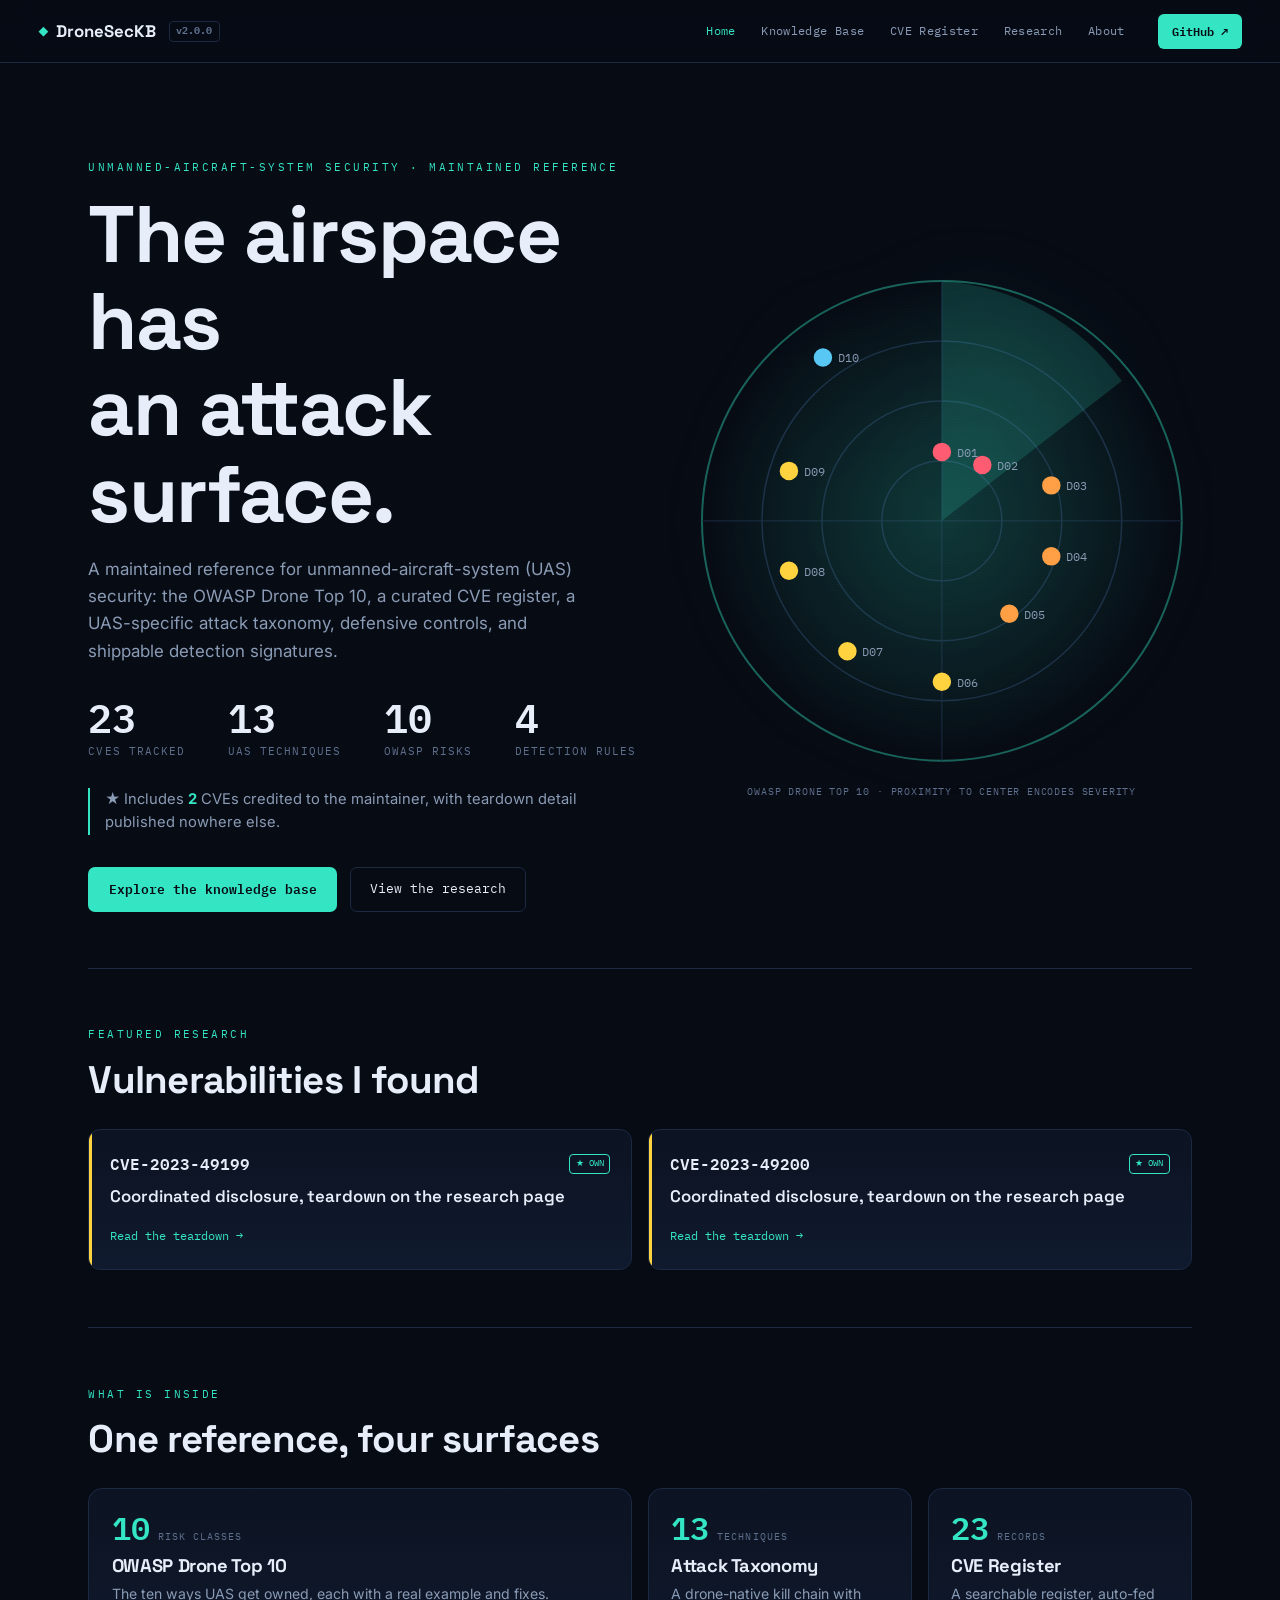
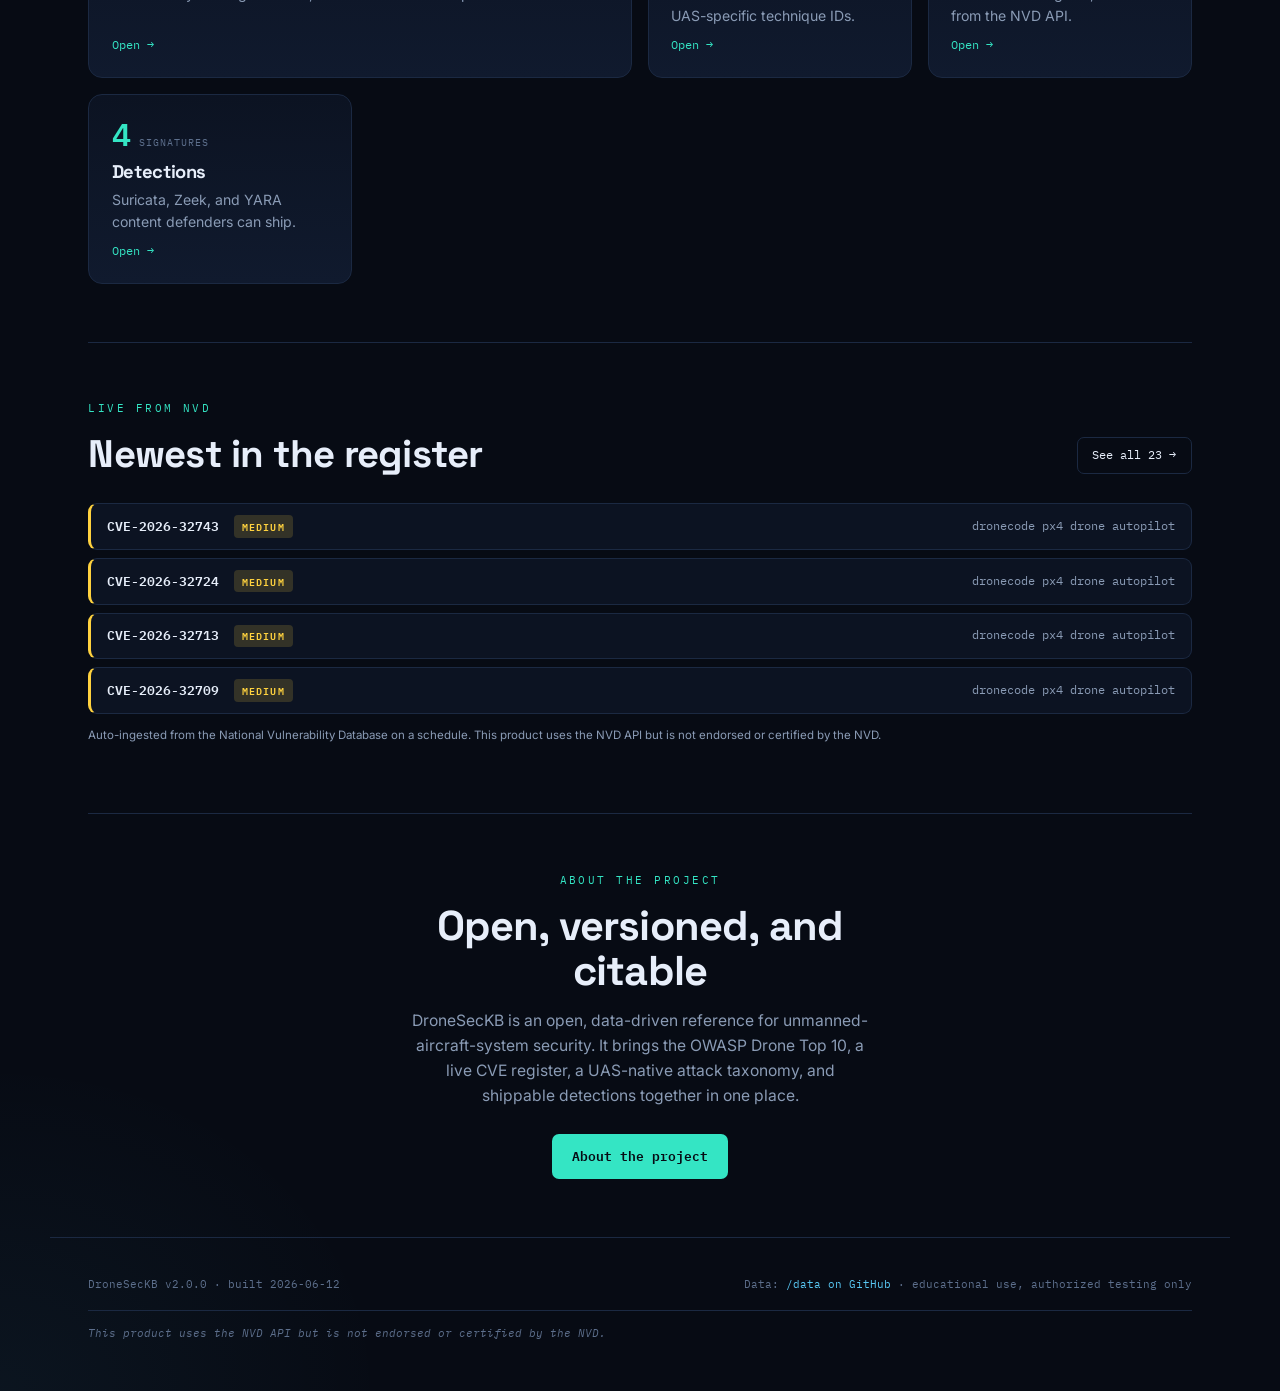
<file: index.html>
<!DOCTYPE html>
<html lang="en">
<head>
<meta charset="UTF-8">
<meta name="viewport" content="width=device-width, initial-scale=1">
<title>DroneSecKB · An open UAV cybersecurity reference</title>
<meta name="description" content="A maintained reference for unmanned-aircraft-system (UAS) security: the OWASP Drone Top 10, a curated CVE register, a UAS-specific attack taxonomy, defensive controls, and shippable detection signatures.">
<meta property="og:title" content="DroneSecKB · An open UAV cybersecurity reference">
<meta property="og:description" content="A maintained reference for unmanned-aircraft-system (UAS) security: the OWASP Drone Top 10, a curated CVE register, a UAS-specific attack taxonomy, defensive controls, and shippable detection signatures.">
<meta property="og:type" content="website">
<link rel="preconnect" href="https://fonts.googleapis.com">
<link rel="preconnect" href="https://fonts.gstatic.com" crossorigin>
<link href="https://fonts.googleapis.com/css2?family=Space+Grotesk:wght@400;500;600;700&family=Inter:wght@400;500;600&family=IBM+Plex+Mono:wght@400;500;600&display=swap" rel="stylesheet">
<style>:root{
  --void:#070B14; --panel:#0C1322; --panel-2:#101a2e; --panel-3:#0a1018; --grid:#1B2942; --grid-2:#243657;
  --ink:#E7EEFA; --muted:#8A9BB5; --faint:#5d6f8c;
  --scope:#34E5C4; --scope-2:#58C7F3;
  --critical:#FF5C72; --high:#FF9F45; --medium:#FFD23F; --low:#58C7F3; --na:#5d6f8c;
  --disp:'Space Grotesk',system-ui,sans-serif; --body:'Inter',system-ui,sans-serif; --mono:'IBM Plex Mono',ui-monospace,monospace;
  --maxw:1180px;
}
*{box-sizing:border-box}
html{scroll-behavior:smooth}
body{margin:0;background:var(--void);color:var(--ink);font-family:var(--body);line-height:1.6;-webkit-font-smoothing:antialiased;
  background-image:radial-gradient(900px 500px at 80% -10%,rgba(52,229,196,.07),transparent 60%),radial-gradient(700px 600px at 0% 100%,rgba(88,199,243,.05),transparent 55%);}
a{color:inherit;text-decoration:none}
h1,h2,h3,h4{font-family:var(--disp);font-weight:700;letter-spacing:-.02em;line-height:1.08;margin:0}
.eyebrow{font-family:var(--mono);font-size:.7rem;letter-spacing:.22em;color:var(--scope);text-transform:uppercase;margin:0 0 .9rem}
.muted{color:var(--muted)} .tiny{font-size:.72rem} .sm{font-size:.95rem}
.scanline{position:fixed;inset:0;pointer-events:none;z-index:200;mix-blend-mode:overlay;opacity:.5;background:repeating-linear-gradient(0deg,rgba(255,255,255,.018) 0 1px,transparent 1px 3px)}

/* topbar */
.topbar{position:sticky;top:0;z-index:100;display:flex;align-items:center;gap:1.4rem;padding:.85rem clamp(1rem,4vw,2.4rem);background:rgba(7,11,20,.8);backdrop-filter:blur(14px);border-bottom:1px solid var(--grid)}
.brand{font-family:var(--disp);font-weight:700;font-size:1.05rem;display:flex;align-items:center;gap:.5rem}
.brand .logo{color:var(--scope);font-size:.8rem}
.brand .ver{font-family:var(--mono);font-size:.62rem;color:var(--faint);padding:.1rem .4rem;border:1px solid var(--grid);border-radius:4px;margin-left:.3rem}
.nav{display:flex;gap:.2rem;margin-left:auto;flex-wrap:wrap}
.nav a{font-family:var(--mono);font-size:.74rem;letter-spacing:.03em;color:var(--muted);padding:.45rem .7rem;border-radius:6px;transition:.18s}
.nav a:hover{color:var(--ink);background:var(--panel)} .nav a.active{color:var(--scope)}
.ghbtn{font-family:var(--mono);font-size:.74rem;color:var(--void);background:var(--scope);padding:.5rem .85rem;border-radius:6px;font-weight:600;transition:.18s}
.ghbtn:hover{filter:brightness(1.1);transform:translateY(-1px)}
.menu-btn{display:none;background:transparent;border:1px solid var(--grid);color:var(--ink);font-size:1.1rem;border-radius:6px;padding:.3rem .6rem;cursor:pointer;margin-left:auto}

main{max-width:var(--maxw);margin:0 auto;padding:0 clamp(1rem,4vw,2.4rem)}

/* buttons */
.btn{font-family:var(--mono);font-size:.8rem;padding:.7rem 1.2rem;border-radius:7px;transition:.18s;border:1px solid transparent;display:inline-block}
.btn.sm{padding:.5rem .9rem;font-size:.74rem}
.btn.primary{background:var(--scope);color:var(--void);font-weight:600}
.btn.primary:hover{filter:brightness(1.1);transform:translateY(-1px)}
.btn.ghost{border-color:var(--grid);color:var(--ink)} .btn.ghost:hover{border-color:var(--scope);color:var(--scope)}

/* hero */
.hero{padding:clamp(3rem,8vw,6rem) 0 clamp(2rem,5vw,3.5rem)}
.hero-grid{display:grid;grid-template-columns:1.05fr .95fr;gap:clamp(1.5rem,4vw,3.5rem);align-items:center}
.hero h1{font-size:clamp(2.6rem,6.5vw,5rem);margin:.2rem 0 1.2rem}
.lede{font-size:1.06rem;color:var(--muted);max-width:46ch;margin:0 0 2rem} .lede.sm{font-size:.98rem}
.hero-stats{display:grid;grid-template-columns:repeat(4,auto);gap:clamp(1rem,3vw,2.4rem);margin-bottom:1.6rem}
.stat b{font-family:var(--mono);font-size:clamp(1.7rem,4vw,2.5rem);font-weight:600;display:block;line-height:1}
.stat span{font-family:var(--mono);font-size:.66rem;letter-spacing:.1em;text-transform:uppercase;color:var(--faint)}
.own-line{font-size:.92rem;color:var(--muted);border-left:2px solid var(--scope);padding-left:.9rem;margin:0 0 2rem}
.own-line b{color:var(--scope)}
.hero-cta{display:flex;gap:.8rem;flex-wrap:wrap}

/* radar */
.scope{margin:0;position:relative}
.scope svg{width:100%;height:auto;display:block;filter:drop-shadow(0 0 40px rgba(52,229,196,.18))}
.ring{fill:none;stroke:var(--grid);stroke-width:.3}.ring.outer{stroke:var(--scope);stroke-opacity:.4;stroke-width:.4}
.cross{stroke:var(--grid);stroke-width:.2}
.sweep{transform-origin:50px 50px;animation:sweep 4.4s linear infinite}.sweep path{fill:var(--scope);opacity:.16}
.blip circle{fill:var(--na)}
.blip .ping{fill:none;stroke:currentColor;stroke-width:.5;transform-origin:center;animation:ping 2.6s ease-out infinite;animation-delay:var(--d)}
.blip.sev-critical{color:var(--critical)}.blip.sev-critical circle:first-child{fill:var(--critical)}
.blip.sev-high{color:var(--high)}.blip.sev-high circle:first-child{fill:var(--high)}
.blip.sev-medium{color:var(--medium)}.blip.sev-medium circle:first-child{fill:var(--medium)}
.blip.sev-low{color:var(--low)}.blip.sev-low circle:first-child{fill:var(--low)}
.blip-label{font-family:var(--mono);font-size:2.4px;fill:var(--muted)}
.scope figcaption{font-family:var(--mono);font-size:.64rem;letter-spacing:.08em;color:var(--faint);text-align:center;margin-top:.8rem;text-transform:uppercase}
@keyframes sweep{to{transform:rotate(360deg)}}
@keyframes ping{0%{transform:scale(1);opacity:.9}80%,100%{transform:scale(4.5);opacity:0}}

/* page header */
.phead{padding:clamp(2.4rem,6vw,4rem) 0 1rem;max-width:64ch}
.phead h1{font-size:clamp(2.2rem,5vw,3.6rem);margin:.3rem 0 .8rem}
.phead-sub{color:var(--muted);font-size:1.02rem;margin:0}
.subnav{display:flex;gap:.4rem;flex-wrap:wrap;padding:1rem 0 0;border-bottom:1px solid var(--grid)}
.subnav a{font-family:var(--mono);font-size:.74rem;color:var(--muted);padding:.5rem .8rem;border-radius:7px 7px 0 0;transition:.16s}
.subnav a:hover{color:var(--scope);background:var(--panel)}

/* bands + blocks */
.band{padding:clamp(2.4rem,5vw,3.6rem) 0;border-top:1px solid var(--grid)}
.band-head{margin-bottom:1.8rem} .band-head.split{display:flex;justify-content:space-between;align-items:flex-end;gap:1rem;flex-wrap:wrap}
.band-head h2,.block-head h2{font-size:clamp(1.7rem,3.6vw,2.4rem);margin-top:.3rem}
.block{padding:clamp(2.4rem,6vw,4rem) 0;border-top:1px solid var(--grid)} .block.pt0{border-top:none;padding-top:1.4rem}
.block-head{margin-bottom:1.8rem;max-width:64ch}
.sub{color:var(--muted);font-size:.98rem;margin:0}

/* filters */
.filters{display:flex;gap:.4rem;flex-wrap:wrap;margin-top:1.1rem}
.chip{font-family:var(--mono);font-size:.72rem;color:var(--muted);background:transparent;border:1px solid var(--grid);padding:.4rem .8rem;border-radius:20px;cursor:pointer;transition:.16s}
.chip:hover{border-color:var(--scope);color:var(--ink)}
.chip.active{background:var(--scope);color:var(--void);border-color:var(--scope);font-weight:600}

/* generic cards */
.grid{display:grid;gap:1rem}
.owasp-grid{grid-template-columns:repeat(auto-fill,minmax(290px,1fr))}
.cve-grid{grid-template-columns:repeat(auto-fill,minmax(320px,1fr))}
.det-grid{grid-template-columns:repeat(auto-fill,minmax(360px,1fr))}
.card{background:linear-gradient(180deg,var(--panel),var(--panel-2));border:1px solid var(--grid);border-radius:12px;padding:1.25rem;position:relative;overflow:hidden;transition:.2s}
.card::before{content:"";position:absolute;left:0;top:0;bottom:0;width:3px;background:var(--na)}
.card.sev-critical::before{background:var(--critical)}.card.sev-high::before{background:var(--high)}.card.sev-medium::before{background:var(--medium)}.card.sev-low::before{background:var(--low)}
.card:hover{transform:translateY(-3px);border-color:var(--grid-2);box-shadow:0 18px 40px -22px rgba(0,0,0,.8)}
.card h3{font-size:1.12rem;margin-bottom:.3rem}.card .desc{color:var(--muted);font-size:.9rem;margin:.5rem 0}
.sev-pill{font-family:var(--mono);font-size:.6rem;letter-spacing:.12em;padding:.22rem .5rem;border-radius:4px;font-weight:600;white-space:nowrap}
.sev-pill.sev-critical{background:rgba(255,92,114,.16);color:var(--critical)}.sev-pill.sev-high{background:rgba(255,159,69,.16);color:var(--high)}
.sev-pill.sev-medium{background:rgba(255,210,63,.16);color:var(--medium)}.sev-pill.sev-low{background:rgba(88,199,243,.16);color:var(--low)}.sev-pill.sev-na{background:rgba(93,111,140,.16);color:var(--na)}

.card-top{display:flex;justify-content:space-between;align-items:center;margin-bottom:.7rem}
.rank{font-family:var(--mono);font-size:.95rem;font-weight:600;color:var(--scope)}
.proto{font-family:var(--mono);font-size:.7rem;color:var(--faint);text-transform:uppercase;letter-spacing:.06em;margin:.2rem 0 .5rem}
.example{font-size:.82rem;color:var(--muted);background:rgba(255,255,255,.02);border:1px solid var(--grid);border-radius:7px;padding:.6rem .7rem;margin:.6rem 0}
.example .lbl{font-family:var(--mono);font-size:.58rem;letter-spacing:.14em;color:var(--scope);display:block;margin-bottom:.2rem}
details summary{font-family:var(--mono);font-size:.72rem;color:var(--scope);cursor:pointer;padding:.3rem 0}
.mits{margin:.4rem 0;padding-left:1.1rem;font-size:.82rem;color:var(--muted)}.mits li{margin:.15rem 0}
.tags{display:flex;gap:.35rem;flex-wrap:wrap;margin-top:.5rem}
.tag,.mini{font-family:var(--mono);font-size:.62rem;color:var(--low);border:1px solid var(--grid);padding:.18rem .45rem;border-radius:5px}
.cvss-bar{display:flex;align-items:center;gap:.5rem;margin-top:.9rem}
.cvss-bar>span{height:5px;background:linear-gradient(90deg,var(--scope),var(--high));border-radius:3px;flex:0 0 auto;max-width:calc(100% - 3rem)}
.cvss-bar b{font-family:var(--mono);font-size:.78rem;margin-left:auto;flex:0 0 auto}

/* cve cards */
.cve-head{display:flex;justify-content:space-between;align-items:center}
.cve .own,.rcve .own,.feat-cve .own{font-family:var(--mono);font-size:.58rem;color:var(--scope);border:1px solid var(--scope);padding:.1rem .35rem;border-radius:4px;vertical-align:middle;margin-left:.3rem}
.nvdtag{font-family:var(--mono);font-size:.56rem;color:var(--low);border:1px solid var(--low);padding:.08rem .3rem;border-radius:4px;vertical-align:middle;margin-left:.3rem;letter-spacing:.06em}
.cve[data-fill="1"]{box-shadow:inset 0 0 0 1px rgba(52,229,196,.35)}
.cve-title{font-size:.9rem;margin:.35rem 0 .7rem}
.cve-meta{display:grid;grid-template-columns:1fr 1fr;gap:.4rem .9rem;margin:0 0 .7rem}.cve-meta.wide{grid-template-columns:repeat(4,1fr)}
.cve-meta div{border-bottom:1px solid var(--grid);padding-bottom:.25rem}
.cve-meta dt{font-family:var(--mono);font-size:.56rem;letter-spacing:.1em;color:var(--faint)}
.cve-meta dd{margin:0;font-size:.82rem;font-family:var(--mono)}
.cve-desc{font-size:.84rem;color:var(--muted);margin:.2rem 0 .8rem}
.cve-foot{display:flex;justify-content:space-between;align-items:center;font-family:var(--mono);font-size:.68rem}
.cve-foot .by{color:var(--faint)}.cve-foot .refs a{color:var(--low);margin-left:.5rem}.cve-foot .refs a:hover{color:var(--scope)}
.cve-controls{display:flex;flex-wrap:wrap;gap:.8rem;align-items:center;margin:0 0 1.4rem}
#cve-search{font-family:var(--mono);font-size:.8rem;background:var(--panel);border:1px solid var(--grid);color:var(--ink);padding:.6rem .9rem;border-radius:8px;min-width:240px;flex:1}
#cve-search:focus{outline:none;border-color:var(--scope)}
.empty{font-family:var(--mono);color:var(--faint);text-align:center;padding:2rem}

/* matrix */
.matrix{display:flex;gap:.8rem;overflow-x:auto;padding-bottom:1rem}
.col{flex:1 0 200px;min-width:200px}
.col-head{display:flex;align-items:center;gap:.5rem;font-family:var(--disp);font-weight:600;font-size:.9rem;padding:.6rem .7rem;background:var(--panel);border:1px solid var(--grid);border-radius:8px;margin-bottom:.6rem}
.col-head .ph{font-family:var(--mono);font-size:.7rem;color:var(--scope)}
.cell{background:linear-gradient(180deg,var(--panel),var(--panel-2));border:1px solid var(--grid);border-left:3px solid var(--na);border-radius:8px;padding:.7rem;margin-bottom:.55rem;display:flex;flex-direction:column;gap:.25rem;transition:.16s}
.cell.sev-critical{border-left-color:var(--critical)}.cell.sev-high{border-left-color:var(--high)}.cell.sev-medium{border-left-color:var(--medium)}.cell.sev-low{border-left-color:var(--low)}
.cell:hover{transform:translateX(2px);border-color:var(--grid-2)}
.cell .tid{font-family:var(--mono);font-size:.64rem;color:var(--scope);letter-spacing:.04em}
.cell .tname{font-weight:600;font-size:.9rem}.cell .tsum{font-size:.78rem;color:var(--muted)}
.cell .tcves{display:flex;gap:.3rem;flex-wrap:wrap;margin-top:.2rem}

/* detections */
.det pre{background:#060a12;border:1px solid var(--grid);border-radius:8px;padding:.8rem;overflow-x:auto;margin:.6rem 0}
.det code{font-family:var(--mono);font-size:.72rem;color:#bfe9dd;white-space:pre}
.det-head{display:flex;justify-content:space-between;align-items:center;margin-bottom:.4rem}
.engine{font-family:var(--mono);font-size:.66rem;font-weight:600;color:var(--void);background:var(--scope);padding:.2rem .5rem;border-radius:4px}
.det-tactic{font-family:var(--mono);font-size:.66rem;color:var(--faint);letter-spacing:.06em;text-transform:uppercase}

/* home: featured cve */
.feat-grid{display:grid;grid-template-columns:1fr 1fr;gap:1rem}
.feat-cve{background:linear-gradient(180deg,var(--panel),var(--panel-2));border:1px solid var(--grid);border-radius:12px;padding:1.3rem;position:relative;overflow:hidden;transition:.2s;display:block}
.feat-cve::before{content:"";position:absolute;left:0;top:0;bottom:0;width:3px;background:var(--na)}
.feat-cve.sev-critical::before{background:var(--critical)}.feat-cve.sev-high::before{background:var(--high)}.feat-cve.sev-medium::before{background:var(--medium)}.feat-cve.sev-low::before{background:var(--low)}
.feat-cve:hover{transform:translateY(-3px);border-color:var(--scope)}
.feat-top{display:flex;justify-content:space-between;align-items:center;margin-bottom:.6rem}
.feat-top .cid{font-family:var(--mono);font-weight:600}
.feat-t{font-size:1.05rem;font-family:var(--disp);font-weight:600;margin:.2rem 0 1rem;line-height:1.2}
.feat-link{font-family:var(--mono);font-size:.74rem;color:var(--scope)}

/* home: bento */
.bento-grid{display:grid;grid-template-columns:repeat(4,1fr);gap:1rem}
.bento{background:linear-gradient(180deg,var(--panel),var(--panel-2));border:1px solid var(--grid);border-radius:14px;padding:1.4rem;transition:.2s;display:flex;flex-direction:column;gap:.4rem;min-height:190px}
.bento.span2{grid-column:span 2}
.bento:hover{transform:translateY(-3px);border-color:var(--scope);box-shadow:0 18px 40px -22px rgba(0,0,0,.8)}
.bento-n{display:flex;align-items:baseline;gap:.5rem}
.bento-n b{font-family:var(--mono);font-size:2rem;font-weight:600;color:var(--scope);line-height:1}
.bento-n span{font-family:var(--mono);font-size:.64rem;text-transform:uppercase;letter-spacing:.1em;color:var(--faint)}
.bento h3{font-size:1.15rem;margin-top:.3rem}.bento p{color:var(--muted);font-size:.88rem;margin:0;flex:1}
.bento-go{font-family:var(--mono);font-size:.72rem;color:var(--scope)}

/* home: nvd list */
.nvd-list{display:flex;flex-direction:column;gap:.5rem}
.nvd-row{display:grid;grid-template-columns:auto auto 1fr;align-items:center;gap:.9rem;padding:.7rem 1rem;background:var(--panel);border:1px solid var(--grid);border-left:3px solid var(--na);border-radius:9px;transition:.16s}
.nvd-row.sev-critical{border-left-color:var(--critical)}.nvd-row.sev-high{border-left-color:var(--high)}.nvd-row.sev-medium{border-left-color:var(--medium)}.nvd-row.sev-low{border-left-color:var(--low)}
.nvd-row:hover{border-color:var(--grid-2);transform:translateX(2px)}
.nr-id{font-family:var(--mono);font-size:.82rem;font-weight:600}
.nr-prod{font-family:var(--mono);font-size:.74rem;color:var(--muted);text-align:right}

/* home: about teaser */
.about-teaser{text-align:center}
.about-teaser h2{font-size:clamp(1.7rem,4vw,2.6rem);max-width:18ch;margin:.4rem auto .9rem}
.about-teaser .lede{margin:0 auto 1.6rem}

/* research page */
.rcve-grid{display:grid;gap:1.2rem}
.rcve{background:linear-gradient(180deg,var(--panel),var(--panel-2));border:1px solid var(--grid);border-radius:14px;padding:1.5rem;position:relative;overflow:hidden}
.rcve::before{content:"";position:absolute;left:0;top:0;bottom:0;width:4px;background:var(--na)}
.rcve.sev-critical::before{background:var(--critical)}.rcve.sev-high::before{background:var(--high)}.rcve.sev-medium::before{background:var(--medium)}.rcve.sev-low::before{background:var(--low)}
.rcve-head{display:flex;justify-content:space-between;align-items:center;margin-bottom:.5rem}
.rcve-head .cid{font-family:var(--mono);font-weight:600;font-size:1.05rem}
.rcve h3{font-size:1.4rem;margin:.2rem 0 1rem}
.rcve-desc{color:var(--muted);margin:0 0 1rem}
.teardown{background:#060a12;border:1px solid var(--grid);border-radius:9px;padding:1rem;margin-bottom:1rem}
.teardown.pending{opacity:.7}
.teardown .lbl{font-family:var(--mono);font-size:.6rem;letter-spacing:.14em;color:var(--scope);display:block;margin-bottom:.4rem}
.teardown p{margin:0;font-family:var(--mono);font-size:.82rem;color:#cfe0f2}
.rcve-refs{display:flex;gap:.6rem;flex-wrap:wrap}
.rcve-refs a{font-family:var(--mono);font-size:.72rem;color:var(--low)}.rcve-refs a:hover{color:var(--scope)}

/* methodology */
.methodology{display:grid;grid-template-columns:repeat(4,1fr);gap:1rem}
.mstep{display:flex;gap:.8rem;background:var(--panel);border:1px solid var(--grid);border-radius:12px;padding:1.2rem}
.ms-n{font-family:var(--mono);font-size:1.1rem;font-weight:600;color:var(--scope)}
.mstep h4{font-size:1rem;margin-bottom:.3rem}.mstep p{margin:0;color:var(--muted);font-size:.84rem}

/* two col + lists */
.two-col{display:grid;grid-template-columns:1fr 1fr;gap:2rem}
.pub-list,.contrib-list{list-style:none;margin:0;padding:0;display:flex;flex-direction:column;gap:.7rem}
.pub{display:flex;justify-content:space-between;align-items:center;gap:1rem;background:var(--panel);border:1px solid var(--grid);border-radius:9px;padding:.9rem 1rem}
.pub-t{display:block;font-weight:600;font-size:.92rem}.pub-v{font-family:var(--mono);font-size:.72rem;color:var(--faint)}
.pub a{font-family:var(--mono);font-size:.72rem;color:var(--scope);white-space:nowrap}
.contrib-list li{background:var(--panel);border:1px solid var(--grid);border-left:3px solid var(--scope);border-radius:9px;padding:.8rem 1rem;color:var(--muted);font-size:.9rem}

/* about: bio */
.about-cols{display:grid;grid-template-columns:1.5fr 1fr;gap:2rem;align-items:start}
.about-p{color:var(--muted);max-width:60ch}
.cols3{display:grid;grid-template-columns:repeat(3,1fr);gap:1rem}
.codeblock pre{background:#060a12;border:1px solid var(--grid);border-radius:10px;padding:1rem;overflow-x:auto;margin:0}
.codeblock code{font-family:var(--mono);font-size:.72rem;color:#9fb6d4;white-space:pre}
.maintainer{text-align:left}
.m-links{display:flex;gap:.8rem;flex-wrap:wrap;margin:1.2rem 0}
.bio-grid{display:grid;grid-template-columns:1.5fr 1fr;gap:2rem;align-items:start}
.bio-lead{font-family:var(--disp);font-size:1.4rem;font-weight:600;line-height:1.3;margin:0 0 1rem;color:var(--ink)}
.bio p{color:var(--muted)}
.bio-side{background:linear-gradient(180deg,var(--panel),var(--panel-2));border:1px solid var(--grid);border-radius:14px;padding:1.4rem;display:flex;flex-direction:column;gap:1rem}
.bio-stat{display:flex;align-items:baseline;gap:.6rem;border-bottom:1px solid var(--grid);padding-bottom:.7rem}
.bio-stat b{font-family:var(--mono);font-size:1.6rem;font-weight:600;color:var(--scope)}
.bio-stat span{font-family:var(--mono);font-size:.7rem;text-transform:uppercase;letter-spacing:.08em;color:var(--faint)}
.contacts{display:flex;flex-direction:column;gap:.5rem;margin-top:.3rem}
.contact-link{font-family:var(--mono);font-size:.8rem;color:var(--scope);padding:.5rem .7rem;border:1px solid var(--grid);border-radius:8px;transition:.16s}
.contact-link:hover{border-color:var(--scope);background:rgba(52,229,196,.06)}

/* about: focus */
.focus-grid{display:grid;grid-template-columns:repeat(4,1fr);gap:1rem}
.focus{background:linear-gradient(180deg,var(--panel),var(--panel-2));border:1px solid var(--grid);border-radius:12px;padding:1.3rem;transition:.2s}
.focus:hover{transform:translateY(-3px);border-color:var(--grid-2)}
.focus-ic{color:var(--scope);display:inline-flex}.focus-ic .ic{width:26px;height:26px}
.focus h3{font-size:1.05rem;margin:.7rem 0 .4rem}.focus p{margin:0;color:var(--muted);font-size:.85rem}

/* about: skills */
.skills-grid{display:grid;grid-template-columns:repeat(2,1fr);gap:1.2rem}
.skillgroup{background:var(--panel);border:1px solid var(--grid);border-radius:12px;padding:1.2rem}
.skillgroup h4{font-family:var(--mono);font-size:.74rem;letter-spacing:.1em;text-transform:uppercase;color:var(--scope);margin-bottom:.8rem}
.chips{display:flex;flex-wrap:wrap;gap:.45rem}
.schip{font-family:var(--mono);font-size:.74rem;color:var(--ink);background:rgba(255,255,255,.03);border:1px solid var(--grid);padding:.35rem .65rem;border-radius:7px}

/* about: timeline */
.timeline{position:relative;padding-left:1.4rem}
.timeline::before{content:"";position:absolute;left:4px;top:.4rem;bottom:.4rem;width:1px;background:var(--grid)}
.tl-item{position:relative;margin-bottom:1.4rem}
.tl-dot{position:absolute;left:-1.4rem;top:.35rem;width:9px;height:9px;border-radius:50%;background:var(--scope);box-shadow:0 0 0 4px rgba(52,229,196,.12)}
.tl-top{display:flex;justify-content:space-between;gap:1rem;flex-wrap:wrap}
.tl-role{font-family:var(--disp);font-weight:600;font-size:1.05rem}
.tl-period{font-family:var(--mono);font-size:.74rem;color:var(--faint)}
.tl-org{font-family:var(--mono);font-size:.8rem;color:var(--scope)}
.tl-body ul{margin:.5rem 0 0;padding-left:1.1rem;color:var(--muted);font-size:.88rem}

/* about: education */
.edu-list{display:flex;flex-direction:column;gap:.7rem}
.edu{display:flex;justify-content:space-between;gap:1rem;flex-wrap:wrap;background:var(--panel);border:1px solid var(--grid);border-radius:9px;padding:.9rem 1rem}
.edu-d{font-family:var(--disp);font-weight:600}.edu-s{font-family:var(--mono);font-size:.78rem;color:var(--faint)}

/* footer */
.foot{max-width:var(--maxw);margin:0 auto;padding:2.4rem clamp(1rem,4vw,2.4rem) 3rem;border-top:1px solid var(--grid)}
.foot-row{display:flex;justify-content:space-between;flex-wrap:wrap;gap:.6rem;font-family:var(--mono);font-size:.7rem;color:var(--faint)}
.foot a{color:var(--low)}
.nvd-attr{font-family:var(--mono);font-size:.7rem;color:var(--faint);font-style:italic;border-top:1px solid var(--grid);padding-top:.9rem;margin:1rem 0 0}

:focus-visible{outline:2px solid var(--scope);outline-offset:2px;border-radius:4px}

/* reveal animation */
.reveal{opacity:0;transform:translateY(14px);transition:opacity .6s ease,transform .6s ease}
.reveal.in{opacity:1;transform:none}

@media(max-width:900px){
  .bento-grid,.methodology,.focus-grid{grid-template-columns:repeat(2,1fr)}
  .bento.span2{grid-column:span 2}
}
@media(max-width:860px){
  .menu-btn{display:block}
  .nav{display:none;position:absolute;top:100%;left:0;right:0;flex-direction:column;background:rgba(7,11,20,.97);backdrop-filter:blur(14px);border-bottom:1px solid var(--grid);padding:.6rem clamp(1rem,4vw,2.4rem) 1rem;gap:.1rem}
  .nav.open{display:flex}
  .nav a{padding:.7rem .5rem}
  .ghbtn{display:none}
  .hero-grid{grid-template-columns:1fr}.scope{max-width:380px;margin:0 auto;order:-1}
  .feat-grid,.two-col,.bio-grid,.skills-grid,.about-cols{grid-template-columns:1fr}
  .cols3{grid-template-columns:1fr}
  .nvd-row{grid-template-columns:auto 1fr;row-gap:.3rem}.nr-prod{text-align:left;grid-column:1/-1}
}
@media(max-width:480px){
  .hero-stats{grid-template-columns:repeat(2,1fr);gap:1.2rem}
  .bento-grid,.methodology,.focus-grid{grid-template-columns:1fr}.bento.span2{grid-column:span 1}
  .cve-meta.wide{grid-template-columns:1fr 1fr}
}
@media(prefers-reduced-motion:reduce){
  html{scroll-behavior:auto}.sweep,.blip .ping{animation:none}.sweep path{opacity:.1}
  .reveal{opacity:1;transform:none;transition:none}*{transition:none!important}
}
</style>
</head>
<body>
<div class="scanline" aria-hidden="true"></div>
<header class="topbar">
  <a class="brand" href="index.html"><span class="logo" aria-hidden="true">&#9670;</span>DroneSecKB<span class="ver">v2.0.0</span></a>
  <button class="menu-btn" aria-label="Menu" aria-expanded="false">&#9776;</button>
  <nav class="nav"><a href="index.html" class="active">Home</a><a href="knowledge.html">Knowledge Base</a><a href="cves.html">CVE Register</a><a href="research.html">Research</a><a href="about.html">About</a></nav>
  <a class="ghbtn" href="https://github.com/Sandesh028/Comprehensive-Drone-Security-Knowledge-Base" target="_blank" rel="noopener">GitHub &#8599;</a>
</header>
<main>
<section class="hero">
  <div class="hero-grid">
    <div class="hero-copy reveal">
      <p class="eyebrow">UNMANNED-AIRCRAFT-SYSTEM SECURITY &middot; MAINTAINED REFERENCE</p>
      <h1>The airspace has<br>an attack surface.</h1>
      <p class="lede">A maintained reference for unmanned-aircraft-system (UAS) security: the OWASP Drone Top 10, a curated CVE register, a UAS-specific attack taxonomy, defensive controls, and shippable detection signatures.</p>
      <div class="hero-stats">
        <div class="stat"><b data-count="23">0</b><span>CVEs tracked</span></div>
        <div class="stat"><b data-count="13">0</b><span>UAS techniques</span></div>
        <div class="stat"><b data-count="10">0</b><span>OWASP risks</span></div>
        <div class="stat"><b data-count="4">0</b><span>Detection rules</span></div>
      </div>
      <p class="own-line">&#9733; Includes <b>2</b> CVEs credited to the maintainer, with teardown detail published nowhere else.</p>
      <div class="hero-cta"><a class="btn primary" href="knowledge.html">Explore the knowledge base</a><a class="btn ghost" href="research.html">View the research</a></div>
    </div>
    <figure class="scope reveal" aria-label="Threat scope: OWASP Drone Top 10 by severity, center is most critical">
      <svg viewBox="0 0 100 100" role="img">
      <defs><radialGradient id="g" cx="50%" cy="50%" r="50%"><stop offset="0%" stop-color="var(--scope)" stop-opacity=".18"/><stop offset="100%" stop-color="var(--scope)" stop-opacity="0"/></radialGradient></defs>
      <circle cx="50" cy="50" r="48" class="ring outer"/><circle cx="50" cy="50" r="36" class="ring"/><circle cx="50" cy="50" r="24" class="ring"/><circle cx="50" cy="50" r="12" class="ring"/><line x1="50" y1="2" x2="50" y2="98" class="cross"/><line x1="2" y1="50" x2="98" y2="50" class="cross"/>
      <circle cx="50" cy="50" r="48" fill="url(#g)"/><g class="sweep"><path d="M50 50 L50 2 A48 48 0 0 1 86 22 Z"/></g><g class="blip sev-critical" style="--d:0.0s" transform="translate(50.0,36.2)"><circle r="1.6"/><circle class="ping" r="1.6"/><text x="3" y="1" class="blip-label">D01</text></g><g class="blip sev-critical" style="--d:0.12s" transform="translate(58.1,38.8)"><circle r="1.6"/><circle class="ping" r="1.6"/><text x="3" y="1" class="blip-label">D02</text></g><g class="blip sev-high" style="--d:0.24s" transform="translate(71.9,42.9)"><circle r="1.6"/><circle class="ping" r="1.6"/><text x="3" y="1" class="blip-label">D03</text></g><g class="blip sev-high" style="--d:0.36s" transform="translate(71.9,57.1)"><circle r="1.6"/><circle class="ping" r="1.6"/><text x="3" y="1" class="blip-label">D04</text></g><g class="blip sev-high" style="--d:0.48s" transform="translate(63.5,68.6)"><circle r="1.6"/><circle class="ping" r="1.6"/><text x="3" y="1" class="blip-label">D05</text></g><g class="blip sev-medium" style="--d:0.6s" transform="translate(50.0,82.2)"><circle r="1.6"/><circle class="ping" r="1.6"/><text x="3" y="1" class="blip-label">D06</text></g><g class="blip sev-medium" style="--d:0.72s" transform="translate(31.1,76.1)"><circle r="1.6"/><circle class="ping" r="1.6"/><text x="3" y="1" class="blip-label">D07</text></g><g class="blip sev-medium" style="--d:0.84s" transform="translate(19.4,60.0)"><circle r="1.6"/><circle class="ping" r="1.6"/><text x="3" y="1" class="blip-label">D08</text></g><g class="blip sev-medium" style="--d:0.96s" transform="translate(19.4,40.0)"><circle r="1.6"/><circle class="ping" r="1.6"/><text x="3" y="1" class="blip-label">D09</text></g><g class="blip sev-low" style="--d:1.08s" transform="translate(26.2,17.3)"><circle r="1.6"/><circle class="ping" r="1.6"/><text x="3" y="1" class="blip-label">D10</text></g></svg><figcaption>OWASP Drone Top 10 &middot; proximity to center encodes severity</figcaption>
    </figure>
  </div>
</section>

<section class="band reveal">
  <div class="band-head"><p class="eyebrow">FEATURED RESEARCH</p><h2>Vulnerabilities I found</h2></div>
  <div class="feat-grid"><a class="feat-cve sev-medium" href="research.html">
        <div class="feat-top"><span class="cid">CVE-2023-49199</span><span class="own">&#9733; OWN</span></div>
        <p class="feat-t">Coordinated disclosure, teardown on the research page</p>
        <span class="feat-link">Read the teardown &#8594;</span></a><a class="feat-cve sev-medium" href="research.html">
        <div class="feat-top"><span class="cid">CVE-2023-49200</span><span class="own">&#9733; OWN</span></div>
        <p class="feat-t">Coordinated disclosure, teardown on the research page</p>
        <span class="feat-link">Read the teardown &#8594;</span></a></div>
</section>

<section class="band reveal">
  <div class="band-head"><p class="eyebrow">WHAT IS INSIDE</p><h2>One reference, four surfaces</h2></div>
  <div class="bento-grid"><a class="bento span2" href="knowledge.html">
        <div class="bento-n"><b data-count="10">0</b><span>risk classes</span></div>
        <h3>OWASP Drone Top 10</h3><p>The ten ways UAS get owned, each with a real example and fixes.</p><span class="bento-go">Open &#8594;</span></a><a class="bento " href="knowledge.html#taxonomy">
        <div class="bento-n"><b data-count="13">0</b><span>techniques</span></div>
        <h3>Attack Taxonomy</h3><p>A drone-native kill chain with UAS-specific technique IDs.</p><span class="bento-go">Open &#8594;</span></a><a class="bento " href="cves.html">
        <div class="bento-n"><b data-count="23">0</b><span>records</span></div>
        <h3>CVE Register</h3><p>A searchable register, auto-fed from the NVD API.</p><span class="bento-go">Open &#8594;</span></a><a class="bento " href="knowledge.html#detections">
        <div class="bento-n"><b data-count="4">0</b><span>signatures</span></div>
        <h3>Detections</h3><p>Suricata, Zeek, and YARA content defenders can ship.</p><span class="bento-go">Open &#8594;</span></a></div>
</section>

<section class="band reveal">
  <div class="band-head split"><div><p class="eyebrow">LIVE FROM NVD</p><h2>Newest in the register</h2></div><a class="btn ghost sm" href="cves.html">See all 23 &#8594;</a></div>
  <div class="nvd-list"><a class="nvd-row sev-medium" href="cves.html">
        <span class="nr-id">CVE-2026-32743</span><span class="sev-pill sev-medium">MEDIUM</span>
        <span class="nr-prod">dronecode px4 drone autopilot</span></a><a class="nvd-row sev-medium" href="cves.html">
        <span class="nr-id">CVE-2026-32724</span><span class="sev-pill sev-medium">MEDIUM</span>
        <span class="nr-prod">dronecode px4 drone autopilot</span></a><a class="nvd-row sev-medium" href="cves.html">
        <span class="nr-id">CVE-2026-32713</span><span class="sev-pill sev-medium">MEDIUM</span>
        <span class="nr-prod">dronecode px4 drone autopilot</span></a><a class="nvd-row sev-medium" href="cves.html">
        <span class="nr-id">CVE-2026-32709</span><span class="sev-pill sev-medium">MEDIUM</span>
        <span class="nr-prod">dronecode px4 drone autopilot</span></a></div>
  <p class="muted tiny">Auto-ingested from the National Vulnerability Database on a schedule. This product uses the NVD API but is not endorsed or certified by the NVD.</p>
</section>

<section class="band about-teaser reveal">
  <div><p class="eyebrow">ABOUT THE PROJECT</p><h2>Open, versioned, and citable</h2>
  <p class="lede sm">DroneSecKB is an open, data-driven reference for unmanned-aircraft-system security. It brings the OWASP Drone Top 10, a live CVE register, a UAS-native attack taxonomy, and shippable detections together in one place.</p>
  <a class="btn primary" href="about.html">About the project</a></div>
</section></main>
<footer class="foot">
  <div class="foot-row">
    <span>DroneSecKB v2.0.0 &middot; built 2026-06-12</span>
    <span>Data: <a href="https://github.com/Sandesh028/Comprehensive-Drone-Security-Knowledge-Base" target="_blank" rel="noopener">/data on GitHub</a> &middot; educational use, authorized testing only</span>
  </div>
  <p class="nvd-attr">This product uses the NVD API but is not endorsed or certified by the NVD.</p>
</footer>
<script>// reduced motion
var reduce = matchMedia('(prefers-reduced-motion:reduce)').matches;

// count-up stats
function countUp(el){
  var target = +el.dataset.count, dur = 900, t0 = performance.now();
  function step(t){ var p = Math.min((t-t0)/dur,1);
    el.textContent = Math.round(target*(1-Math.pow(1-p,3)));
    if(p<1) requestAnimationFrame(step); }
  requestAnimationFrame(step);
}
function runCounts(){
  document.querySelectorAll('b[data-count]').forEach(function(el){
    if(el.dataset.done) return;
    if(reduce){ el.textContent = el.dataset.count; el.dataset.done='1'; return; }
    el.dataset.done='1'; countUp(el);
  });
}

// reveal on scroll
if(!reduce && 'IntersectionObserver' in window){
  var revObs = new IntersectionObserver(function(es){
    es.forEach(function(en){ if(en.isIntersecting){ en.target.classList.add('in'); revObs.unobserve(en.target);
      en.target.querySelectorAll('b[data-count]').forEach(function(el){ if(!el.dataset.done){ el.dataset.done='1'; countUp(el); } });
    }});
  },{rootMargin:'0px 0px -8% 0px'});
  document.querySelectorAll('.reveal').forEach(function(el){ revObs.observe(el); });
} else {
  document.querySelectorAll('.reveal').forEach(function(el){ el.classList.add('in'); });
}
runCounts();

// severity filters + search
var search = document.getElementById('cve-search');
function activeSev(target){
  var g = document.querySelector('.filters[data-target="'+target+'"] .chip.active');
  return g ? g.dataset.sev : 'all';
}
function applyFilters(target){
  if(target === 'owasp'){
    var sev = activeSev('owasp');
    document.querySelectorAll('#owasp-grid .card').forEach(function(c){
      c.style.display = (sev==='all'||c.dataset.sev===sev) ? '' : 'none';
    });
  } else {
    var sev = activeSev('cve'), q = (search?search.value:'').trim().toLowerCase(), shown = 0;
    document.querySelectorAll('#cve-grid .card').forEach(function(c){
      var ok = (sev==='all'||c.dataset.sev===sev) && (!q || c.dataset.q.indexOf(q)>-1);
      c.style.display = ok ? '' : 'none'; if(ok) shown++;
    });
    var empty = document.getElementById('cve-empty'); if(empty) empty.hidden = shown>0;
  }
}
document.querySelectorAll('.filters').forEach(function(group){
  var target = group.dataset.target;
  group.addEventListener('click', function(e){
    var btn = e.target.closest('.chip'); if(!btn) return;
    group.querySelectorAll('.chip').forEach(function(c){ c.classList.remove('active'); });
    btn.classList.add('active'); applyFilters(target);
  });
});
if(search) search.addEventListener('input', function(){ applyFilters('cve'); });

// mobile menu
var menuBtn = document.querySelector('.menu-btn'), nav = document.querySelector('.nav');
if(menuBtn && nav){
  menuBtn.addEventListener('click', function(){
    var open = nav.classList.toggle('open');
    menuBtn.setAttribute('aria-expanded', open ? 'true' : 'false');
  });
}
</script>
</body>
</html>
</file>
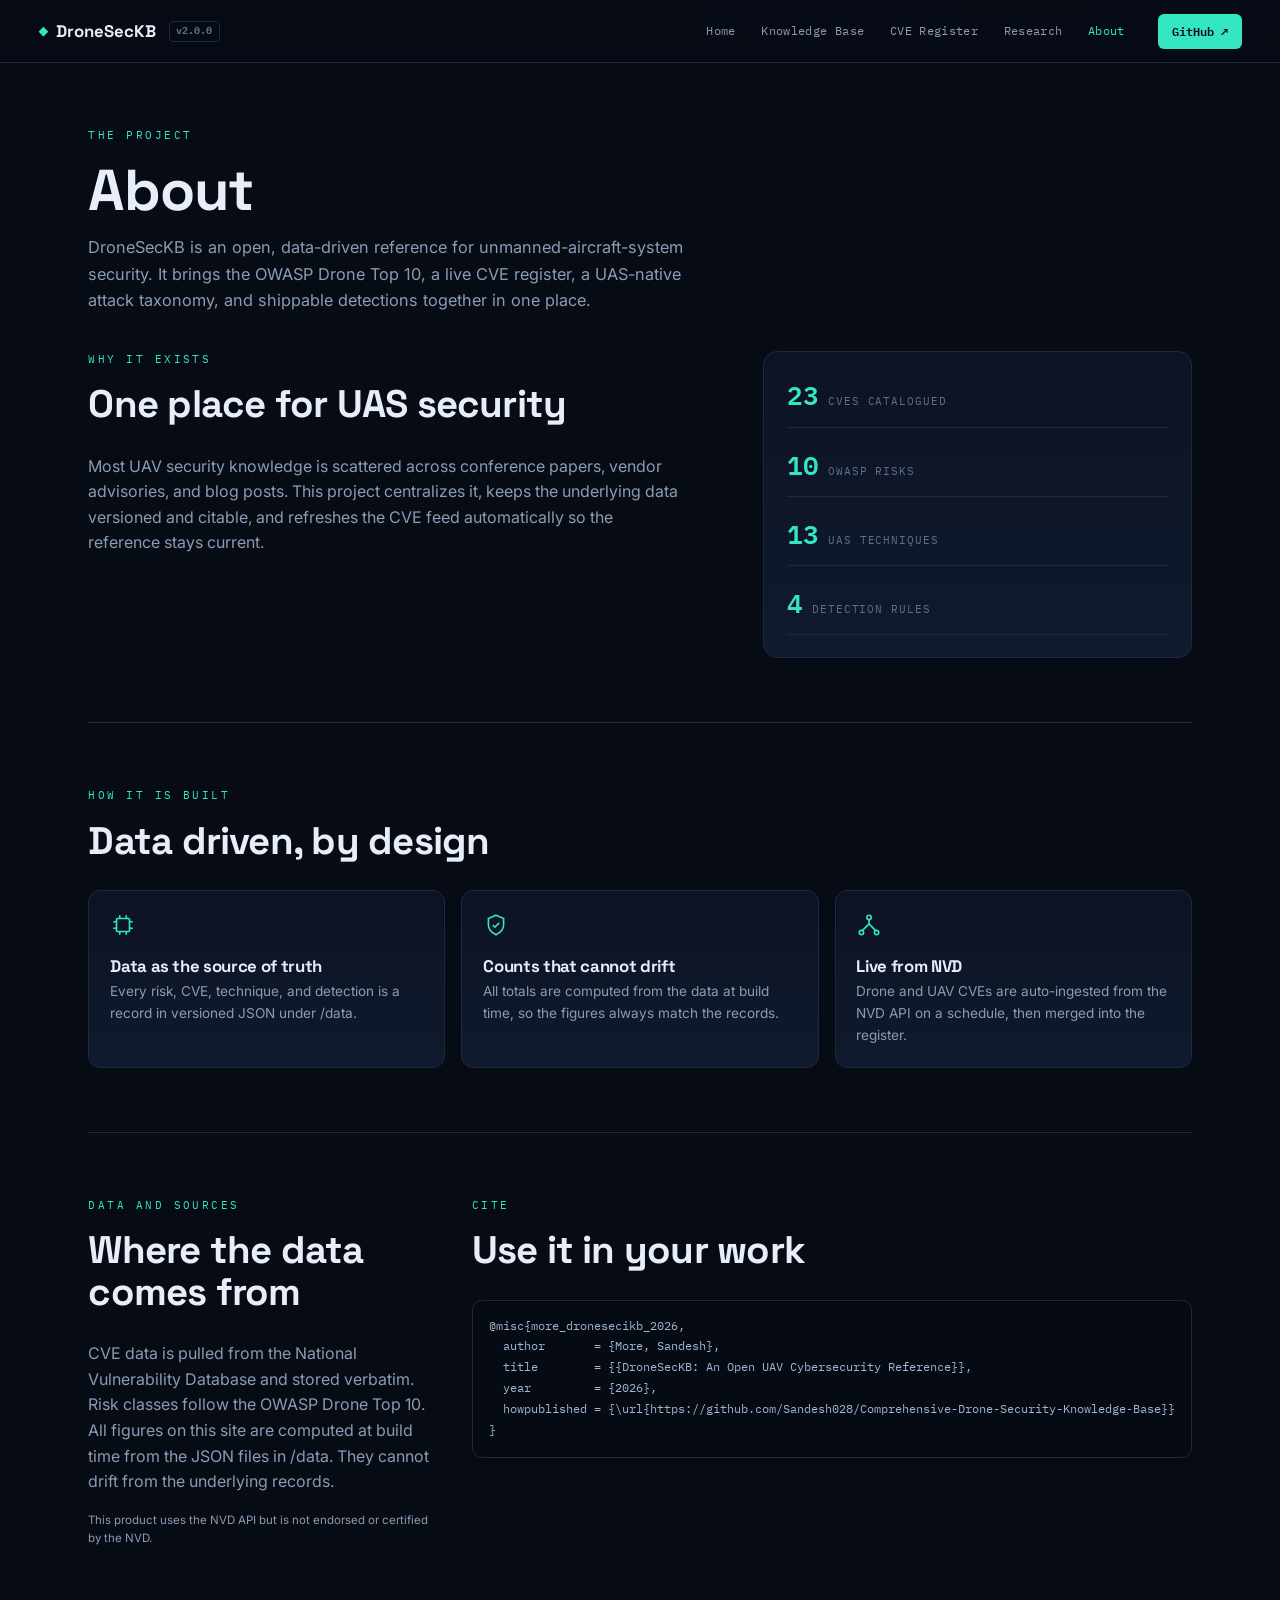
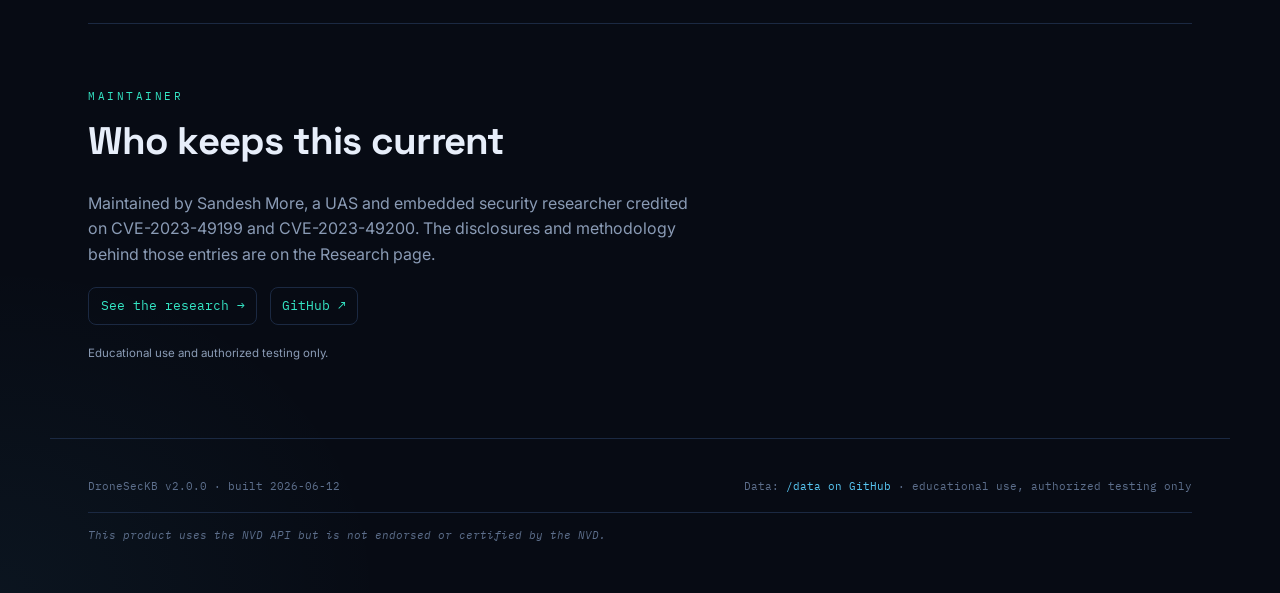
<file: about.html>
<!DOCTYPE html>
<html lang="en">
<head>
<meta charset="UTF-8">
<meta name="viewport" content="width=device-width, initial-scale=1">
<title>About · DroneSecKB</title>
<meta name="description" content="DroneSecKB is an open, data-driven reference for unmanned-aircraft-system security. It brings the OWASP Drone Top 10, a live CVE register, a UAS-native attack taxonomy, and shippable detections together in one place.">
<meta property="og:title" content="About · DroneSecKB">
<meta property="og:description" content="DroneSecKB is an open, data-driven reference for unmanned-aircraft-system security. It brings the OWASP Drone Top 10, a live CVE register, a UAS-native attack taxonomy, and shippable detections together in one place.">
<meta property="og:type" content="website">
<link rel="preconnect" href="https://fonts.googleapis.com">
<link rel="preconnect" href="https://fonts.gstatic.com" crossorigin>
<link href="https://fonts.googleapis.com/css2?family=Space+Grotesk:wght@400;500;600;700&family=Inter:wght@400;500;600&family=IBM+Plex+Mono:wght@400;500;600&display=swap" rel="stylesheet">
<style>:root{
  --void:#070B14; --panel:#0C1322; --panel-2:#101a2e; --panel-3:#0a1018; --grid:#1B2942; --grid-2:#243657;
  --ink:#E7EEFA; --muted:#8A9BB5; --faint:#5d6f8c;
  --scope:#34E5C4; --scope-2:#58C7F3;
  --critical:#FF5C72; --high:#FF9F45; --medium:#FFD23F; --low:#58C7F3; --na:#5d6f8c;
  --disp:'Space Grotesk',system-ui,sans-serif; --body:'Inter',system-ui,sans-serif; --mono:'IBM Plex Mono',ui-monospace,monospace;
  --maxw:1180px;
}
*{box-sizing:border-box}
html{scroll-behavior:smooth}
body{margin:0;background:var(--void);color:var(--ink);font-family:var(--body);line-height:1.6;-webkit-font-smoothing:antialiased;
  background-image:radial-gradient(900px 500px at 80% -10%,rgba(52,229,196,.07),transparent 60%),radial-gradient(700px 600px at 0% 100%,rgba(88,199,243,.05),transparent 55%);}
a{color:inherit;text-decoration:none}
h1,h2,h3,h4{font-family:var(--disp);font-weight:700;letter-spacing:-.02em;line-height:1.08;margin:0}
.eyebrow{font-family:var(--mono);font-size:.7rem;letter-spacing:.22em;color:var(--scope);text-transform:uppercase;margin:0 0 .9rem}
.muted{color:var(--muted)} .tiny{font-size:.72rem} .sm{font-size:.95rem}
.scanline{position:fixed;inset:0;pointer-events:none;z-index:200;mix-blend-mode:overlay;opacity:.5;background:repeating-linear-gradient(0deg,rgba(255,255,255,.018) 0 1px,transparent 1px 3px)}

/* topbar */
.topbar{position:sticky;top:0;z-index:100;display:flex;align-items:center;gap:1.4rem;padding:.85rem clamp(1rem,4vw,2.4rem);background:rgba(7,11,20,.8);backdrop-filter:blur(14px);border-bottom:1px solid var(--grid)}
.brand{font-family:var(--disp);font-weight:700;font-size:1.05rem;display:flex;align-items:center;gap:.5rem}
.brand .logo{color:var(--scope);font-size:.8rem}
.brand .ver{font-family:var(--mono);font-size:.62rem;color:var(--faint);padding:.1rem .4rem;border:1px solid var(--grid);border-radius:4px;margin-left:.3rem}
.nav{display:flex;gap:.2rem;margin-left:auto;flex-wrap:wrap}
.nav a{font-family:var(--mono);font-size:.74rem;letter-spacing:.03em;color:var(--muted);padding:.45rem .7rem;border-radius:6px;transition:.18s}
.nav a:hover{color:var(--ink);background:var(--panel)} .nav a.active{color:var(--scope)}
.ghbtn{font-family:var(--mono);font-size:.74rem;color:var(--void);background:var(--scope);padding:.5rem .85rem;border-radius:6px;font-weight:600;transition:.18s}
.ghbtn:hover{filter:brightness(1.1);transform:translateY(-1px)}
.menu-btn{display:none;background:transparent;border:1px solid var(--grid);color:var(--ink);font-size:1.1rem;border-radius:6px;padding:.3rem .6rem;cursor:pointer;margin-left:auto}

main{max-width:var(--maxw);margin:0 auto;padding:0 clamp(1rem,4vw,2.4rem)}

/* buttons */
.btn{font-family:var(--mono);font-size:.8rem;padding:.7rem 1.2rem;border-radius:7px;transition:.18s;border:1px solid transparent;display:inline-block}
.btn.sm{padding:.5rem .9rem;font-size:.74rem}
.btn.primary{background:var(--scope);color:var(--void);font-weight:600}
.btn.primary:hover{filter:brightness(1.1);transform:translateY(-1px)}
.btn.ghost{border-color:var(--grid);color:var(--ink)} .btn.ghost:hover{border-color:var(--scope);color:var(--scope)}

/* hero */
.hero{padding:clamp(3rem,8vw,6rem) 0 clamp(2rem,5vw,3.5rem)}
.hero-grid{display:grid;grid-template-columns:1.05fr .95fr;gap:clamp(1.5rem,4vw,3.5rem);align-items:center}
.hero h1{font-size:clamp(2.6rem,6.5vw,5rem);margin:.2rem 0 1.2rem}
.lede{font-size:1.06rem;color:var(--muted);max-width:46ch;margin:0 0 2rem} .lede.sm{font-size:.98rem}
.hero-stats{display:grid;grid-template-columns:repeat(4,auto);gap:clamp(1rem,3vw,2.4rem);margin-bottom:1.6rem}
.stat b{font-family:var(--mono);font-size:clamp(1.7rem,4vw,2.5rem);font-weight:600;display:block;line-height:1}
.stat span{font-family:var(--mono);font-size:.66rem;letter-spacing:.1em;text-transform:uppercase;color:var(--faint)}
.own-line{font-size:.92rem;color:var(--muted);border-left:2px solid var(--scope);padding-left:.9rem;margin:0 0 2rem}
.own-line b{color:var(--scope)}
.hero-cta{display:flex;gap:.8rem;flex-wrap:wrap}

/* radar */
.scope{margin:0;position:relative}
.scope svg{width:100%;height:auto;display:block;filter:drop-shadow(0 0 40px rgba(52,229,196,.18))}
.ring{fill:none;stroke:var(--grid);stroke-width:.3}.ring.outer{stroke:var(--scope);stroke-opacity:.4;stroke-width:.4}
.cross{stroke:var(--grid);stroke-width:.2}
.sweep{transform-origin:50px 50px;animation:sweep 4.4s linear infinite}.sweep path{fill:var(--scope);opacity:.16}
.blip circle{fill:var(--na)}
.blip .ping{fill:none;stroke:currentColor;stroke-width:.5;transform-origin:center;animation:ping 2.6s ease-out infinite;animation-delay:var(--d)}
.blip.sev-critical{color:var(--critical)}.blip.sev-critical circle:first-child{fill:var(--critical)}
.blip.sev-high{color:var(--high)}.blip.sev-high circle:first-child{fill:var(--high)}
.blip.sev-medium{color:var(--medium)}.blip.sev-medium circle:first-child{fill:var(--medium)}
.blip.sev-low{color:var(--low)}.blip.sev-low circle:first-child{fill:var(--low)}
.blip-label{font-family:var(--mono);font-size:2.4px;fill:var(--muted)}
.scope figcaption{font-family:var(--mono);font-size:.64rem;letter-spacing:.08em;color:var(--faint);text-align:center;margin-top:.8rem;text-transform:uppercase}
@keyframes sweep{to{transform:rotate(360deg)}}
@keyframes ping{0%{transform:scale(1);opacity:.9}80%,100%{transform:scale(4.5);opacity:0}}

/* page header */
.phead{padding:clamp(2.4rem,6vw,4rem) 0 1rem;max-width:64ch}
.phead h1{font-size:clamp(2.2rem,5vw,3.6rem);margin:.3rem 0 .8rem}
.phead-sub{color:var(--muted);font-size:1.02rem;margin:0}
.subnav{display:flex;gap:.4rem;flex-wrap:wrap;padding:1rem 0 0;border-bottom:1px solid var(--grid)}
.subnav a{font-family:var(--mono);font-size:.74rem;color:var(--muted);padding:.5rem .8rem;border-radius:7px 7px 0 0;transition:.16s}
.subnav a:hover{color:var(--scope);background:var(--panel)}

/* bands + blocks */
.band{padding:clamp(2.4rem,5vw,3.6rem) 0;border-top:1px solid var(--grid)}
.band-head{margin-bottom:1.8rem} .band-head.split{display:flex;justify-content:space-between;align-items:flex-end;gap:1rem;flex-wrap:wrap}
.band-head h2,.block-head h2{font-size:clamp(1.7rem,3.6vw,2.4rem);margin-top:.3rem}
.block{padding:clamp(2.4rem,6vw,4rem) 0;border-top:1px solid var(--grid)} .block.pt0{border-top:none;padding-top:1.4rem}
.block-head{margin-bottom:1.8rem;max-width:64ch}
.sub{color:var(--muted);font-size:.98rem;margin:0}

/* filters */
.filters{display:flex;gap:.4rem;flex-wrap:wrap;margin-top:1.1rem}
.chip{font-family:var(--mono);font-size:.72rem;color:var(--muted);background:transparent;border:1px solid var(--grid);padding:.4rem .8rem;border-radius:20px;cursor:pointer;transition:.16s}
.chip:hover{border-color:var(--scope);color:var(--ink)}
.chip.active{background:var(--scope);color:var(--void);border-color:var(--scope);font-weight:600}

/* generic cards */
.grid{display:grid;gap:1rem}
.owasp-grid{grid-template-columns:repeat(auto-fill,minmax(290px,1fr))}
.cve-grid{grid-template-columns:repeat(auto-fill,minmax(320px,1fr))}
.det-grid{grid-template-columns:repeat(auto-fill,minmax(360px,1fr))}
.card{background:linear-gradient(180deg,var(--panel),var(--panel-2));border:1px solid var(--grid);border-radius:12px;padding:1.25rem;position:relative;overflow:hidden;transition:.2s}
.card::before{content:"";position:absolute;left:0;top:0;bottom:0;width:3px;background:var(--na)}
.card.sev-critical::before{background:var(--critical)}.card.sev-high::before{background:var(--high)}.card.sev-medium::before{background:var(--medium)}.card.sev-low::before{background:var(--low)}
.card:hover{transform:translateY(-3px);border-color:var(--grid-2);box-shadow:0 18px 40px -22px rgba(0,0,0,.8)}
.card h3{font-size:1.12rem;margin-bottom:.3rem}.card .desc{color:var(--muted);font-size:.9rem;margin:.5rem 0}
.sev-pill{font-family:var(--mono);font-size:.6rem;letter-spacing:.12em;padding:.22rem .5rem;border-radius:4px;font-weight:600;white-space:nowrap}
.sev-pill.sev-critical{background:rgba(255,92,114,.16);color:var(--critical)}.sev-pill.sev-high{background:rgba(255,159,69,.16);color:var(--high)}
.sev-pill.sev-medium{background:rgba(255,210,63,.16);color:var(--medium)}.sev-pill.sev-low{background:rgba(88,199,243,.16);color:var(--low)}.sev-pill.sev-na{background:rgba(93,111,140,.16);color:var(--na)}

.card-top{display:flex;justify-content:space-between;align-items:center;margin-bottom:.7rem}
.rank{font-family:var(--mono);font-size:.95rem;font-weight:600;color:var(--scope)}
.proto{font-family:var(--mono);font-size:.7rem;color:var(--faint);text-transform:uppercase;letter-spacing:.06em;margin:.2rem 0 .5rem}
.example{font-size:.82rem;color:var(--muted);background:rgba(255,255,255,.02);border:1px solid var(--grid);border-radius:7px;padding:.6rem .7rem;margin:.6rem 0}
.example .lbl{font-family:var(--mono);font-size:.58rem;letter-spacing:.14em;color:var(--scope);display:block;margin-bottom:.2rem}
details summary{font-family:var(--mono);font-size:.72rem;color:var(--scope);cursor:pointer;padding:.3rem 0}
.mits{margin:.4rem 0;padding-left:1.1rem;font-size:.82rem;color:var(--muted)}.mits li{margin:.15rem 0}
.tags{display:flex;gap:.35rem;flex-wrap:wrap;margin-top:.5rem}
.tag,.mini{font-family:var(--mono);font-size:.62rem;color:var(--low);border:1px solid var(--grid);padding:.18rem .45rem;border-radius:5px}
.cvss-bar{display:flex;align-items:center;gap:.5rem;margin-top:.9rem}
.cvss-bar>span{height:5px;background:linear-gradient(90deg,var(--scope),var(--high));border-radius:3px;flex:0 0 auto;max-width:calc(100% - 3rem)}
.cvss-bar b{font-family:var(--mono);font-size:.78rem;margin-left:auto;flex:0 0 auto}

/* cve cards */
.cve-head{display:flex;justify-content:space-between;align-items:center}
.cve .own,.rcve .own,.feat-cve .own{font-family:var(--mono);font-size:.58rem;color:var(--scope);border:1px solid var(--scope);padding:.1rem .35rem;border-radius:4px;vertical-align:middle;margin-left:.3rem}
.nvdtag{font-family:var(--mono);font-size:.56rem;color:var(--low);border:1px solid var(--low);padding:.08rem .3rem;border-radius:4px;vertical-align:middle;margin-left:.3rem;letter-spacing:.06em}
.cve[data-fill="1"]{box-shadow:inset 0 0 0 1px rgba(52,229,196,.35)}
.cve-title{font-size:.9rem;margin:.35rem 0 .7rem}
.cve-meta{display:grid;grid-template-columns:1fr 1fr;gap:.4rem .9rem;margin:0 0 .7rem}.cve-meta.wide{grid-template-columns:repeat(4,1fr)}
.cve-meta div{border-bottom:1px solid var(--grid);padding-bottom:.25rem}
.cve-meta dt{font-family:var(--mono);font-size:.56rem;letter-spacing:.1em;color:var(--faint)}
.cve-meta dd{margin:0;font-size:.82rem;font-family:var(--mono)}
.cve-desc{font-size:.84rem;color:var(--muted);margin:.2rem 0 .8rem}
.cve-foot{display:flex;justify-content:space-between;align-items:center;font-family:var(--mono);font-size:.68rem}
.cve-foot .by{color:var(--faint)}.cve-foot .refs a{color:var(--low);margin-left:.5rem}.cve-foot .refs a:hover{color:var(--scope)}
.cve-controls{display:flex;flex-wrap:wrap;gap:.8rem;align-items:center;margin:0 0 1.4rem}
#cve-search{font-family:var(--mono);font-size:.8rem;background:var(--panel);border:1px solid var(--grid);color:var(--ink);padding:.6rem .9rem;border-radius:8px;min-width:240px;flex:1}
#cve-search:focus{outline:none;border-color:var(--scope)}
.empty{font-family:var(--mono);color:var(--faint);text-align:center;padding:2rem}

/* matrix */
.matrix{display:flex;gap:.8rem;overflow-x:auto;padding-bottom:1rem}
.col{flex:1 0 200px;min-width:200px}
.col-head{display:flex;align-items:center;gap:.5rem;font-family:var(--disp);font-weight:600;font-size:.9rem;padding:.6rem .7rem;background:var(--panel);border:1px solid var(--grid);border-radius:8px;margin-bottom:.6rem}
.col-head .ph{font-family:var(--mono);font-size:.7rem;color:var(--scope)}
.cell{background:linear-gradient(180deg,var(--panel),var(--panel-2));border:1px solid var(--grid);border-left:3px solid var(--na);border-radius:8px;padding:.7rem;margin-bottom:.55rem;display:flex;flex-direction:column;gap:.25rem;transition:.16s}
.cell.sev-critical{border-left-color:var(--critical)}.cell.sev-high{border-left-color:var(--high)}.cell.sev-medium{border-left-color:var(--medium)}.cell.sev-low{border-left-color:var(--low)}
.cell:hover{transform:translateX(2px);border-color:var(--grid-2)}
.cell .tid{font-family:var(--mono);font-size:.64rem;color:var(--scope);letter-spacing:.04em}
.cell .tname{font-weight:600;font-size:.9rem}.cell .tsum{font-size:.78rem;color:var(--muted)}
.cell .tcves{display:flex;gap:.3rem;flex-wrap:wrap;margin-top:.2rem}

/* detections */
.det pre{background:#060a12;border:1px solid var(--grid);border-radius:8px;padding:.8rem;overflow-x:auto;margin:.6rem 0}
.det code{font-family:var(--mono);font-size:.72rem;color:#bfe9dd;white-space:pre}
.det-head{display:flex;justify-content:space-between;align-items:center;margin-bottom:.4rem}
.engine{font-family:var(--mono);font-size:.66rem;font-weight:600;color:var(--void);background:var(--scope);padding:.2rem .5rem;border-radius:4px}
.det-tactic{font-family:var(--mono);font-size:.66rem;color:var(--faint);letter-spacing:.06em;text-transform:uppercase}

/* home: featured cve */
.feat-grid{display:grid;grid-template-columns:1fr 1fr;gap:1rem}
.feat-cve{background:linear-gradient(180deg,var(--panel),var(--panel-2));border:1px solid var(--grid);border-radius:12px;padding:1.3rem;position:relative;overflow:hidden;transition:.2s;display:block}
.feat-cve::before{content:"";position:absolute;left:0;top:0;bottom:0;width:3px;background:var(--na)}
.feat-cve.sev-critical::before{background:var(--critical)}.feat-cve.sev-high::before{background:var(--high)}.feat-cve.sev-medium::before{background:var(--medium)}.feat-cve.sev-low::before{background:var(--low)}
.feat-cve:hover{transform:translateY(-3px);border-color:var(--scope)}
.feat-top{display:flex;justify-content:space-between;align-items:center;margin-bottom:.6rem}
.feat-top .cid{font-family:var(--mono);font-weight:600}
.feat-t{font-size:1.05rem;font-family:var(--disp);font-weight:600;margin:.2rem 0 1rem;line-height:1.2}
.feat-link{font-family:var(--mono);font-size:.74rem;color:var(--scope)}

/* home: bento */
.bento-grid{display:grid;grid-template-columns:repeat(4,1fr);gap:1rem}
.bento{background:linear-gradient(180deg,var(--panel),var(--panel-2));border:1px solid var(--grid);border-radius:14px;padding:1.4rem;transition:.2s;display:flex;flex-direction:column;gap:.4rem;min-height:190px}
.bento.span2{grid-column:span 2}
.bento:hover{transform:translateY(-3px);border-color:var(--scope);box-shadow:0 18px 40px -22px rgba(0,0,0,.8)}
.bento-n{display:flex;align-items:baseline;gap:.5rem}
.bento-n b{font-family:var(--mono);font-size:2rem;font-weight:600;color:var(--scope);line-height:1}
.bento-n span{font-family:var(--mono);font-size:.64rem;text-transform:uppercase;letter-spacing:.1em;color:var(--faint)}
.bento h3{font-size:1.15rem;margin-top:.3rem}.bento p{color:var(--muted);font-size:.88rem;margin:0;flex:1}
.bento-go{font-family:var(--mono);font-size:.72rem;color:var(--scope)}

/* home: nvd list */
.nvd-list{display:flex;flex-direction:column;gap:.5rem}
.nvd-row{display:grid;grid-template-columns:auto auto 1fr;align-items:center;gap:.9rem;padding:.7rem 1rem;background:var(--panel);border:1px solid var(--grid);border-left:3px solid var(--na);border-radius:9px;transition:.16s}
.nvd-row.sev-critical{border-left-color:var(--critical)}.nvd-row.sev-high{border-left-color:var(--high)}.nvd-row.sev-medium{border-left-color:var(--medium)}.nvd-row.sev-low{border-left-color:var(--low)}
.nvd-row:hover{border-color:var(--grid-2);transform:translateX(2px)}
.nr-id{font-family:var(--mono);font-size:.82rem;font-weight:600}
.nr-prod{font-family:var(--mono);font-size:.74rem;color:var(--muted);text-align:right}

/* home: about teaser */
.about-teaser{text-align:center}
.about-teaser h2{font-size:clamp(1.7rem,4vw,2.6rem);max-width:18ch;margin:.4rem auto .9rem}
.about-teaser .lede{margin:0 auto 1.6rem}

/* research page */
.rcve-grid{display:grid;gap:1.2rem}
.rcve{background:linear-gradient(180deg,var(--panel),var(--panel-2));border:1px solid var(--grid);border-radius:14px;padding:1.5rem;position:relative;overflow:hidden}
.rcve::before{content:"";position:absolute;left:0;top:0;bottom:0;width:4px;background:var(--na)}
.rcve.sev-critical::before{background:var(--critical)}.rcve.sev-high::before{background:var(--high)}.rcve.sev-medium::before{background:var(--medium)}.rcve.sev-low::before{background:var(--low)}
.rcve-head{display:flex;justify-content:space-between;align-items:center;margin-bottom:.5rem}
.rcve-head .cid{font-family:var(--mono);font-weight:600;font-size:1.05rem}
.rcve h3{font-size:1.4rem;margin:.2rem 0 1rem}
.rcve-desc{color:var(--muted);margin:0 0 1rem}
.teardown{background:#060a12;border:1px solid var(--grid);border-radius:9px;padding:1rem;margin-bottom:1rem}
.teardown.pending{opacity:.7}
.teardown .lbl{font-family:var(--mono);font-size:.6rem;letter-spacing:.14em;color:var(--scope);display:block;margin-bottom:.4rem}
.teardown p{margin:0;font-family:var(--mono);font-size:.82rem;color:#cfe0f2}
.rcve-refs{display:flex;gap:.6rem;flex-wrap:wrap}
.rcve-refs a{font-family:var(--mono);font-size:.72rem;color:var(--low)}.rcve-refs a:hover{color:var(--scope)}

/* methodology */
.methodology{display:grid;grid-template-columns:repeat(4,1fr);gap:1rem}
.mstep{display:flex;gap:.8rem;background:var(--panel);border:1px solid var(--grid);border-radius:12px;padding:1.2rem}
.ms-n{font-family:var(--mono);font-size:1.1rem;font-weight:600;color:var(--scope)}
.mstep h4{font-size:1rem;margin-bottom:.3rem}.mstep p{margin:0;color:var(--muted);font-size:.84rem}

/* two col + lists */
.two-col{display:grid;grid-template-columns:1fr 1fr;gap:2rem}
.pub-list,.contrib-list{list-style:none;margin:0;padding:0;display:flex;flex-direction:column;gap:.7rem}
.pub{display:flex;justify-content:space-between;align-items:center;gap:1rem;background:var(--panel);border:1px solid var(--grid);border-radius:9px;padding:.9rem 1rem}
.pub-t{display:block;font-weight:600;font-size:.92rem}.pub-v{font-family:var(--mono);font-size:.72rem;color:var(--faint)}
.pub a{font-family:var(--mono);font-size:.72rem;color:var(--scope);white-space:nowrap}
.contrib-list li{background:var(--panel);border:1px solid var(--grid);border-left:3px solid var(--scope);border-radius:9px;padding:.8rem 1rem;color:var(--muted);font-size:.9rem}

/* about: bio */
.about-cols{display:grid;grid-template-columns:1.5fr 1fr;gap:2rem;align-items:start}
.about-p{color:var(--muted);max-width:60ch}
.cols3{display:grid;grid-template-columns:repeat(3,1fr);gap:1rem}
.codeblock pre{background:#060a12;border:1px solid var(--grid);border-radius:10px;padding:1rem;overflow-x:auto;margin:0}
.codeblock code{font-family:var(--mono);font-size:.72rem;color:#9fb6d4;white-space:pre}
.maintainer{text-align:left}
.m-links{display:flex;gap:.8rem;flex-wrap:wrap;margin:1.2rem 0}
.bio-grid{display:grid;grid-template-columns:1.5fr 1fr;gap:2rem;align-items:start}
.bio-lead{font-family:var(--disp);font-size:1.4rem;font-weight:600;line-height:1.3;margin:0 0 1rem;color:var(--ink)}
.bio p{color:var(--muted)}
.bio-side{background:linear-gradient(180deg,var(--panel),var(--panel-2));border:1px solid var(--grid);border-radius:14px;padding:1.4rem;display:flex;flex-direction:column;gap:1rem}
.bio-stat{display:flex;align-items:baseline;gap:.6rem;border-bottom:1px solid var(--grid);padding-bottom:.7rem}
.bio-stat b{font-family:var(--mono);font-size:1.6rem;font-weight:600;color:var(--scope)}
.bio-stat span{font-family:var(--mono);font-size:.7rem;text-transform:uppercase;letter-spacing:.08em;color:var(--faint)}
.contacts{display:flex;flex-direction:column;gap:.5rem;margin-top:.3rem}
.contact-link{font-family:var(--mono);font-size:.8rem;color:var(--scope);padding:.5rem .7rem;border:1px solid var(--grid);border-radius:8px;transition:.16s}
.contact-link:hover{border-color:var(--scope);background:rgba(52,229,196,.06)}

/* about: focus */
.focus-grid{display:grid;grid-template-columns:repeat(4,1fr);gap:1rem}
.focus{background:linear-gradient(180deg,var(--panel),var(--panel-2));border:1px solid var(--grid);border-radius:12px;padding:1.3rem;transition:.2s}
.focus:hover{transform:translateY(-3px);border-color:var(--grid-2)}
.focus-ic{color:var(--scope);display:inline-flex}.focus-ic .ic{width:26px;height:26px}
.focus h3{font-size:1.05rem;margin:.7rem 0 .4rem}.focus p{margin:0;color:var(--muted);font-size:.85rem}

/* about: skills */
.skills-grid{display:grid;grid-template-columns:repeat(2,1fr);gap:1.2rem}
.skillgroup{background:var(--panel);border:1px solid var(--grid);border-radius:12px;padding:1.2rem}
.skillgroup h4{font-family:var(--mono);font-size:.74rem;letter-spacing:.1em;text-transform:uppercase;color:var(--scope);margin-bottom:.8rem}
.chips{display:flex;flex-wrap:wrap;gap:.45rem}
.schip{font-family:var(--mono);font-size:.74rem;color:var(--ink);background:rgba(255,255,255,.03);border:1px solid var(--grid);padding:.35rem .65rem;border-radius:7px}

/* about: timeline */
.timeline{position:relative;padding-left:1.4rem}
.timeline::before{content:"";position:absolute;left:4px;top:.4rem;bottom:.4rem;width:1px;background:var(--grid)}
.tl-item{position:relative;margin-bottom:1.4rem}
.tl-dot{position:absolute;left:-1.4rem;top:.35rem;width:9px;height:9px;border-radius:50%;background:var(--scope);box-shadow:0 0 0 4px rgba(52,229,196,.12)}
.tl-top{display:flex;justify-content:space-between;gap:1rem;flex-wrap:wrap}
.tl-role{font-family:var(--disp);font-weight:600;font-size:1.05rem}
.tl-period{font-family:var(--mono);font-size:.74rem;color:var(--faint)}
.tl-org{font-family:var(--mono);font-size:.8rem;color:var(--scope)}
.tl-body ul{margin:.5rem 0 0;padding-left:1.1rem;color:var(--muted);font-size:.88rem}

/* about: education */
.edu-list{display:flex;flex-direction:column;gap:.7rem}
.edu{display:flex;justify-content:space-between;gap:1rem;flex-wrap:wrap;background:var(--panel);border:1px solid var(--grid);border-radius:9px;padding:.9rem 1rem}
.edu-d{font-family:var(--disp);font-weight:600}.edu-s{font-family:var(--mono);font-size:.78rem;color:var(--faint)}

/* footer */
.foot{max-width:var(--maxw);margin:0 auto;padding:2.4rem clamp(1rem,4vw,2.4rem) 3rem;border-top:1px solid var(--grid)}
.foot-row{display:flex;justify-content:space-between;flex-wrap:wrap;gap:.6rem;font-family:var(--mono);font-size:.7rem;color:var(--faint)}
.foot a{color:var(--low)}
.nvd-attr{font-family:var(--mono);font-size:.7rem;color:var(--faint);font-style:italic;border-top:1px solid var(--grid);padding-top:.9rem;margin:1rem 0 0}

:focus-visible{outline:2px solid var(--scope);outline-offset:2px;border-radius:4px}

/* reveal animation */
.reveal{opacity:0;transform:translateY(14px);transition:opacity .6s ease,transform .6s ease}
.reveal.in{opacity:1;transform:none}

@media(max-width:900px){
  .bento-grid,.methodology,.focus-grid{grid-template-columns:repeat(2,1fr)}
  .bento.span2{grid-column:span 2}
}
@media(max-width:860px){
  .menu-btn{display:block}
  .nav{display:none;position:absolute;top:100%;left:0;right:0;flex-direction:column;background:rgba(7,11,20,.97);backdrop-filter:blur(14px);border-bottom:1px solid var(--grid);padding:.6rem clamp(1rem,4vw,2.4rem) 1rem;gap:.1rem}
  .nav.open{display:flex}
  .nav a{padding:.7rem .5rem}
  .ghbtn{display:none}
  .hero-grid{grid-template-columns:1fr}.scope{max-width:380px;margin:0 auto;order:-1}
  .feat-grid,.two-col,.bio-grid,.skills-grid,.about-cols{grid-template-columns:1fr}
  .cols3{grid-template-columns:1fr}
  .nvd-row{grid-template-columns:auto 1fr;row-gap:.3rem}.nr-prod{text-align:left;grid-column:1/-1}
}
@media(max-width:480px){
  .hero-stats{grid-template-columns:repeat(2,1fr);gap:1.2rem}
  .bento-grid,.methodology,.focus-grid{grid-template-columns:1fr}.bento.span2{grid-column:span 1}
  .cve-meta.wide{grid-template-columns:1fr 1fr}
}
@media(prefers-reduced-motion:reduce){
  html{scroll-behavior:auto}.sweep,.blip .ping{animation:none}.sweep path{opacity:.1}
  .reveal{opacity:1;transform:none;transition:none}*{transition:none!important}
}
</style>
</head>
<body>
<div class="scanline" aria-hidden="true"></div>
<header class="topbar">
  <a class="brand" href="index.html"><span class="logo" aria-hidden="true">&#9670;</span>DroneSecKB<span class="ver">v2.0.0</span></a>
  <button class="menu-btn" aria-label="Menu" aria-expanded="false">&#9776;</button>
  <nav class="nav"><a href="index.html">Home</a><a href="knowledge.html">Knowledge Base</a><a href="cves.html">CVE Register</a><a href="research.html">Research</a><a href="about.html" class="active">About</a></nav>
  <a class="ghbtn" href="https://github.com/Sandesh028/Comprehensive-Drone-Security-Knowledge-Base" target="_blank" rel="noopener">GitHub &#8599;</a>
</header>
<main>
<section class="phead reveal">
  <p class="eyebrow">THE PROJECT</p>
  <h1>About</h1>
  <p class="phead-sub">DroneSecKB is an open, data-driven reference for unmanned-aircraft-system security. It brings the OWASP Drone Top 10, a live CVE register, a UAS-native attack taxonomy, and shippable detections together in one place.</p>
</section>
<section class="block pt0">
  <div class="about-cols">
    <div class="reveal">
      <div class="block-head"><p class="eyebrow">WHY IT EXISTS</p><h2>One place for UAS security</h2></div>
      <p class="about-p">Most UAV security knowledge is scattered across conference papers, vendor advisories, and blog posts. This project centralizes it, keeps the underlying data versioned and citable, and refreshes the CVE feed automatically so the reference stays current.</p>
    </div>
    <aside class="bio-side reveal">
      <div class="bio-stat"><b>23</b><span>CVEs catalogued</span></div>
      <div class="bio-stat"><b>10</b><span>OWASP risks</span></div>
      <div class="bio-stat"><b>13</b><span>UAS techniques</span></div>
      <div class="bio-stat"><b>4</b><span>detection rules</span></div>
    </aside>
  </div>
</section>

<section class="block">
  <div class="block-head"><p class="eyebrow">HOW IT IS BUILT</p><h2>Data driven, by design</h2></div>
  <div class="cols3"><article class="focus reveal"><span class="focus-ic"><svg class="ic" viewBox="0 0 24 24" stroke="currentColor" stroke-width="1.5" fill="currentColor" aria-hidden="true"><rect x="6" y="6" width="12" height="12" rx="1" fill="none"/><path d="M9 3v3M15 3v3M9 18v3M15 18v3M3 9h3M3 15h3M18 9h3M18 15h3" fill="none"/></svg></span><h3>Data as the source of truth</h3><p>Every risk, CVE, technique, and detection is a record in versioned JSON under /data.</p></article><article class="focus reveal"><span class="focus-ic"><svg class="ic" viewBox="0 0 24 24" stroke="currentColor" stroke-width="1.5" fill="currentColor" aria-hidden="true"><path d="M12 3l7 3v6c0 4-3 7-7 9-4-2-7-5-7-9V6z" fill="none"/><path d="M9 12l2 2 4-4" fill="none"/></svg></span><h3>Counts that cannot drift</h3><p>All totals are computed from the data at build time, so the figures always match the records.</p></article><article class="focus reveal"><span class="focus-ic"><svg class="ic" viewBox="0 0 24 24" stroke="currentColor" stroke-width="1.5" fill="currentColor" aria-hidden="true"><circle cx="12" cy="5" r="2" fill="none"/><circle cx="5" cy="19" r="2" fill="none"/><circle cx="19" cy="19" r="2" fill="none"/><path d="M12 7v4M12 11l-6 6M12 11l6 6" fill="none"/></svg></span><h3>Live from NVD</h3><p>Drone and UAV CVEs are auto-ingested from the NVD API on a schedule, then merged into the register.</p></article></div>
</section>

<section class="block">
  <div class="about-cols">
    <div class="reveal">
      <div class="block-head"><p class="eyebrow">DATA AND SOURCES</p><h2>Where the data comes from</h2></div>
      <p class="about-p">CVE data is pulled from the National Vulnerability Database and stored verbatim. Risk classes follow the OWASP Drone Top 10. All figures on this site are computed at build time from the JSON files in /data. They cannot drift from the underlying records.</p>
      <p class="about-p tiny muted">This product uses the NVD API but is not endorsed or certified by the NVD.</p>
    </div>
    <div class="reveal">
      <div class="block-head"><p class="eyebrow">CITE</p><h2>Use it in your work</h2></div>
      <div class="codeblock"><pre><code>@misc{more_dronesecikb_2026,
  author       = {More, Sandesh},
  title        = {{DroneSecKB: An Open UAV Cybersecurity Reference}},
  year         = {2026},
  howpublished = {\url{https://github.com/Sandesh028/Comprehensive-Drone-Security-Knowledge-Base}}
}</code></pre></div>
    </div>
  </div>
</section>

<section class="block maintainer reveal">
  <div class="block-head"><p class="eyebrow">MAINTAINER</p><h2>Who keeps this current</h2></div>
  <p class="about-p">Maintained by Sandesh More, a UAS and embedded security researcher credited on CVE-2023-49199 and CVE-2023-49200. The disclosures and methodology behind those entries are on the Research page.</p>
  <div class="m-links">
    <a class="contact-link" href="research.html">See the research &#8594;</a>
    <a class="contact-link" href="https://github.com/Sandesh028" target="_blank" rel="noopener">GitHub &#8599;</a>
  </div>
  <p class="about-p tiny muted">Educational use and authorized testing only.</p>
</section></main>
<footer class="foot">
  <div class="foot-row">
    <span>DroneSecKB v2.0.0 &middot; built 2026-06-12</span>
    <span>Data: <a href="https://github.com/Sandesh028/Comprehensive-Drone-Security-Knowledge-Base" target="_blank" rel="noopener">/data on GitHub</a> &middot; educational use, authorized testing only</span>
  </div>
  <p class="nvd-attr">This product uses the NVD API but is not endorsed or certified by the NVD.</p>
</footer>
<script>// reduced motion
var reduce = matchMedia('(prefers-reduced-motion:reduce)').matches;

// count-up stats
function countUp(el){
  var target = +el.dataset.count, dur = 900, t0 = performance.now();
  function step(t){ var p = Math.min((t-t0)/dur,1);
    el.textContent = Math.round(target*(1-Math.pow(1-p,3)));
    if(p<1) requestAnimationFrame(step); }
  requestAnimationFrame(step);
}
function runCounts(){
  document.querySelectorAll('b[data-count]').forEach(function(el){
    if(el.dataset.done) return;
    if(reduce){ el.textContent = el.dataset.count; el.dataset.done='1'; return; }
    el.dataset.done='1'; countUp(el);
  });
}

// reveal on scroll
if(!reduce && 'IntersectionObserver' in window){
  var revObs = new IntersectionObserver(function(es){
    es.forEach(function(en){ if(en.isIntersecting){ en.target.classList.add('in'); revObs.unobserve(en.target);
      en.target.querySelectorAll('b[data-count]').forEach(function(el){ if(!el.dataset.done){ el.dataset.done='1'; countUp(el); } });
    }});
  },{rootMargin:'0px 0px -8% 0px'});
  document.querySelectorAll('.reveal').forEach(function(el){ revObs.observe(el); });
} else {
  document.querySelectorAll('.reveal').forEach(function(el){ el.classList.add('in'); });
}
runCounts();

// severity filters + search
var search = document.getElementById('cve-search');
function activeSev(target){
  var g = document.querySelector('.filters[data-target="'+target+'"] .chip.active');
  return g ? g.dataset.sev : 'all';
}
function applyFilters(target){
  if(target === 'owasp'){
    var sev = activeSev('owasp');
    document.querySelectorAll('#owasp-grid .card').forEach(function(c){
      c.style.display = (sev==='all'||c.dataset.sev===sev) ? '' : 'none';
    });
  } else {
    var sev = activeSev('cve'), q = (search?search.value:'').trim().toLowerCase(), shown = 0;
    document.querySelectorAll('#cve-grid .card').forEach(function(c){
      var ok = (sev==='all'||c.dataset.sev===sev) && (!q || c.dataset.q.indexOf(q)>-1);
      c.style.display = ok ? '' : 'none'; if(ok) shown++;
    });
    var empty = document.getElementById('cve-empty'); if(empty) empty.hidden = shown>0;
  }
}
document.querySelectorAll('.filters').forEach(function(group){
  var target = group.dataset.target;
  group.addEventListener('click', function(e){
    var btn = e.target.closest('.chip'); if(!btn) return;
    group.querySelectorAll('.chip').forEach(function(c){ c.classList.remove('active'); });
    btn.classList.add('active'); applyFilters(target);
  });
});
if(search) search.addEventListener('input', function(){ applyFilters('cve'); });

// mobile menu
var menuBtn = document.querySelector('.menu-btn'), nav = document.querySelector('.nav');
if(menuBtn && nav){
  menuBtn.addEventListener('click', function(){
    var open = nav.classList.toggle('open');
    menuBtn.setAttribute('aria-expanded', open ? 'true' : 'false');
  });
}
</script>
</body>
</html>
</file>
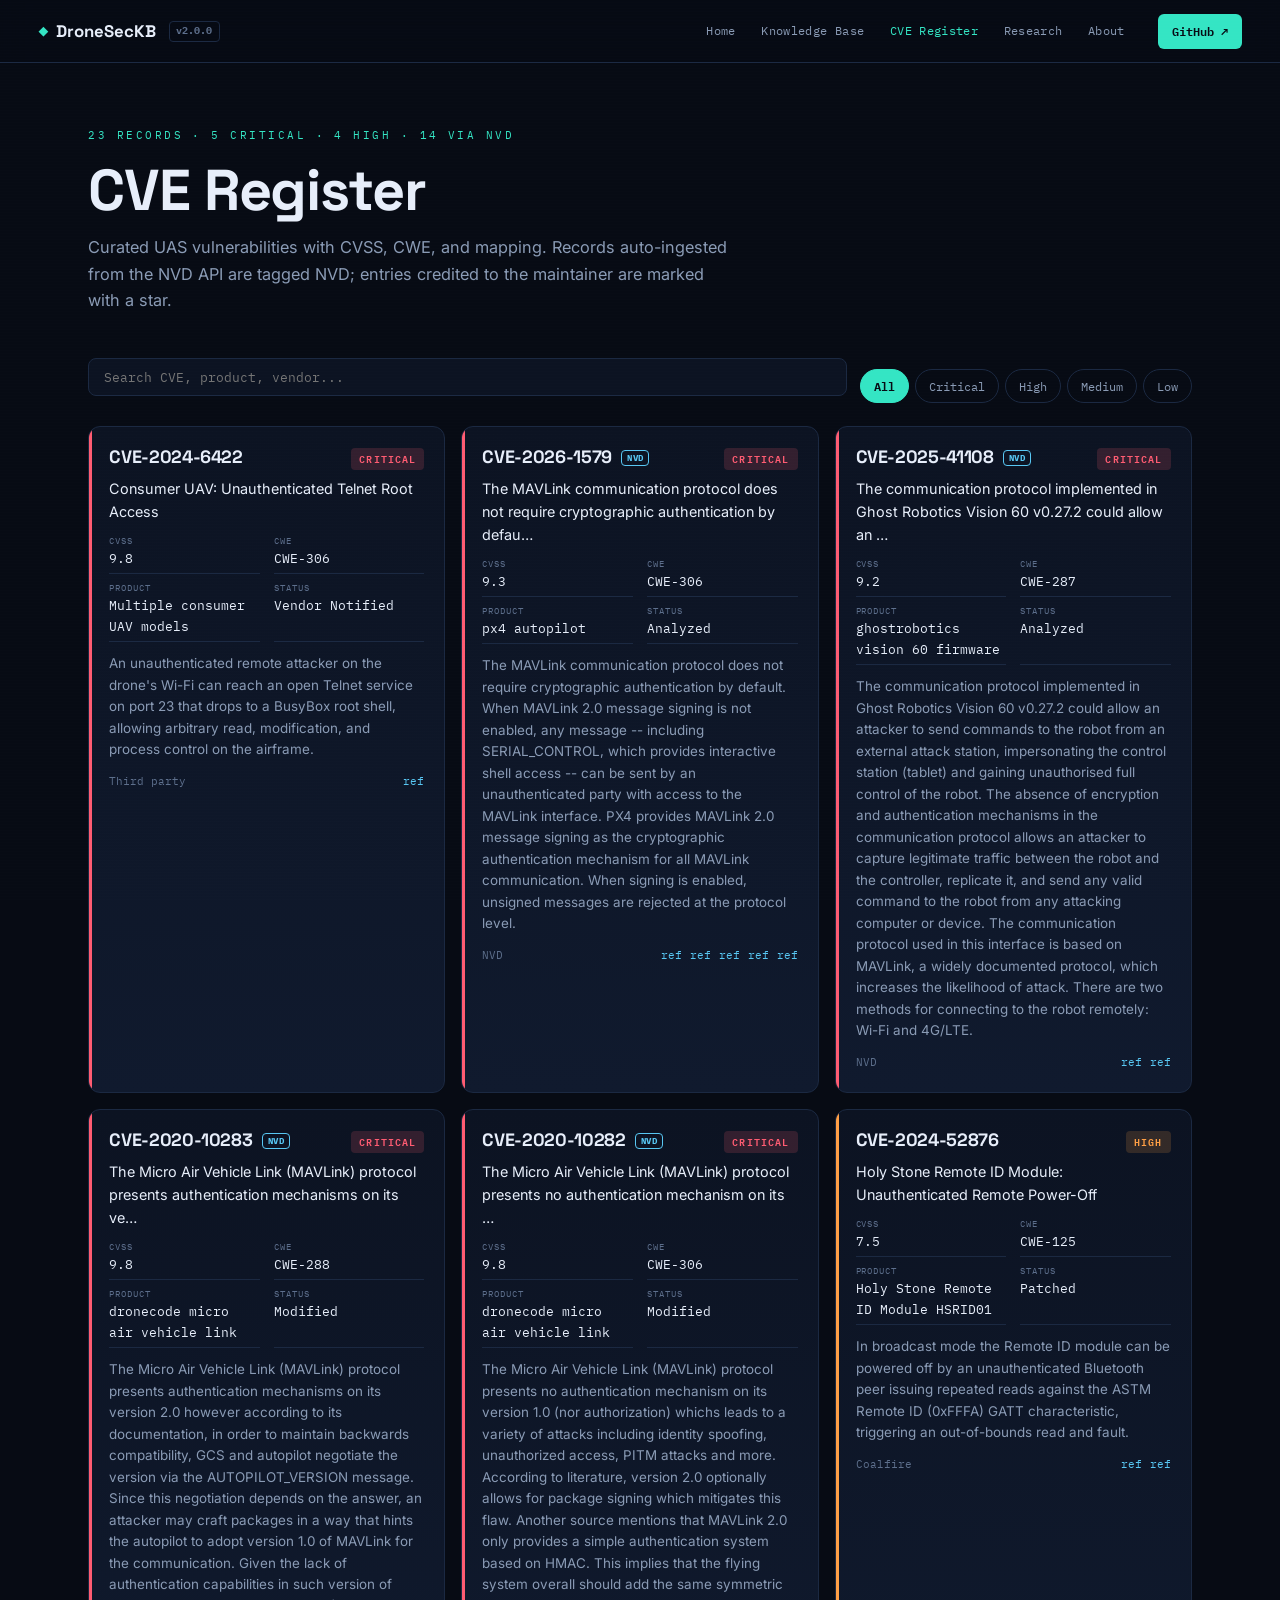
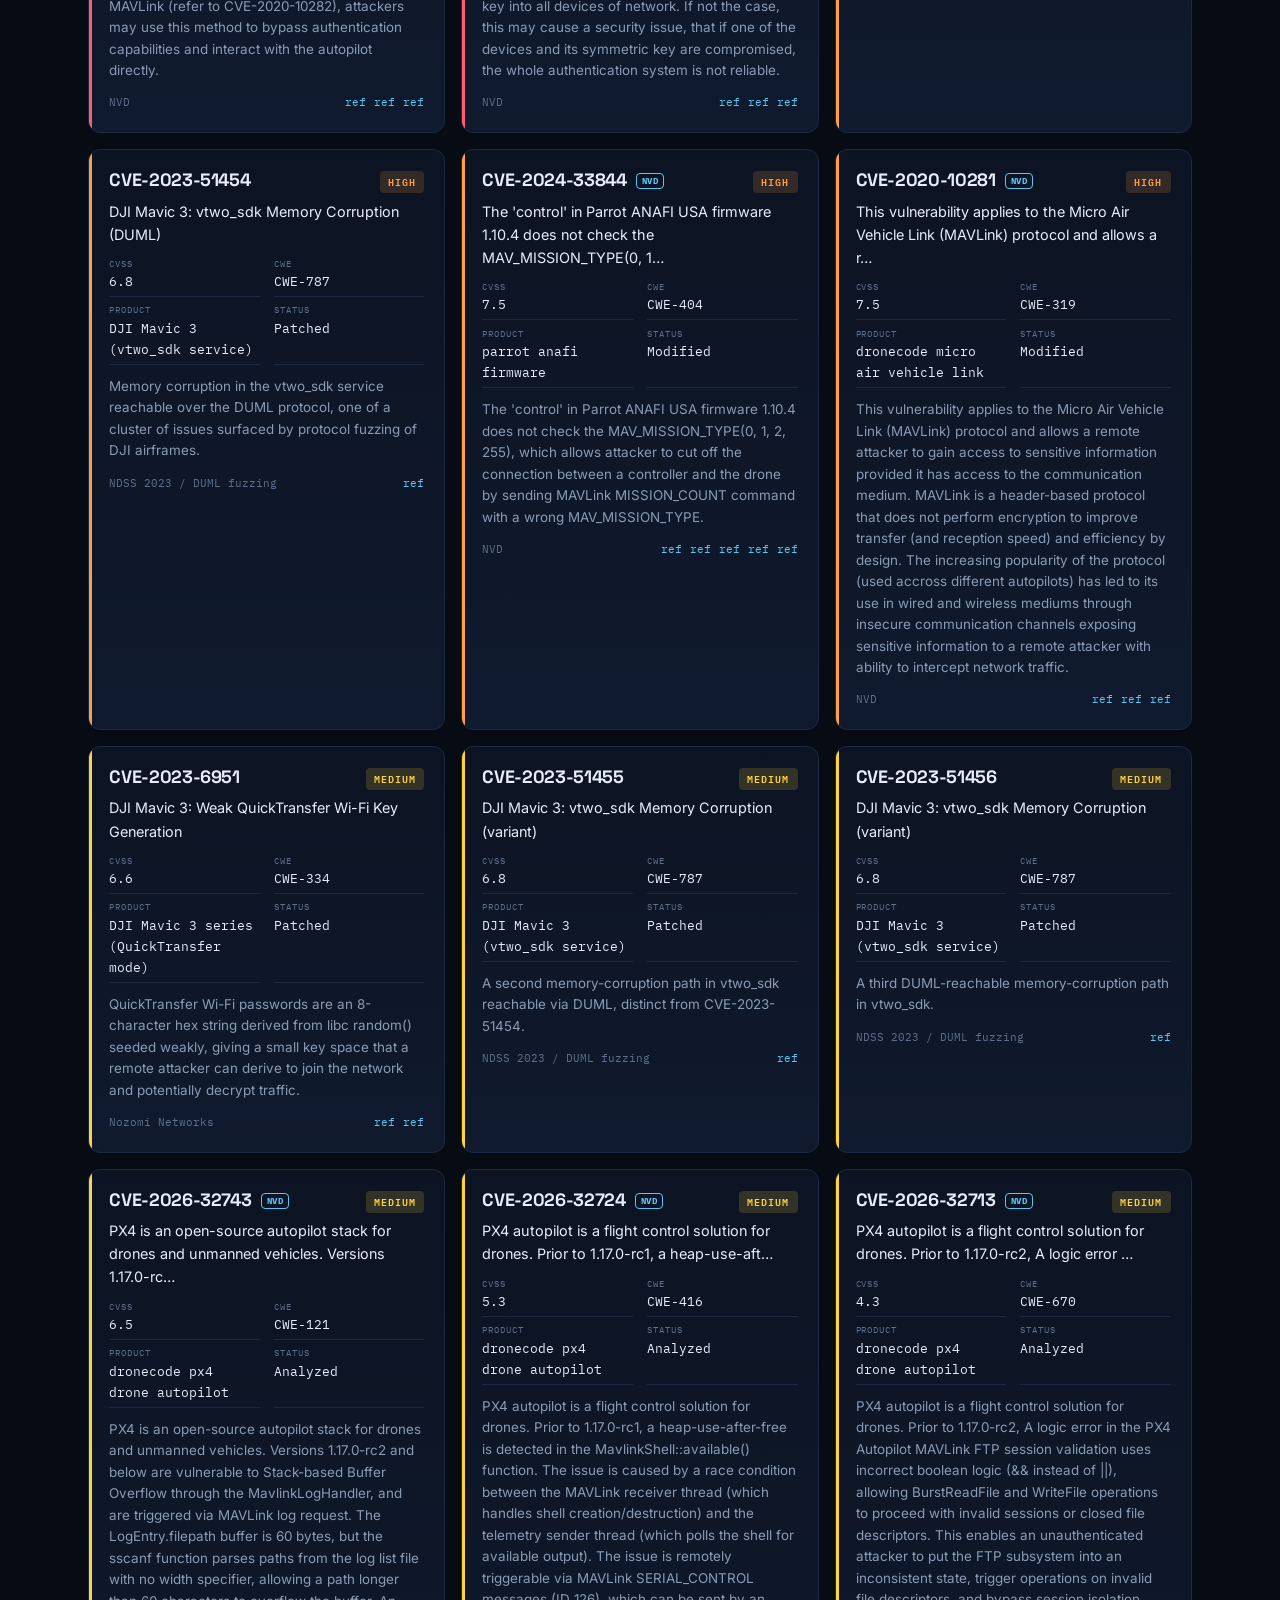
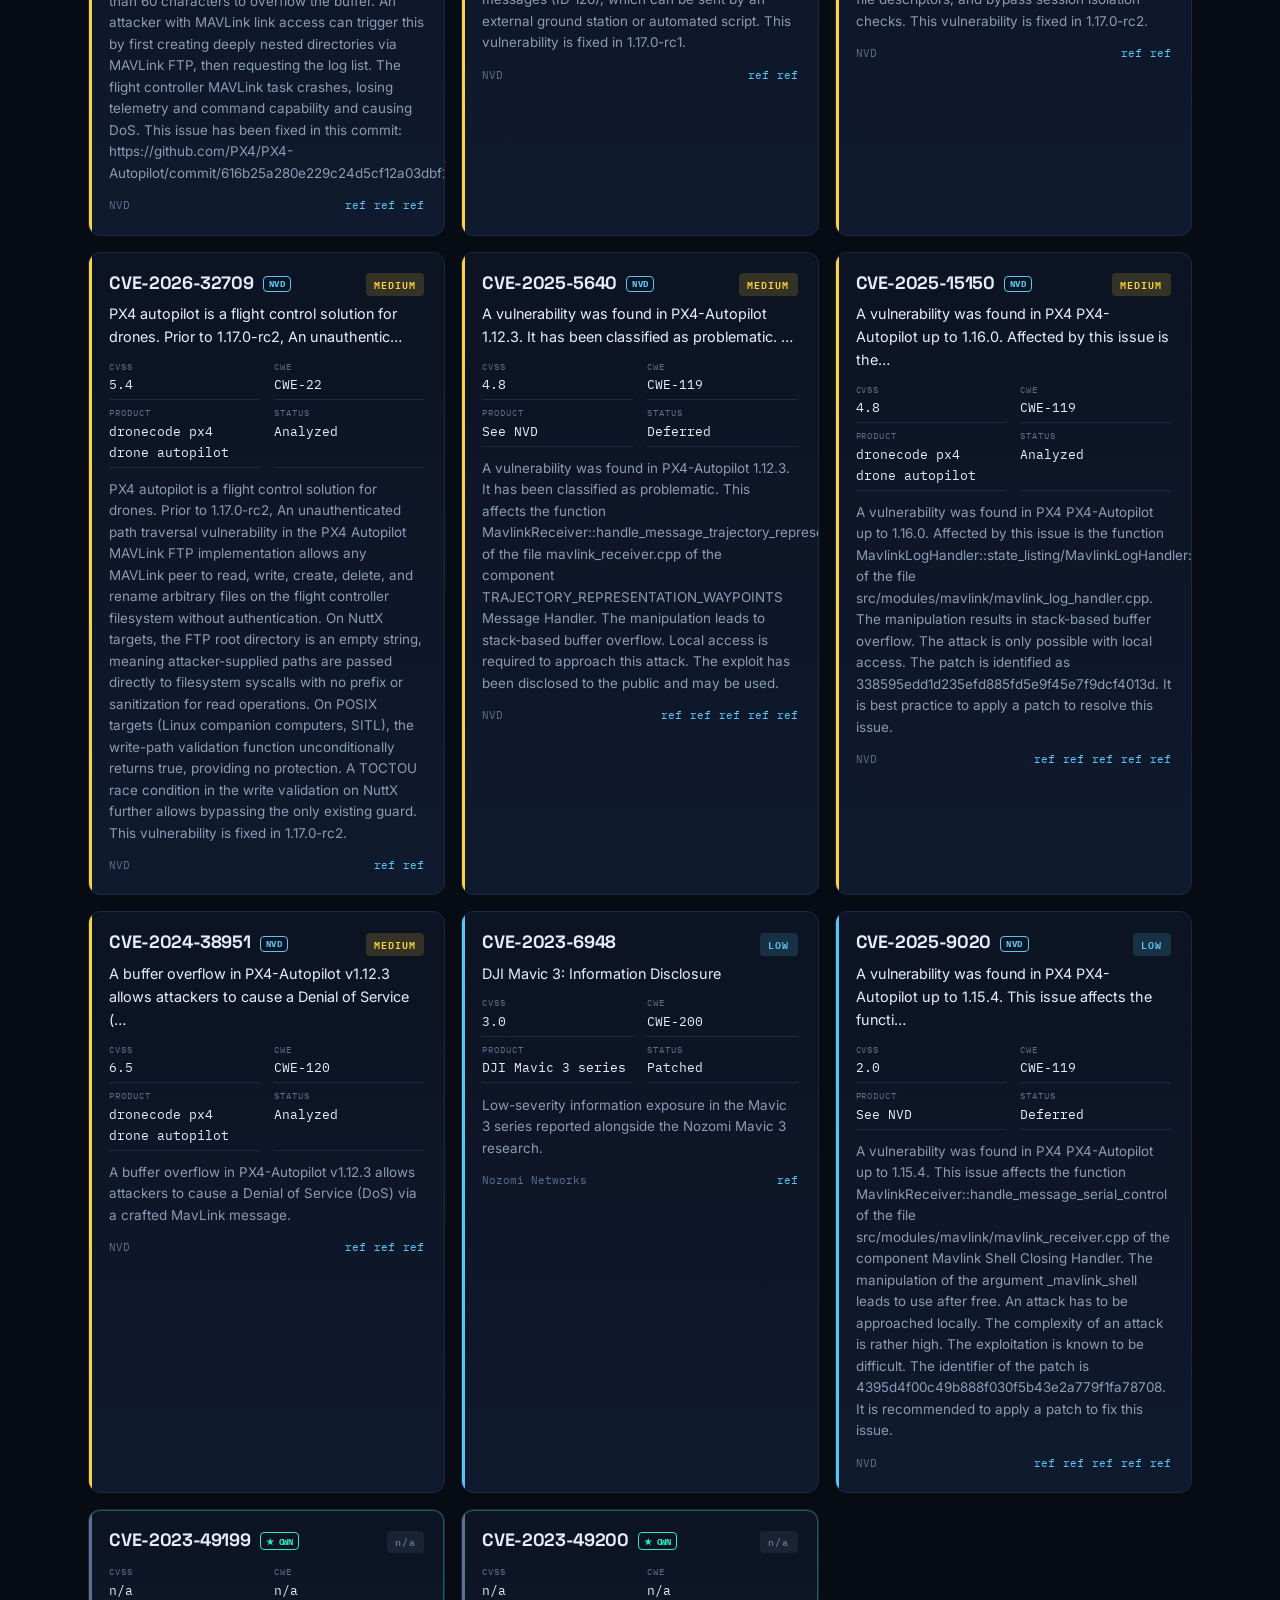
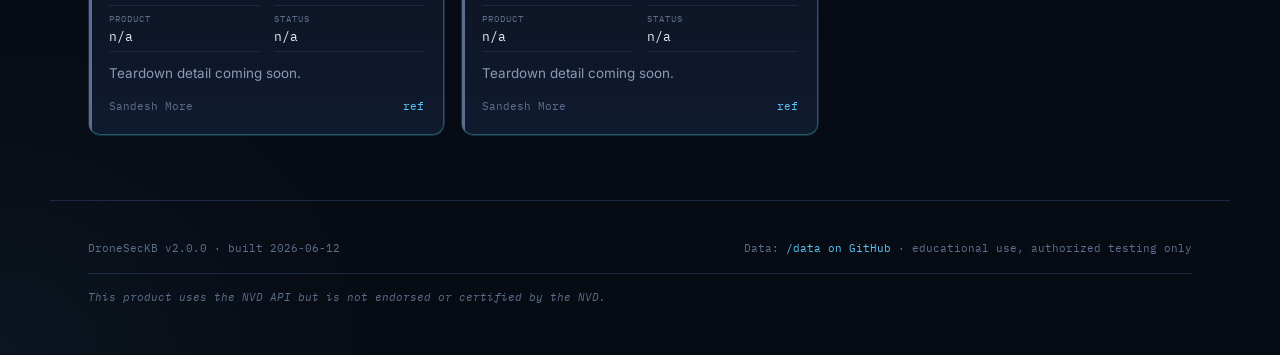
<file: cves.html>
<!DOCTYPE html>
<html lang="en">
<head>
<meta charset="UTF-8">
<meta name="viewport" content="width=device-width, initial-scale=1">
<title>CVE Register · DroneSecKB</title>
<meta name="description" content="Searchable UAS CVE register, auto-fed from the NVD API.">
<meta property="og:title" content="CVE Register · DroneSecKB">
<meta property="og:description" content="Searchable UAS CVE register, auto-fed from the NVD API.">
<meta property="og:type" content="website">
<link rel="preconnect" href="https://fonts.googleapis.com">
<link rel="preconnect" href="https://fonts.gstatic.com" crossorigin>
<link href="https://fonts.googleapis.com/css2?family=Space+Grotesk:wght@400;500;600;700&family=Inter:wght@400;500;600&family=IBM+Plex+Mono:wght@400;500;600&display=swap" rel="stylesheet">
<style>:root{
  --void:#070B14; --panel:#0C1322; --panel-2:#101a2e; --panel-3:#0a1018; --grid:#1B2942; --grid-2:#243657;
  --ink:#E7EEFA; --muted:#8A9BB5; --faint:#5d6f8c;
  --scope:#34E5C4; --scope-2:#58C7F3;
  --critical:#FF5C72; --high:#FF9F45; --medium:#FFD23F; --low:#58C7F3; --na:#5d6f8c;
  --disp:'Space Grotesk',system-ui,sans-serif; --body:'Inter',system-ui,sans-serif; --mono:'IBM Plex Mono',ui-monospace,monospace;
  --maxw:1180px;
}
*{box-sizing:border-box}
html{scroll-behavior:smooth}
body{margin:0;background:var(--void);color:var(--ink);font-family:var(--body);line-height:1.6;-webkit-font-smoothing:antialiased;
  background-image:radial-gradient(900px 500px at 80% -10%,rgba(52,229,196,.07),transparent 60%),radial-gradient(700px 600px at 0% 100%,rgba(88,199,243,.05),transparent 55%);}
a{color:inherit;text-decoration:none}
h1,h2,h3,h4{font-family:var(--disp);font-weight:700;letter-spacing:-.02em;line-height:1.08;margin:0}
.eyebrow{font-family:var(--mono);font-size:.7rem;letter-spacing:.22em;color:var(--scope);text-transform:uppercase;margin:0 0 .9rem}
.muted{color:var(--muted)} .tiny{font-size:.72rem} .sm{font-size:.95rem}
.scanline{position:fixed;inset:0;pointer-events:none;z-index:200;mix-blend-mode:overlay;opacity:.5;background:repeating-linear-gradient(0deg,rgba(255,255,255,.018) 0 1px,transparent 1px 3px)}

/* topbar */
.topbar{position:sticky;top:0;z-index:100;display:flex;align-items:center;gap:1.4rem;padding:.85rem clamp(1rem,4vw,2.4rem);background:rgba(7,11,20,.8);backdrop-filter:blur(14px);border-bottom:1px solid var(--grid)}
.brand{font-family:var(--disp);font-weight:700;font-size:1.05rem;display:flex;align-items:center;gap:.5rem}
.brand .logo{color:var(--scope);font-size:.8rem}
.brand .ver{font-family:var(--mono);font-size:.62rem;color:var(--faint);padding:.1rem .4rem;border:1px solid var(--grid);border-radius:4px;margin-left:.3rem}
.nav{display:flex;gap:.2rem;margin-left:auto;flex-wrap:wrap}
.nav a{font-family:var(--mono);font-size:.74rem;letter-spacing:.03em;color:var(--muted);padding:.45rem .7rem;border-radius:6px;transition:.18s}
.nav a:hover{color:var(--ink);background:var(--panel)} .nav a.active{color:var(--scope)}
.ghbtn{font-family:var(--mono);font-size:.74rem;color:var(--void);background:var(--scope);padding:.5rem .85rem;border-radius:6px;font-weight:600;transition:.18s}
.ghbtn:hover{filter:brightness(1.1);transform:translateY(-1px)}
.menu-btn{display:none;background:transparent;border:1px solid var(--grid);color:var(--ink);font-size:1.1rem;border-radius:6px;padding:.3rem .6rem;cursor:pointer;margin-left:auto}

main{max-width:var(--maxw);margin:0 auto;padding:0 clamp(1rem,4vw,2.4rem)}

/* buttons */
.btn{font-family:var(--mono);font-size:.8rem;padding:.7rem 1.2rem;border-radius:7px;transition:.18s;border:1px solid transparent;display:inline-block}
.btn.sm{padding:.5rem .9rem;font-size:.74rem}
.btn.primary{background:var(--scope);color:var(--void);font-weight:600}
.btn.primary:hover{filter:brightness(1.1);transform:translateY(-1px)}
.btn.ghost{border-color:var(--grid);color:var(--ink)} .btn.ghost:hover{border-color:var(--scope);color:var(--scope)}

/* hero */
.hero{padding:clamp(3rem,8vw,6rem) 0 clamp(2rem,5vw,3.5rem)}
.hero-grid{display:grid;grid-template-columns:1.05fr .95fr;gap:clamp(1.5rem,4vw,3.5rem);align-items:center}
.hero h1{font-size:clamp(2.6rem,6.5vw,5rem);margin:.2rem 0 1.2rem}
.lede{font-size:1.06rem;color:var(--muted);max-width:46ch;margin:0 0 2rem} .lede.sm{font-size:.98rem}
.hero-stats{display:grid;grid-template-columns:repeat(4,auto);gap:clamp(1rem,3vw,2.4rem);margin-bottom:1.6rem}
.stat b{font-family:var(--mono);font-size:clamp(1.7rem,4vw,2.5rem);font-weight:600;display:block;line-height:1}
.stat span{font-family:var(--mono);font-size:.66rem;letter-spacing:.1em;text-transform:uppercase;color:var(--faint)}
.own-line{font-size:.92rem;color:var(--muted);border-left:2px solid var(--scope);padding-left:.9rem;margin:0 0 2rem}
.own-line b{color:var(--scope)}
.hero-cta{display:flex;gap:.8rem;flex-wrap:wrap}

/* radar */
.scope{margin:0;position:relative}
.scope svg{width:100%;height:auto;display:block;filter:drop-shadow(0 0 40px rgba(52,229,196,.18))}
.ring{fill:none;stroke:var(--grid);stroke-width:.3}.ring.outer{stroke:var(--scope);stroke-opacity:.4;stroke-width:.4}
.cross{stroke:var(--grid);stroke-width:.2}
.sweep{transform-origin:50px 50px;animation:sweep 4.4s linear infinite}.sweep path{fill:var(--scope);opacity:.16}
.blip circle{fill:var(--na)}
.blip .ping{fill:none;stroke:currentColor;stroke-width:.5;transform-origin:center;animation:ping 2.6s ease-out infinite;animation-delay:var(--d)}
.blip.sev-critical{color:var(--critical)}.blip.sev-critical circle:first-child{fill:var(--critical)}
.blip.sev-high{color:var(--high)}.blip.sev-high circle:first-child{fill:var(--high)}
.blip.sev-medium{color:var(--medium)}.blip.sev-medium circle:first-child{fill:var(--medium)}
.blip.sev-low{color:var(--low)}.blip.sev-low circle:first-child{fill:var(--low)}
.blip-label{font-family:var(--mono);font-size:2.4px;fill:var(--muted)}
.scope figcaption{font-family:var(--mono);font-size:.64rem;letter-spacing:.08em;color:var(--faint);text-align:center;margin-top:.8rem;text-transform:uppercase}
@keyframes sweep{to{transform:rotate(360deg)}}
@keyframes ping{0%{transform:scale(1);opacity:.9}80%,100%{transform:scale(4.5);opacity:0}}

/* page header */
.phead{padding:clamp(2.4rem,6vw,4rem) 0 1rem;max-width:64ch}
.phead h1{font-size:clamp(2.2rem,5vw,3.6rem);margin:.3rem 0 .8rem}
.phead-sub{color:var(--muted);font-size:1.02rem;margin:0}
.subnav{display:flex;gap:.4rem;flex-wrap:wrap;padding:1rem 0 0;border-bottom:1px solid var(--grid)}
.subnav a{font-family:var(--mono);font-size:.74rem;color:var(--muted);padding:.5rem .8rem;border-radius:7px 7px 0 0;transition:.16s}
.subnav a:hover{color:var(--scope);background:var(--panel)}

/* bands + blocks */
.band{padding:clamp(2.4rem,5vw,3.6rem) 0;border-top:1px solid var(--grid)}
.band-head{margin-bottom:1.8rem} .band-head.split{display:flex;justify-content:space-between;align-items:flex-end;gap:1rem;flex-wrap:wrap}
.band-head h2,.block-head h2{font-size:clamp(1.7rem,3.6vw,2.4rem);margin-top:.3rem}
.block{padding:clamp(2.4rem,6vw,4rem) 0;border-top:1px solid var(--grid)} .block.pt0{border-top:none;padding-top:1.4rem}
.block-head{margin-bottom:1.8rem;max-width:64ch}
.sub{color:var(--muted);font-size:.98rem;margin:0}

/* filters */
.filters{display:flex;gap:.4rem;flex-wrap:wrap;margin-top:1.1rem}
.chip{font-family:var(--mono);font-size:.72rem;color:var(--muted);background:transparent;border:1px solid var(--grid);padding:.4rem .8rem;border-radius:20px;cursor:pointer;transition:.16s}
.chip:hover{border-color:var(--scope);color:var(--ink)}
.chip.active{background:var(--scope);color:var(--void);border-color:var(--scope);font-weight:600}

/* generic cards */
.grid{display:grid;gap:1rem}
.owasp-grid{grid-template-columns:repeat(auto-fill,minmax(290px,1fr))}
.cve-grid{grid-template-columns:repeat(auto-fill,minmax(320px,1fr))}
.det-grid{grid-template-columns:repeat(auto-fill,minmax(360px,1fr))}
.card{background:linear-gradient(180deg,var(--panel),var(--panel-2));border:1px solid var(--grid);border-radius:12px;padding:1.25rem;position:relative;overflow:hidden;transition:.2s}
.card::before{content:"";position:absolute;left:0;top:0;bottom:0;width:3px;background:var(--na)}
.card.sev-critical::before{background:var(--critical)}.card.sev-high::before{background:var(--high)}.card.sev-medium::before{background:var(--medium)}.card.sev-low::before{background:var(--low)}
.card:hover{transform:translateY(-3px);border-color:var(--grid-2);box-shadow:0 18px 40px -22px rgba(0,0,0,.8)}
.card h3{font-size:1.12rem;margin-bottom:.3rem}.card .desc{color:var(--muted);font-size:.9rem;margin:.5rem 0}
.sev-pill{font-family:var(--mono);font-size:.6rem;letter-spacing:.12em;padding:.22rem .5rem;border-radius:4px;font-weight:600;white-space:nowrap}
.sev-pill.sev-critical{background:rgba(255,92,114,.16);color:var(--critical)}.sev-pill.sev-high{background:rgba(255,159,69,.16);color:var(--high)}
.sev-pill.sev-medium{background:rgba(255,210,63,.16);color:var(--medium)}.sev-pill.sev-low{background:rgba(88,199,243,.16);color:var(--low)}.sev-pill.sev-na{background:rgba(93,111,140,.16);color:var(--na)}

.card-top{display:flex;justify-content:space-between;align-items:center;margin-bottom:.7rem}
.rank{font-family:var(--mono);font-size:.95rem;font-weight:600;color:var(--scope)}
.proto{font-family:var(--mono);font-size:.7rem;color:var(--faint);text-transform:uppercase;letter-spacing:.06em;margin:.2rem 0 .5rem}
.example{font-size:.82rem;color:var(--muted);background:rgba(255,255,255,.02);border:1px solid var(--grid);border-radius:7px;padding:.6rem .7rem;margin:.6rem 0}
.example .lbl{font-family:var(--mono);font-size:.58rem;letter-spacing:.14em;color:var(--scope);display:block;margin-bottom:.2rem}
details summary{font-family:var(--mono);font-size:.72rem;color:var(--scope);cursor:pointer;padding:.3rem 0}
.mits{margin:.4rem 0;padding-left:1.1rem;font-size:.82rem;color:var(--muted)}.mits li{margin:.15rem 0}
.tags{display:flex;gap:.35rem;flex-wrap:wrap;margin-top:.5rem}
.tag,.mini{font-family:var(--mono);font-size:.62rem;color:var(--low);border:1px solid var(--grid);padding:.18rem .45rem;border-radius:5px}
.cvss-bar{display:flex;align-items:center;gap:.5rem;margin-top:.9rem}
.cvss-bar>span{height:5px;background:linear-gradient(90deg,var(--scope),var(--high));border-radius:3px;flex:0 0 auto;max-width:calc(100% - 3rem)}
.cvss-bar b{font-family:var(--mono);font-size:.78rem;margin-left:auto;flex:0 0 auto}

/* cve cards */
.cve-head{display:flex;justify-content:space-between;align-items:center}
.cve .own,.rcve .own,.feat-cve .own{font-family:var(--mono);font-size:.58rem;color:var(--scope);border:1px solid var(--scope);padding:.1rem .35rem;border-radius:4px;vertical-align:middle;margin-left:.3rem}
.nvdtag{font-family:var(--mono);font-size:.56rem;color:var(--low);border:1px solid var(--low);padding:.08rem .3rem;border-radius:4px;vertical-align:middle;margin-left:.3rem;letter-spacing:.06em}
.cve[data-fill="1"]{box-shadow:inset 0 0 0 1px rgba(52,229,196,.35)}
.cve-title{font-size:.9rem;margin:.35rem 0 .7rem}
.cve-meta{display:grid;grid-template-columns:1fr 1fr;gap:.4rem .9rem;margin:0 0 .7rem}.cve-meta.wide{grid-template-columns:repeat(4,1fr)}
.cve-meta div{border-bottom:1px solid var(--grid);padding-bottom:.25rem}
.cve-meta dt{font-family:var(--mono);font-size:.56rem;letter-spacing:.1em;color:var(--faint)}
.cve-meta dd{margin:0;font-size:.82rem;font-family:var(--mono)}
.cve-desc{font-size:.84rem;color:var(--muted);margin:.2rem 0 .8rem}
.cve-foot{display:flex;justify-content:space-between;align-items:center;font-family:var(--mono);font-size:.68rem}
.cve-foot .by{color:var(--faint)}.cve-foot .refs a{color:var(--low);margin-left:.5rem}.cve-foot .refs a:hover{color:var(--scope)}
.cve-controls{display:flex;flex-wrap:wrap;gap:.8rem;align-items:center;margin:0 0 1.4rem}
#cve-search{font-family:var(--mono);font-size:.8rem;background:var(--panel);border:1px solid var(--grid);color:var(--ink);padding:.6rem .9rem;border-radius:8px;min-width:240px;flex:1}
#cve-search:focus{outline:none;border-color:var(--scope)}
.empty{font-family:var(--mono);color:var(--faint);text-align:center;padding:2rem}

/* matrix */
.matrix{display:flex;gap:.8rem;overflow-x:auto;padding-bottom:1rem}
.col{flex:1 0 200px;min-width:200px}
.col-head{display:flex;align-items:center;gap:.5rem;font-family:var(--disp);font-weight:600;font-size:.9rem;padding:.6rem .7rem;background:var(--panel);border:1px solid var(--grid);border-radius:8px;margin-bottom:.6rem}
.col-head .ph{font-family:var(--mono);font-size:.7rem;color:var(--scope)}
.cell{background:linear-gradient(180deg,var(--panel),var(--panel-2));border:1px solid var(--grid);border-left:3px solid var(--na);border-radius:8px;padding:.7rem;margin-bottom:.55rem;display:flex;flex-direction:column;gap:.25rem;transition:.16s}
.cell.sev-critical{border-left-color:var(--critical)}.cell.sev-high{border-left-color:var(--high)}.cell.sev-medium{border-left-color:var(--medium)}.cell.sev-low{border-left-color:var(--low)}
.cell:hover{transform:translateX(2px);border-color:var(--grid-2)}
.cell .tid{font-family:var(--mono);font-size:.64rem;color:var(--scope);letter-spacing:.04em}
.cell .tname{font-weight:600;font-size:.9rem}.cell .tsum{font-size:.78rem;color:var(--muted)}
.cell .tcves{display:flex;gap:.3rem;flex-wrap:wrap;margin-top:.2rem}

/* detections */
.det pre{background:#060a12;border:1px solid var(--grid);border-radius:8px;padding:.8rem;overflow-x:auto;margin:.6rem 0}
.det code{font-family:var(--mono);font-size:.72rem;color:#bfe9dd;white-space:pre}
.det-head{display:flex;justify-content:space-between;align-items:center;margin-bottom:.4rem}
.engine{font-family:var(--mono);font-size:.66rem;font-weight:600;color:var(--void);background:var(--scope);padding:.2rem .5rem;border-radius:4px}
.det-tactic{font-family:var(--mono);font-size:.66rem;color:var(--faint);letter-spacing:.06em;text-transform:uppercase}

/* home: featured cve */
.feat-grid{display:grid;grid-template-columns:1fr 1fr;gap:1rem}
.feat-cve{background:linear-gradient(180deg,var(--panel),var(--panel-2));border:1px solid var(--grid);border-radius:12px;padding:1.3rem;position:relative;overflow:hidden;transition:.2s;display:block}
.feat-cve::before{content:"";position:absolute;left:0;top:0;bottom:0;width:3px;background:var(--na)}
.feat-cve.sev-critical::before{background:var(--critical)}.feat-cve.sev-high::before{background:var(--high)}.feat-cve.sev-medium::before{background:var(--medium)}.feat-cve.sev-low::before{background:var(--low)}
.feat-cve:hover{transform:translateY(-3px);border-color:var(--scope)}
.feat-top{display:flex;justify-content:space-between;align-items:center;margin-bottom:.6rem}
.feat-top .cid{font-family:var(--mono);font-weight:600}
.feat-t{font-size:1.05rem;font-family:var(--disp);font-weight:600;margin:.2rem 0 1rem;line-height:1.2}
.feat-link{font-family:var(--mono);font-size:.74rem;color:var(--scope)}

/* home: bento */
.bento-grid{display:grid;grid-template-columns:repeat(4,1fr);gap:1rem}
.bento{background:linear-gradient(180deg,var(--panel),var(--panel-2));border:1px solid var(--grid);border-radius:14px;padding:1.4rem;transition:.2s;display:flex;flex-direction:column;gap:.4rem;min-height:190px}
.bento.span2{grid-column:span 2}
.bento:hover{transform:translateY(-3px);border-color:var(--scope);box-shadow:0 18px 40px -22px rgba(0,0,0,.8)}
.bento-n{display:flex;align-items:baseline;gap:.5rem}
.bento-n b{font-family:var(--mono);font-size:2rem;font-weight:600;color:var(--scope);line-height:1}
.bento-n span{font-family:var(--mono);font-size:.64rem;text-transform:uppercase;letter-spacing:.1em;color:var(--faint)}
.bento h3{font-size:1.15rem;margin-top:.3rem}.bento p{color:var(--muted);font-size:.88rem;margin:0;flex:1}
.bento-go{font-family:var(--mono);font-size:.72rem;color:var(--scope)}

/* home: nvd list */
.nvd-list{display:flex;flex-direction:column;gap:.5rem}
.nvd-row{display:grid;grid-template-columns:auto auto 1fr;align-items:center;gap:.9rem;padding:.7rem 1rem;background:var(--panel);border:1px solid var(--grid);border-left:3px solid var(--na);border-radius:9px;transition:.16s}
.nvd-row.sev-critical{border-left-color:var(--critical)}.nvd-row.sev-high{border-left-color:var(--high)}.nvd-row.sev-medium{border-left-color:var(--medium)}.nvd-row.sev-low{border-left-color:var(--low)}
.nvd-row:hover{border-color:var(--grid-2);transform:translateX(2px)}
.nr-id{font-family:var(--mono);font-size:.82rem;font-weight:600}
.nr-prod{font-family:var(--mono);font-size:.74rem;color:var(--muted);text-align:right}

/* home: about teaser */
.about-teaser{text-align:center}
.about-teaser h2{font-size:clamp(1.7rem,4vw,2.6rem);max-width:18ch;margin:.4rem auto .9rem}
.about-teaser .lede{margin:0 auto 1.6rem}

/* research page */
.rcve-grid{display:grid;gap:1.2rem}
.rcve{background:linear-gradient(180deg,var(--panel),var(--panel-2));border:1px solid var(--grid);border-radius:14px;padding:1.5rem;position:relative;overflow:hidden}
.rcve::before{content:"";position:absolute;left:0;top:0;bottom:0;width:4px;background:var(--na)}
.rcve.sev-critical::before{background:var(--critical)}.rcve.sev-high::before{background:var(--high)}.rcve.sev-medium::before{background:var(--medium)}.rcve.sev-low::before{background:var(--low)}
.rcve-head{display:flex;justify-content:space-between;align-items:center;margin-bottom:.5rem}
.rcve-head .cid{font-family:var(--mono);font-weight:600;font-size:1.05rem}
.rcve h3{font-size:1.4rem;margin:.2rem 0 1rem}
.rcve-desc{color:var(--muted);margin:0 0 1rem}
.teardown{background:#060a12;border:1px solid var(--grid);border-radius:9px;padding:1rem;margin-bottom:1rem}
.teardown.pending{opacity:.7}
.teardown .lbl{font-family:var(--mono);font-size:.6rem;letter-spacing:.14em;color:var(--scope);display:block;margin-bottom:.4rem}
.teardown p{margin:0;font-family:var(--mono);font-size:.82rem;color:#cfe0f2}
.rcve-refs{display:flex;gap:.6rem;flex-wrap:wrap}
.rcve-refs a{font-family:var(--mono);font-size:.72rem;color:var(--low)}.rcve-refs a:hover{color:var(--scope)}

/* methodology */
.methodology{display:grid;grid-template-columns:repeat(4,1fr);gap:1rem}
.mstep{display:flex;gap:.8rem;background:var(--panel);border:1px solid var(--grid);border-radius:12px;padding:1.2rem}
.ms-n{font-family:var(--mono);font-size:1.1rem;font-weight:600;color:var(--scope)}
.mstep h4{font-size:1rem;margin-bottom:.3rem}.mstep p{margin:0;color:var(--muted);font-size:.84rem}

/* two col + lists */
.two-col{display:grid;grid-template-columns:1fr 1fr;gap:2rem}
.pub-list,.contrib-list{list-style:none;margin:0;padding:0;display:flex;flex-direction:column;gap:.7rem}
.pub{display:flex;justify-content:space-between;align-items:center;gap:1rem;background:var(--panel);border:1px solid var(--grid);border-radius:9px;padding:.9rem 1rem}
.pub-t{display:block;font-weight:600;font-size:.92rem}.pub-v{font-family:var(--mono);font-size:.72rem;color:var(--faint)}
.pub a{font-family:var(--mono);font-size:.72rem;color:var(--scope);white-space:nowrap}
.contrib-list li{background:var(--panel);border:1px solid var(--grid);border-left:3px solid var(--scope);border-radius:9px;padding:.8rem 1rem;color:var(--muted);font-size:.9rem}

/* about: bio */
.about-cols{display:grid;grid-template-columns:1.5fr 1fr;gap:2rem;align-items:start}
.about-p{color:var(--muted);max-width:60ch}
.cols3{display:grid;grid-template-columns:repeat(3,1fr);gap:1rem}
.codeblock pre{background:#060a12;border:1px solid var(--grid);border-radius:10px;padding:1rem;overflow-x:auto;margin:0}
.codeblock code{font-family:var(--mono);font-size:.72rem;color:#9fb6d4;white-space:pre}
.maintainer{text-align:left}
.m-links{display:flex;gap:.8rem;flex-wrap:wrap;margin:1.2rem 0}
.bio-grid{display:grid;grid-template-columns:1.5fr 1fr;gap:2rem;align-items:start}
.bio-lead{font-family:var(--disp);font-size:1.4rem;font-weight:600;line-height:1.3;margin:0 0 1rem;color:var(--ink)}
.bio p{color:var(--muted)}
.bio-side{background:linear-gradient(180deg,var(--panel),var(--panel-2));border:1px solid var(--grid);border-radius:14px;padding:1.4rem;display:flex;flex-direction:column;gap:1rem}
.bio-stat{display:flex;align-items:baseline;gap:.6rem;border-bottom:1px solid var(--grid);padding-bottom:.7rem}
.bio-stat b{font-family:var(--mono);font-size:1.6rem;font-weight:600;color:var(--scope)}
.bio-stat span{font-family:var(--mono);font-size:.7rem;text-transform:uppercase;letter-spacing:.08em;color:var(--faint)}
.contacts{display:flex;flex-direction:column;gap:.5rem;margin-top:.3rem}
.contact-link{font-family:var(--mono);font-size:.8rem;color:var(--scope);padding:.5rem .7rem;border:1px solid var(--grid);border-radius:8px;transition:.16s}
.contact-link:hover{border-color:var(--scope);background:rgba(52,229,196,.06)}

/* about: focus */
.focus-grid{display:grid;grid-template-columns:repeat(4,1fr);gap:1rem}
.focus{background:linear-gradient(180deg,var(--panel),var(--panel-2));border:1px solid var(--grid);border-radius:12px;padding:1.3rem;transition:.2s}
.focus:hover{transform:translateY(-3px);border-color:var(--grid-2)}
.focus-ic{color:var(--scope);display:inline-flex}.focus-ic .ic{width:26px;height:26px}
.focus h3{font-size:1.05rem;margin:.7rem 0 .4rem}.focus p{margin:0;color:var(--muted);font-size:.85rem}

/* about: skills */
.skills-grid{display:grid;grid-template-columns:repeat(2,1fr);gap:1.2rem}
.skillgroup{background:var(--panel);border:1px solid var(--grid);border-radius:12px;padding:1.2rem}
.skillgroup h4{font-family:var(--mono);font-size:.74rem;letter-spacing:.1em;text-transform:uppercase;color:var(--scope);margin-bottom:.8rem}
.chips{display:flex;flex-wrap:wrap;gap:.45rem}
.schip{font-family:var(--mono);font-size:.74rem;color:var(--ink);background:rgba(255,255,255,.03);border:1px solid var(--grid);padding:.35rem .65rem;border-radius:7px}

/* about: timeline */
.timeline{position:relative;padding-left:1.4rem}
.timeline::before{content:"";position:absolute;left:4px;top:.4rem;bottom:.4rem;width:1px;background:var(--grid)}
.tl-item{position:relative;margin-bottom:1.4rem}
.tl-dot{position:absolute;left:-1.4rem;top:.35rem;width:9px;height:9px;border-radius:50%;background:var(--scope);box-shadow:0 0 0 4px rgba(52,229,196,.12)}
.tl-top{display:flex;justify-content:space-between;gap:1rem;flex-wrap:wrap}
.tl-role{font-family:var(--disp);font-weight:600;font-size:1.05rem}
.tl-period{font-family:var(--mono);font-size:.74rem;color:var(--faint)}
.tl-org{font-family:var(--mono);font-size:.8rem;color:var(--scope)}
.tl-body ul{margin:.5rem 0 0;padding-left:1.1rem;color:var(--muted);font-size:.88rem}

/* about: education */
.edu-list{display:flex;flex-direction:column;gap:.7rem}
.edu{display:flex;justify-content:space-between;gap:1rem;flex-wrap:wrap;background:var(--panel);border:1px solid var(--grid);border-radius:9px;padding:.9rem 1rem}
.edu-d{font-family:var(--disp);font-weight:600}.edu-s{font-family:var(--mono);font-size:.78rem;color:var(--faint)}

/* footer */
.foot{max-width:var(--maxw);margin:0 auto;padding:2.4rem clamp(1rem,4vw,2.4rem) 3rem;border-top:1px solid var(--grid)}
.foot-row{display:flex;justify-content:space-between;flex-wrap:wrap;gap:.6rem;font-family:var(--mono);font-size:.7rem;color:var(--faint)}
.foot a{color:var(--low)}
.nvd-attr{font-family:var(--mono);font-size:.7rem;color:var(--faint);font-style:italic;border-top:1px solid var(--grid);padding-top:.9rem;margin:1rem 0 0}

:focus-visible{outline:2px solid var(--scope);outline-offset:2px;border-radius:4px}

/* reveal animation */
.reveal{opacity:0;transform:translateY(14px);transition:opacity .6s ease,transform .6s ease}
.reveal.in{opacity:1;transform:none}

@media(max-width:900px){
  .bento-grid,.methodology,.focus-grid{grid-template-columns:repeat(2,1fr)}
  .bento.span2{grid-column:span 2}
}
@media(max-width:860px){
  .menu-btn{display:block}
  .nav{display:none;position:absolute;top:100%;left:0;right:0;flex-direction:column;background:rgba(7,11,20,.97);backdrop-filter:blur(14px);border-bottom:1px solid var(--grid);padding:.6rem clamp(1rem,4vw,2.4rem) 1rem;gap:.1rem}
  .nav.open{display:flex}
  .nav a{padding:.7rem .5rem}
  .ghbtn{display:none}
  .hero-grid{grid-template-columns:1fr}.scope{max-width:380px;margin:0 auto;order:-1}
  .feat-grid,.two-col,.bio-grid,.skills-grid,.about-cols{grid-template-columns:1fr}
  .cols3{grid-template-columns:1fr}
  .nvd-row{grid-template-columns:auto 1fr;row-gap:.3rem}.nr-prod{text-align:left;grid-column:1/-1}
}
@media(max-width:480px){
  .hero-stats{grid-template-columns:repeat(2,1fr);gap:1.2rem}
  .bento-grid,.methodology,.focus-grid{grid-template-columns:1fr}.bento.span2{grid-column:span 1}
  .cve-meta.wide{grid-template-columns:1fr 1fr}
}
@media(prefers-reduced-motion:reduce){
  html{scroll-behavior:auto}.sweep,.blip .ping{animation:none}.sweep path{opacity:.1}
  .reveal{opacity:1;transform:none;transition:none}*{transition:none!important}
}
</style>
</head>
<body>
<div class="scanline" aria-hidden="true"></div>
<header class="topbar">
  <a class="brand" href="index.html"><span class="logo" aria-hidden="true">&#9670;</span>DroneSecKB<span class="ver">v2.0.0</span></a>
  <button class="menu-btn" aria-label="Menu" aria-expanded="false">&#9776;</button>
  <nav class="nav"><a href="index.html">Home</a><a href="knowledge.html">Knowledge Base</a><a href="cves.html" class="active">CVE Register</a><a href="research.html">Research</a><a href="about.html">About</a></nav>
  <a class="ghbtn" href="https://github.com/Sandesh028/Comprehensive-Drone-Security-Knowledge-Base" target="_blank" rel="noopener">GitHub &#8599;</a>
</header>
<main>
<section class="phead reveal">
  <p class="eyebrow">23 RECORDS · 5 CRITICAL · 4 HIGH · 14 VIA NVD</p>
  <h1>CVE Register</h1>
  <p class="phead-sub">Curated UAS vulnerabilities with CVSS, CWE, and mapping. Records auto-ingested from the NVD API are tagged NVD; entries credited to the maintainer are marked with a star.</p>
</section>
<section class="block pt0">
  <div class="cve-controls">
    <input id="cve-search" type="search" placeholder="Search CVE, product, vendor..." aria-label="Search CVEs">
    <div class="filters" data-target="cve"><button class="chip active" data-sev="all">All</button><button class="chip" data-sev="critical">Critical</button><button class="chip" data-sev="high">High</button><button class="chip" data-sev="medium">Medium</button><button class="chip" data-sev="low">Low</button></div>
  </div>
  <div class="grid cve-grid" id="cve-grid"><article class="card cve sev-critical"
      data-sev="critical" data-q="CVE-2024-6422 Consumer UAV: Unauthenticated Telnet Root Access multiple consumer uav models">
      <div class="cve-head"><h3>CVE-2024-6422</h3><span class="sev-pill sev-critical">CRITICAL</span></div>
      <p class="cve-title">Consumer UAV: Unauthenticated Telnet Root Access</p>
      <dl class="cve-meta">
        <div><dt>CVSS</dt><dd>9.8</dd></div>
        <div><dt>CWE</dt><dd>CWE-306</dd></div>
        <div><dt>PRODUCT</dt><dd>Multiple consumer UAV models</dd></div>
        <div><dt>STATUS</dt><dd>Vendor Notified</dd></div>
      </dl>
      <p class="cve-desc">An unauthenticated remote attacker on the drone&#x27;s Wi-Fi can reach an open Telnet service on port 23 that drops to a BusyBox root shell, allowing arbitrary read, modification, and process control on the airframe.</p>
      <div class="cve-foot"><span class="by">Third party</span><span class="refs"><a href="https://nvd.nist.gov/vuln/detail/CVE-2024-6422" target="_blank" rel="noopener">ref</a></span></div>
    </article><article class="card cve sev-critical"
      data-sev="critical" data-q="CVE-2026-1579 The MAVLink communication protocol does not require cryptographic 
authentication by defau… px4 autopilot">
      <div class="cve-head"><h3>CVE-2026-1579 <span class="nvdtag" title="Auto-ingested from the NVD API">NVD</span></h3><span class="sev-pill sev-critical">CRITICAL</span></div>
      <p class="cve-title">The MAVLink communication protocol does not require cryptographic 
authentication by defau…</p>
      <dl class="cve-meta">
        <div><dt>CVSS</dt><dd>9.3</dd></div>
        <div><dt>CWE</dt><dd>CWE-306</dd></div>
        <div><dt>PRODUCT</dt><dd>px4 autopilot</dd></div>
        <div><dt>STATUS</dt><dd>Analyzed</dd></div>
      </dl>
      <p class="cve-desc">The MAVLink communication protocol does not require cryptographic 
authentication by default. When MAVLink 2.0 message signing is not 
enabled, any message -- including SERIAL_CONTROL, which provides 
interactive shell access -- can be sent by an unauthenticated party with
 access to the MAVLink interface. PX4 provides MAVLink 2.0 message 
signing as the cryptographic authentication mechanism for all MAVLink 
communication. When signing is enabled, unsigned messages are rejected 
at the protocol level.</p>
      <div class="cve-foot"><span class="by">NVD</span><span class="refs"><a href="https://nvd.nist.gov/vuln/detail/CVE-2026-1579" target="_blank" rel="noopener">ref</a><a href="https://docs.px4.io/main/en/mavlink/message_signing" target="_blank" rel="noopener">ref</a><a href="https://docs.px4.io/main/en/mavlink/security_hardening" target="_blank" rel="noopener">ref</a><a href="https://github.com/cisagov/CSAF/blob/develop/csaf_files/OT/white/2026/icsa-26-090-02.json" target="_blank" rel="noopener">ref</a><a href="https://www.cisa.gov/news-events/ics-advisories/icsa-26-090-02" target="_blank" rel="noopener">ref</a></span></div>
    </article><article class="card cve sev-critical"
      data-sev="critical" data-q="CVE-2025-41108 The communication protocol implemented in Ghost Robotics Vision 60 v0.27.2 could allow an … ghostrobotics vision 60 firmware">
      <div class="cve-head"><h3>CVE-2025-41108 <span class="nvdtag" title="Auto-ingested from the NVD API">NVD</span></h3><span class="sev-pill sev-critical">CRITICAL</span></div>
      <p class="cve-title">The communication protocol implemented in Ghost Robotics Vision 60 v0.27.2 could allow an …</p>
      <dl class="cve-meta">
        <div><dt>CVSS</dt><dd>9.2</dd></div>
        <div><dt>CWE</dt><dd>CWE-287</dd></div>
        <div><dt>PRODUCT</dt><dd>ghostrobotics vision 60 firmware</dd></div>
        <div><dt>STATUS</dt><dd>Analyzed</dd></div>
      </dl>
      <p class="cve-desc">The communication protocol implemented in Ghost Robotics Vision 60 v0.27.2 could allow an attacker to send commands to the robot from an external attack station, impersonating the control station (tablet) and gaining unauthorised full control of the robot. The absence of encryption and authentication mechanisms in the communication protocol allows an attacker to capture legitimate traffic between the robot and the controller, replicate it, and send any valid command to the robot from any attacking computer or device. The communication protocol used in this interface is based on MAVLink, a widely documented protocol, which increases the likelihood of attack. There are two methods for connecting to the robot remotely: Wi-Fi and 4G/LTE.</p>
      <div class="cve-foot"><span class="by">NVD</span><span class="refs"><a href="https://nvd.nist.gov/vuln/detail/CVE-2025-41108" target="_blank" rel="noopener">ref</a><a href="https://www.incibe.es/en/incibe-cert/notices/aviso/multiple-vulnerabilities-ghost-robotics-vision-60" target="_blank" rel="noopener">ref</a></span></div>
    </article><article class="card cve sev-critical"
      data-sev="critical" data-q="CVE-2020-10283 The Micro Air Vehicle Link (MAVLink) protocol presents authentication mechanisms on its ve… dronecode micro air vehicle link">
      <div class="cve-head"><h3>CVE-2020-10283 <span class="nvdtag" title="Auto-ingested from the NVD API">NVD</span></h3><span class="sev-pill sev-critical">CRITICAL</span></div>
      <p class="cve-title">The Micro Air Vehicle Link (MAVLink) protocol presents authentication mechanisms on its ve…</p>
      <dl class="cve-meta">
        <div><dt>CVSS</dt><dd>9.8</dd></div>
        <div><dt>CWE</dt><dd>CWE-288</dd></div>
        <div><dt>PRODUCT</dt><dd>dronecode micro air vehicle link</dd></div>
        <div><dt>STATUS</dt><dd>Modified</dd></div>
      </dl>
      <p class="cve-desc">The Micro Air Vehicle Link (MAVLink) protocol presents authentication mechanisms on its version 2.0 however according to its documentation, in order to maintain backwards compatibility, GCS and autopilot negotiate the version via the AUTOPILOT_VERSION message. Since this negotiation depends on the answer, an attacker may craft packages in a way that hints the autopilot to adopt version 1.0 of MAVLink for the communication. Given the lack of authentication capabilities in such version of MAVLink (refer to CVE-2020-10282), attackers may use this method to bypass authentication capabilities and interact with the autopilot directly.</p>
      <div class="cve-foot"><span class="by">NVD</span><span class="refs"><a href="https://nvd.nist.gov/vuln/detail/CVE-2020-10283" target="_blank" rel="noopener">ref</a><a href="https://github.com/aliasrobotics/RVD/issues/3316" target="_blank" rel="noopener">ref</a><a href="https://github.com/aliasrobotics/RVD/issues/3316" target="_blank" rel="noopener">ref</a></span></div>
    </article><article class="card cve sev-critical"
      data-sev="critical" data-q="CVE-2020-10282 The Micro Air Vehicle Link (MAVLink) protocol presents no authentication mechanism on its … dronecode micro air vehicle link">
      <div class="cve-head"><h3>CVE-2020-10282 <span class="nvdtag" title="Auto-ingested from the NVD API">NVD</span></h3><span class="sev-pill sev-critical">CRITICAL</span></div>
      <p class="cve-title">The Micro Air Vehicle Link (MAVLink) protocol presents no authentication mechanism on its …</p>
      <dl class="cve-meta">
        <div><dt>CVSS</dt><dd>9.8</dd></div>
        <div><dt>CWE</dt><dd>CWE-306</dd></div>
        <div><dt>PRODUCT</dt><dd>dronecode micro air vehicle link</dd></div>
        <div><dt>STATUS</dt><dd>Modified</dd></div>
      </dl>
      <p class="cve-desc">The Micro Air Vehicle Link (MAVLink) protocol presents no authentication mechanism on its version 1.0 (nor authorization) whichs leads to a variety of attacks including identity spoofing, unauthorized access, PITM attacks and more. According to literature, version 2.0 optionally allows for package signing which mitigates this flaw. Another source mentions that MAVLink 2.0 only provides a simple authentication system based on HMAC. This implies that the flying system overall should add the same symmetric key into all devices of network. If not the case, this may cause a security issue, that if one of the devices and its symmetric key are compromised, the whole authentication system is not reliable.</p>
      <div class="cve-foot"><span class="by">NVD</span><span class="refs"><a href="https://nvd.nist.gov/vuln/detail/CVE-2020-10282" target="_blank" rel="noopener">ref</a><a href="https://github.com/rligocki/Diploma_thesis_px4" target="_blank" rel="noopener">ref</a><a href="https://github.com/rligocki/Diploma_thesis_px4" target="_blank" rel="noopener">ref</a></span></div>
    </article><article class="card cve sev-high"
      data-sev="high" data-q="CVE-2024-52876 Holy Stone Remote ID Module: Unauthenticated Remote Power-Off holy stone remote id module hsrid01">
      <div class="cve-head"><h3>CVE-2024-52876</h3><span class="sev-pill sev-high">HIGH</span></div>
      <p class="cve-title">Holy Stone Remote ID Module: Unauthenticated Remote Power-Off</p>
      <dl class="cve-meta">
        <div><dt>CVSS</dt><dd>7.5</dd></div>
        <div><dt>CWE</dt><dd>CWE-125</dd></div>
        <div><dt>PRODUCT</dt><dd>Holy Stone Remote ID Module HSRID01</dd></div>
        <div><dt>STATUS</dt><dd>Patched</dd></div>
      </dl>
      <p class="cve-desc">In broadcast mode the Remote ID module can be powered off by an unauthenticated Bluetooth peer issuing repeated reads against the ASTM Remote ID (0xFFFA) GATT characteristic, triggering an out-of-bounds read and fault.</p>
      <div class="cve-foot"><span class="by">Coalfire</span><span class="refs"><a href="https://nvd.nist.gov/vuln/detail/CVE-2024-52876" target="_blank" rel="noopener">ref</a><a href="https://coalfire.com/the-coalfire-blog/holy-stone-remote-id-vulnerability-disclosure" target="_blank" rel="noopener">ref</a></span></div>
    </article><article class="card cve sev-high"
      data-sev="high" data-q="CVE-2023-51454 DJI Mavic 3: vtwo_sdk Memory Corruption (DUML) dji mavic 3 (vtwo_sdk service)">
      <div class="cve-head"><h3>CVE-2023-51454</h3><span class="sev-pill sev-high">HIGH</span></div>
      <p class="cve-title">DJI Mavic 3: vtwo_sdk Memory Corruption (DUML)</p>
      <dl class="cve-meta">
        <div><dt>CVSS</dt><dd>6.8</dd></div>
        <div><dt>CWE</dt><dd>CWE-787</dd></div>
        <div><dt>PRODUCT</dt><dd>DJI Mavic 3 (vtwo_sdk service)</dd></div>
        <div><dt>STATUS</dt><dd>Patched</dd></div>
      </dl>
      <p class="cve-desc">Memory corruption in the vtwo_sdk service reachable over the DUML protocol, one of a cluster of issues surfaced by protocol fuzzing of DJI airframes.</p>
      <div class="cve-foot"><span class="by">NDSS 2023 / DUML fuzzing</span><span class="refs"><a href="https://nvd.nist.gov/vuln/detail/CVE-2023-51454" target="_blank" rel="noopener">ref</a></span></div>
    </article><article class="card cve sev-high"
      data-sev="high" data-q="CVE-2024-33844 The &#x27;control&#x27; in Parrot ANAFI USA firmware 1.10.4 does not check the MAV_MISSION_TYPE(0, 1… parrot anafi firmware">
      <div class="cve-head"><h3>CVE-2024-33844 <span class="nvdtag" title="Auto-ingested from the NVD API">NVD</span></h3><span class="sev-pill sev-high">HIGH</span></div>
      <p class="cve-title">The &#x27;control&#x27; in Parrot ANAFI USA firmware 1.10.4 does not check the MAV_MISSION_TYPE(0, 1…</p>
      <dl class="cve-meta">
        <div><dt>CVSS</dt><dd>7.5</dd></div>
        <div><dt>CWE</dt><dd>CWE-404</dd></div>
        <div><dt>PRODUCT</dt><dd>parrot anafi firmware</dd></div>
        <div><dt>STATUS</dt><dd>Modified</dd></div>
      </dl>
      <p class="cve-desc">The &#x27;control&#x27; in Parrot ANAFI USA firmware 1.10.4 does not check the MAV_MISSION_TYPE(0, 1, 2, 255), which allows attacker to cut off the connection between a controller and the drone by sending MAVLink MISSION_COUNT command with a wrong MAV_MISSION_TYPE.</p>
      <div class="cve-foot"><span class="by">NVD</span><span class="refs"><a href="https://nvd.nist.gov/vuln/detail/CVE-2024-33844" target="_blank" rel="noopener">ref</a><a href="http://anafi.com" target="_blank" rel="noopener">ref</a><a href="http://nvd-cwe-other.com" target="_blank" rel="noopener">ref</a><a href="https://forum.developer.parrot.com/t/cve-2024-33844-bugs-in-anafi-thermal-usa-firmware/22501" target="_blank" rel="noopener">ref</a><a href="https://forum.developer.parrot.com/t/cve-2024-33844-bugs-in-anafi-thermal-usa-firmware/22501/1" target="_blank" rel="noopener">ref</a></span></div>
    </article><article class="card cve sev-high"
      data-sev="high" data-q="CVE-2020-10281 This vulnerability applies to the Micro Air Vehicle Link (MAVLink) protocol and allows a r… dronecode micro air vehicle link">
      <div class="cve-head"><h3>CVE-2020-10281 <span class="nvdtag" title="Auto-ingested from the NVD API">NVD</span></h3><span class="sev-pill sev-high">HIGH</span></div>
      <p class="cve-title">This vulnerability applies to the Micro Air Vehicle Link (MAVLink) protocol and allows a r…</p>
      <dl class="cve-meta">
        <div><dt>CVSS</dt><dd>7.5</dd></div>
        <div><dt>CWE</dt><dd>CWE-319</dd></div>
        <div><dt>PRODUCT</dt><dd>dronecode micro air vehicle link</dd></div>
        <div><dt>STATUS</dt><dd>Modified</dd></div>
      </dl>
      <p class="cve-desc">This vulnerability applies to the Micro Air Vehicle Link (MAVLink) protocol and allows a remote attacker to gain access to sensitive information provided it has access to the communication medium. MAVLink is a header-based protocol that does not perform encryption to improve transfer (and reception speed) and efficiency by design. The increasing popularity of the protocol (used accross different autopilots) has led to its use in wired and wireless mediums through insecure communication channels exposing sensitive information to a remote attacker with ability to intercept network traffic.</p>
      <div class="cve-foot"><span class="by">NVD</span><span class="refs"><a href="https://nvd.nist.gov/vuln/detail/CVE-2020-10281" target="_blank" rel="noopener">ref</a><a href="https://docs.google.com/document/d/1XtbD0ORNkhZ8eKrsbSIZNLyg9sFRXMXbsR2mp37KbIg/edit" target="_blank" rel="noopener">ref</a><a href="https://docs.google.com/document/d/1XtbD0ORNkhZ8eKrsbSIZNLyg9sFRXMXbsR2mp37KbIg/edit" target="_blank" rel="noopener">ref</a></span></div>
    </article><article class="card cve sev-medium"
      data-sev="medium" data-q="CVE-2023-6951 DJI Mavic 3: Weak QuickTransfer Wi-Fi Key Generation dji mavic 3 series (quicktransfer mode)">
      <div class="cve-head"><h3>CVE-2023-6951</h3><span class="sev-pill sev-medium">MEDIUM</span></div>
      <p class="cve-title">DJI Mavic 3: Weak QuickTransfer Wi-Fi Key Generation</p>
      <dl class="cve-meta">
        <div><dt>CVSS</dt><dd>6.6</dd></div>
        <div><dt>CWE</dt><dd>CWE-334</dd></div>
        <div><dt>PRODUCT</dt><dd>DJI Mavic 3 series (QuickTransfer mode)</dd></div>
        <div><dt>STATUS</dt><dd>Patched</dd></div>
      </dl>
      <p class="cve-desc">QuickTransfer Wi-Fi passwords are an 8-character hex string derived from libc random() seeded weakly, giving a small key space that a remote attacker can derive to join the network and potentially decrypt traffic.</p>
      <div class="cve-foot"><span class="by">Nozomi Networks</span><span class="refs"><a href="https://nvd.nist.gov/vuln/detail/CVE-2023-6951" target="_blank" rel="noopener">ref</a><a href="https://www.nozominetworks.com/labs/vulnerability-advisories-cve-2023-6951/" target="_blank" rel="noopener">ref</a></span></div>
    </article><article class="card cve sev-medium"
      data-sev="medium" data-q="CVE-2023-51455 DJI Mavic 3: vtwo_sdk Memory Corruption (variant) dji mavic 3 (vtwo_sdk service)">
      <div class="cve-head"><h3>CVE-2023-51455</h3><span class="sev-pill sev-medium">MEDIUM</span></div>
      <p class="cve-title">DJI Mavic 3: vtwo_sdk Memory Corruption (variant)</p>
      <dl class="cve-meta">
        <div><dt>CVSS</dt><dd>6.8</dd></div>
        <div><dt>CWE</dt><dd>CWE-787</dd></div>
        <div><dt>PRODUCT</dt><dd>DJI Mavic 3 (vtwo_sdk service)</dd></div>
        <div><dt>STATUS</dt><dd>Patched</dd></div>
      </dl>
      <p class="cve-desc">A second memory-corruption path in vtwo_sdk reachable via DUML, distinct from CVE-2023-51454.</p>
      <div class="cve-foot"><span class="by">NDSS 2023 / DUML fuzzing</span><span class="refs"><a href="https://nvd.nist.gov/vuln/detail/CVE-2023-51455" target="_blank" rel="noopener">ref</a></span></div>
    </article><article class="card cve sev-medium"
      data-sev="medium" data-q="CVE-2023-51456 DJI Mavic 3: vtwo_sdk Memory Corruption (variant) dji mavic 3 (vtwo_sdk service)">
      <div class="cve-head"><h3>CVE-2023-51456</h3><span class="sev-pill sev-medium">MEDIUM</span></div>
      <p class="cve-title">DJI Mavic 3: vtwo_sdk Memory Corruption (variant)</p>
      <dl class="cve-meta">
        <div><dt>CVSS</dt><dd>6.8</dd></div>
        <div><dt>CWE</dt><dd>CWE-787</dd></div>
        <div><dt>PRODUCT</dt><dd>DJI Mavic 3 (vtwo_sdk service)</dd></div>
        <div><dt>STATUS</dt><dd>Patched</dd></div>
      </dl>
      <p class="cve-desc">A third DUML-reachable memory-corruption path in vtwo_sdk.</p>
      <div class="cve-foot"><span class="by">NDSS 2023 / DUML fuzzing</span><span class="refs"><a href="https://nvd.nist.gov/vuln/detail/CVE-2023-51456" target="_blank" rel="noopener">ref</a></span></div>
    </article><article class="card cve sev-medium"
      data-sev="medium" data-q="CVE-2026-32743 PX4 is an open-source autopilot stack for drones and unmanned vehicles. Versions 1.17.0-rc… dronecode px4 drone autopilot">
      <div class="cve-head"><h3>CVE-2026-32743 <span class="nvdtag" title="Auto-ingested from the NVD API">NVD</span></h3><span class="sev-pill sev-medium">MEDIUM</span></div>
      <p class="cve-title">PX4 is an open-source autopilot stack for drones and unmanned vehicles. Versions 1.17.0-rc…</p>
      <dl class="cve-meta">
        <div><dt>CVSS</dt><dd>6.5</dd></div>
        <div><dt>CWE</dt><dd>CWE-121</dd></div>
        <div><dt>PRODUCT</dt><dd>dronecode px4 drone autopilot</dd></div>
        <div><dt>STATUS</dt><dd>Analyzed</dd></div>
      </dl>
      <p class="cve-desc">PX4 is an open-source autopilot stack for drones and unmanned vehicles. Versions 1.17.0-rc2 and below are vulnerable to Stack-based Buffer Overflow through the MavlinkLogHandler, and are triggered via MAVLink log request. The LogEntry.filepath buffer is 60 bytes, but the sscanf function parses paths from the log list file with no width specifier, allowing a path longer than 60 characters to overflow the buffer. An attacker with MAVLink link access can trigger this by first creating deeply nested directories via MAVLink FTP, then requesting the log list. The flight controller MAVLink task crashes, losing telemetry and command capability and causing DoS. This issue has been fixed in this commit: https://github.com/PX4/PX4-Autopilot/commit/616b25a280e229c24d5cf12a03dbf248df89c474.</p>
      <div class="cve-foot"><span class="by">NVD</span><span class="refs"><a href="https://nvd.nist.gov/vuln/detail/CVE-2026-32743" target="_blank" rel="noopener">ref</a><a href="https://github.com/PX4/PX4-Autopilot/commit/616b25a280e229c24d5cf12a03dbf248df89c474" target="_blank" rel="noopener">ref</a><a href="https://github.com/PX4/PX4-Autopilot/security/advisories/GHSA-97c4-68r9-96p5" target="_blank" rel="noopener">ref</a></span></div>
    </article><article class="card cve sev-medium"
      data-sev="medium" data-q="CVE-2026-32724 PX4 autopilot is a flight control solution for drones. Prior to 1.17.0-rc1, a heap-use-aft… dronecode px4 drone autopilot">
      <div class="cve-head"><h3>CVE-2026-32724 <span class="nvdtag" title="Auto-ingested from the NVD API">NVD</span></h3><span class="sev-pill sev-medium">MEDIUM</span></div>
      <p class="cve-title">PX4 autopilot is a flight control solution for drones. Prior to 1.17.0-rc1, a heap-use-aft…</p>
      <dl class="cve-meta">
        <div><dt>CVSS</dt><dd>5.3</dd></div>
        <div><dt>CWE</dt><dd>CWE-416</dd></div>
        <div><dt>PRODUCT</dt><dd>dronecode px4 drone autopilot</dd></div>
        <div><dt>STATUS</dt><dd>Analyzed</dd></div>
      </dl>
      <p class="cve-desc">PX4 autopilot is a flight control solution for drones. Prior to 1.17.0-rc1, a heap-use-after-free is detected in the MavlinkShell::available() function. The issue is caused by a race condition between the MAVLink receiver thread (which handles shell creation/destruction) and the telemetry sender thread (which polls the shell for available output). The issue is remotely triggerable via MAVLink SERIAL_CONTROL messages (ID 126), which can be sent by an external ground station or automated script. This vulnerability is fixed in 1.17.0-rc1.</p>
      <div class="cve-foot"><span class="by">NVD</span><span class="refs"><a href="https://nvd.nist.gov/vuln/detail/CVE-2026-32724" target="_blank" rel="noopener">ref</a><a href="https://github.com/PX4/PX4-Autopilot/security/advisories/GHSA-j5w2-w79c-mqrw" target="_blank" rel="noopener">ref</a></span></div>
    </article><article class="card cve sev-medium"
      data-sev="medium" data-q="CVE-2026-32713 PX4 autopilot is a flight control solution for drones. Prior to 1.17.0-rc2, A logic error … dronecode px4 drone autopilot">
      <div class="cve-head"><h3>CVE-2026-32713 <span class="nvdtag" title="Auto-ingested from the NVD API">NVD</span></h3><span class="sev-pill sev-medium">MEDIUM</span></div>
      <p class="cve-title">PX4 autopilot is a flight control solution for drones. Prior to 1.17.0-rc2, A logic error …</p>
      <dl class="cve-meta">
        <div><dt>CVSS</dt><dd>4.3</dd></div>
        <div><dt>CWE</dt><dd>CWE-670</dd></div>
        <div><dt>PRODUCT</dt><dd>dronecode px4 drone autopilot</dd></div>
        <div><dt>STATUS</dt><dd>Analyzed</dd></div>
      </dl>
      <p class="cve-desc">PX4 autopilot is a flight control solution for drones. Prior to 1.17.0-rc2, A logic error in the PX4 Autopilot MAVLink FTP session validation uses incorrect boolean logic (&amp;&amp; instead of ||), allowing BurstReadFile and WriteFile operations to proceed with invalid sessions or closed file descriptors. This enables an unauthenticated attacker to put the FTP subsystem into an inconsistent state, trigger operations on invalid file descriptors, and bypass session isolation checks. This vulnerability is fixed in 1.17.0-rc2.</p>
      <div class="cve-foot"><span class="by">NVD</span><span class="refs"><a href="https://nvd.nist.gov/vuln/detail/CVE-2026-32713" target="_blank" rel="noopener">ref</a><a href="https://github.com/PX4/PX4-Autopilot/security/advisories/GHSA-pp2c-jr5g-6f2m" target="_blank" rel="noopener">ref</a></span></div>
    </article><article class="card cve sev-medium"
      data-sev="medium" data-q="CVE-2026-32709 PX4 autopilot is a flight control solution for drones. Prior to 1.17.0-rc2, An unauthentic… dronecode px4 drone autopilot">
      <div class="cve-head"><h3>CVE-2026-32709 <span class="nvdtag" title="Auto-ingested from the NVD API">NVD</span></h3><span class="sev-pill sev-medium">MEDIUM</span></div>
      <p class="cve-title">PX4 autopilot is a flight control solution for drones. Prior to 1.17.0-rc2, An unauthentic…</p>
      <dl class="cve-meta">
        <div><dt>CVSS</dt><dd>5.4</dd></div>
        <div><dt>CWE</dt><dd>CWE-22</dd></div>
        <div><dt>PRODUCT</dt><dd>dronecode px4 drone autopilot</dd></div>
        <div><dt>STATUS</dt><dd>Analyzed</dd></div>
      </dl>
      <p class="cve-desc">PX4 autopilot is a flight control solution for drones. Prior to 1.17.0-rc2, An unauthenticated path traversal vulnerability in the PX4 Autopilot MAVLink FTP implementation allows any MAVLink peer to read, write, create, delete, and rename arbitrary files on the flight controller filesystem without authentication. On NuttX targets, the FTP root directory is an empty string, meaning attacker-supplied paths are passed directly to filesystem syscalls with no prefix or sanitization for read operations. On POSIX targets (Linux companion computers, SITL), the write-path validation function unconditionally returns true, providing no protection. A TOCTOU race condition in the write validation on NuttX further allows bypassing the only existing guard. This vulnerability is fixed in 1.17.0-rc2.</p>
      <div class="cve-foot"><span class="by">NVD</span><span class="refs"><a href="https://nvd.nist.gov/vuln/detail/CVE-2026-32709" target="_blank" rel="noopener">ref</a><a href="https://github.com/PX4/PX4-Autopilot/security/advisories/GHSA-fh32-qxj9-x32f" target="_blank" rel="noopener">ref</a></span></div>
    </article><article class="card cve sev-medium"
      data-sev="medium" data-q="CVE-2025-5640 A vulnerability was found in PX4-Autopilot 1.12.3. It has been classified as problematic. … see nvd">
      <div class="cve-head"><h3>CVE-2025-5640 <span class="nvdtag" title="Auto-ingested from the NVD API">NVD</span></h3><span class="sev-pill sev-medium">MEDIUM</span></div>
      <p class="cve-title">A vulnerability was found in PX4-Autopilot 1.12.3. It has been classified as problematic. …</p>
      <dl class="cve-meta">
        <div><dt>CVSS</dt><dd>4.8</dd></div>
        <div><dt>CWE</dt><dd>CWE-119</dd></div>
        <div><dt>PRODUCT</dt><dd>See NVD</dd></div>
        <div><dt>STATUS</dt><dd>Deferred</dd></div>
      </dl>
      <p class="cve-desc">A vulnerability was found in PX4-Autopilot 1.12.3. It has been classified as problematic. This affects the function MavlinkReceiver::handle_message_trajectory_representation_waypoints of the file mavlink_receiver.cpp of the component TRAJECTORY_REPRESENTATION_WAYPOINTS Message Handler. The manipulation leads to stack-based buffer overflow. Local access is required to approach this attack. The exploit has been disclosed to the public and may be used.</p>
      <div class="cve-foot"><span class="by">NVD</span><span class="refs"><a href="https://nvd.nist.gov/vuln/detail/CVE-2025-5640" target="_blank" rel="noopener">ref</a><a href="https://github.com/PX4/PX4-Autopilot/issues/24915" target="_blank" rel="noopener">ref</a><a href="https://github.com/PX4/PX4-Autopilot/issues/24915#issue-3091040552" target="_blank" rel="noopener">ref</a><a href="https://vuldb.com/?ctiid.311127" target="_blank" rel="noopener">ref</a><a href="https://vuldb.com/?id.311127" target="_blank" rel="noopener">ref</a></span></div>
    </article><article class="card cve sev-medium"
      data-sev="medium" data-q="CVE-2025-15150 A vulnerability was found in PX4 PX4-Autopilot up to 1.16.0. Affected by this issue is the… dronecode px4 drone autopilot">
      <div class="cve-head"><h3>CVE-2025-15150 <span class="nvdtag" title="Auto-ingested from the NVD API">NVD</span></h3><span class="sev-pill sev-medium">MEDIUM</span></div>
      <p class="cve-title">A vulnerability was found in PX4 PX4-Autopilot up to 1.16.0. Affected by this issue is the…</p>
      <dl class="cve-meta">
        <div><dt>CVSS</dt><dd>4.8</dd></div>
        <div><dt>CWE</dt><dd>CWE-119</dd></div>
        <div><dt>PRODUCT</dt><dd>dronecode px4 drone autopilot</dd></div>
        <div><dt>STATUS</dt><dd>Analyzed</dd></div>
      </dl>
      <p class="cve-desc">A vulnerability was found in PX4 PX4-Autopilot up to 1.16.0. Affected by this issue is the function MavlinkLogHandler::state_listing/MavlinkLogHandler::log_entry_from_id of the file src/modules/mavlink/mavlink_log_handler.cpp. The manipulation results in stack-based buffer overflow. The attack is only possible with local access. The patch is identified as 338595edd1d235efd885fd5e9f45e7f9dcf4013d. It is best practice to apply a patch to resolve this issue.</p>
      <div class="cve-foot"><span class="by">NVD</span><span class="refs"><a href="https://nvd.nist.gov/vuln/detail/CVE-2025-15150" target="_blank" rel="noopener">ref</a><a href="https://github.com/PX4/PX4-Autopilot/issues/26118" target="_blank" rel="noopener">ref</a><a href="https://github.com/PX4/PX4-Autopilot/pull/26124" target="_blank" rel="noopener">ref</a><a href="https://github.com/PX4/PX4-Autopilot/pull/26124/commits/338595edd1d235efd885fd5e9f45e7f9dcf4013d" target="_blank" rel="noopener">ref</a><a href="https://vuldb.com/?ctiid.338527" target="_blank" rel="noopener">ref</a></span></div>
    </article><article class="card cve sev-medium"
      data-sev="medium" data-q="CVE-2024-38951 A buffer overflow in PX4-Autopilot v1.12.3 allows attackers to cause a Denial of Service (… dronecode px4 drone autopilot">
      <div class="cve-head"><h3>CVE-2024-38951 <span class="nvdtag" title="Auto-ingested from the NVD API">NVD</span></h3><span class="sev-pill sev-medium">MEDIUM</span></div>
      <p class="cve-title">A buffer overflow in PX4-Autopilot v1.12.3 allows attackers to cause a Denial of Service (…</p>
      <dl class="cve-meta">
        <div><dt>CVSS</dt><dd>6.5</dd></div>
        <div><dt>CWE</dt><dd>CWE-120</dd></div>
        <div><dt>PRODUCT</dt><dd>dronecode px4 drone autopilot</dd></div>
        <div><dt>STATUS</dt><dd>Analyzed</dd></div>
      </dl>
      <p class="cve-desc">A buffer overflow in PX4-Autopilot v1.12.3 allows attackers to cause a Denial of Service (DoS) via a crafted MavLink message.</p>
      <div class="cve-foot"><span class="by">NVD</span><span class="refs"><a href="https://nvd.nist.gov/vuln/detail/CVE-2024-38951" target="_blank" rel="noopener">ref</a><a href="https://github.com/PX4/PX4-Autopilot/issues/23251" target="_blank" rel="noopener">ref</a><a href="https://github.com/PX4/PX4-Autopilot/issues/23251" target="_blank" rel="noopener">ref</a></span></div>
    </article><article class="card cve sev-low"
      data-sev="low" data-q="CVE-2023-6948 DJI Mavic 3: Information Disclosure dji mavic 3 series">
      <div class="cve-head"><h3>CVE-2023-6948</h3><span class="sev-pill sev-low">LOW</span></div>
      <p class="cve-title">DJI Mavic 3: Information Disclosure</p>
      <dl class="cve-meta">
        <div><dt>CVSS</dt><dd>3.0</dd></div>
        <div><dt>CWE</dt><dd>CWE-200</dd></div>
        <div><dt>PRODUCT</dt><dd>DJI Mavic 3 series</dd></div>
        <div><dt>STATUS</dt><dd>Patched</dd></div>
      </dl>
      <p class="cve-desc">Low-severity information exposure in the Mavic 3 series reported alongside the Nozomi Mavic 3 research.</p>
      <div class="cve-foot"><span class="by">Nozomi Networks</span><span class="refs"><a href="https://nvd.nist.gov/vuln/detail/CVE-2023-6948" target="_blank" rel="noopener">ref</a></span></div>
    </article><article class="card cve sev-low"
      data-sev="low" data-q="CVE-2025-9020 A vulnerability was found in PX4 PX4-Autopilot up to 1.15.4. This issue affects the functi… see nvd">
      <div class="cve-head"><h3>CVE-2025-9020 <span class="nvdtag" title="Auto-ingested from the NVD API">NVD</span></h3><span class="sev-pill sev-low">LOW</span></div>
      <p class="cve-title">A vulnerability was found in PX4 PX4-Autopilot up to 1.15.4. This issue affects the functi…</p>
      <dl class="cve-meta">
        <div><dt>CVSS</dt><dd>2.0</dd></div>
        <div><dt>CWE</dt><dd>CWE-119</dd></div>
        <div><dt>PRODUCT</dt><dd>See NVD</dd></div>
        <div><dt>STATUS</dt><dd>Deferred</dd></div>
      </dl>
      <p class="cve-desc">A vulnerability was found in PX4 PX4-Autopilot up to 1.15.4. This issue affects the function MavlinkReceiver::handle_message_serial_control of the file src/modules/mavlink/mavlink_receiver.cpp of the component Mavlink Shell Closing Handler. The manipulation of the argument _mavlink_shell leads to use after free. An attack has to be approached locally. The complexity of an attack is rather high. The exploitation is known to be difficult. The identifier of the patch is 4395d4f00c49b888f030f5b43e2a779f1fa78708. It is recommended to apply a patch to fix this issue.</p>
      <div class="cve-foot"><span class="by">NVD</span><span class="refs"><a href="https://nvd.nist.gov/vuln/detail/CVE-2025-9020" target="_blank" rel="noopener">ref</a><a href="https://github.com/PX4/PX4-Autopilot/issues/25046" target="_blank" rel="noopener">ref</a><a href="https://github.com/PX4/PX4-Autopilot/pull/25082" target="_blank" rel="noopener">ref</a><a href="https://github.com/PX4/PX4-Autopilot/pull/25082/commits/4395d4f00c49b888f030f5b43e2a779f1fa78708" target="_blank" rel="noopener">ref</a><a href="https://vuldb.com/?ctiid.320081" target="_blank" rel="noopener">ref</a></span></div>
    </article><article class="card cve sev-na" data-fill="1"
      data-sev="fill_me: critical | high | medium | low" data-q="CVE-2023-49199  fill_me: affected device/firmware">
      <div class="cve-head"><h3>CVE-2023-49199 <span class="own" title="Credited to the maintainer">&#9733; OWN</span></h3><span class="sev-pill sev-na">n/a</span></div>
      <p class="cve-title"></p>
      <dl class="cve-meta">
        <div><dt>CVSS</dt><dd>n/a</dd></div>
        <div><dt>CWE</dt><dd>n/a</dd></div>
        <div><dt>PRODUCT</dt><dd>n/a</dd></div>
        <div><dt>STATUS</dt><dd>n/a</dd></div>
      </dl>
      <p class="cve-desc">Teardown detail coming soon.</p>
      <div class="cve-foot"><span class="by">Sandesh More</span><span class="refs"><a href="https://nvd.nist.gov/vuln/detail/CVE-2023-49199" target="_blank" rel="noopener">ref</a></span></div>
    </article><article class="card cve sev-na" data-fill="1"
      data-sev="fill_me: critical | high | medium | low" data-q="CVE-2023-49200  fill_me">
      <div class="cve-head"><h3>CVE-2023-49200 <span class="own" title="Credited to the maintainer">&#9733; OWN</span></h3><span class="sev-pill sev-na">n/a</span></div>
      <p class="cve-title"></p>
      <dl class="cve-meta">
        <div><dt>CVSS</dt><dd>n/a</dd></div>
        <div><dt>CWE</dt><dd>n/a</dd></div>
        <div><dt>PRODUCT</dt><dd>n/a</dd></div>
        <div><dt>STATUS</dt><dd>n/a</dd></div>
      </dl>
      <p class="cve-desc">Teardown detail coming soon.</p>
      <div class="cve-foot"><span class="by">Sandesh More</span><span class="refs"><a href="https://nvd.nist.gov/vuln/detail/CVE-2023-49200" target="_blank" rel="noopener">ref</a></span></div>
    </article></div>
  <p class="empty" id="cve-empty" hidden>No records match that filter.</p>
</section></main>
<footer class="foot">
  <div class="foot-row">
    <span>DroneSecKB v2.0.0 &middot; built 2026-06-12</span>
    <span>Data: <a href="https://github.com/Sandesh028/Comprehensive-Drone-Security-Knowledge-Base" target="_blank" rel="noopener">/data on GitHub</a> &middot; educational use, authorized testing only</span>
  </div>
  <p class="nvd-attr">This product uses the NVD API but is not endorsed or certified by the NVD.</p>
</footer>
<script>// reduced motion
var reduce = matchMedia('(prefers-reduced-motion:reduce)').matches;

// count-up stats
function countUp(el){
  var target = +el.dataset.count, dur = 900, t0 = performance.now();
  function step(t){ var p = Math.min((t-t0)/dur,1);
    el.textContent = Math.round(target*(1-Math.pow(1-p,3)));
    if(p<1) requestAnimationFrame(step); }
  requestAnimationFrame(step);
}
function runCounts(){
  document.querySelectorAll('b[data-count]').forEach(function(el){
    if(el.dataset.done) return;
    if(reduce){ el.textContent = el.dataset.count; el.dataset.done='1'; return; }
    el.dataset.done='1'; countUp(el);
  });
}

// reveal on scroll
if(!reduce && 'IntersectionObserver' in window){
  var revObs = new IntersectionObserver(function(es){
    es.forEach(function(en){ if(en.isIntersecting){ en.target.classList.add('in'); revObs.unobserve(en.target);
      en.target.querySelectorAll('b[data-count]').forEach(function(el){ if(!el.dataset.done){ el.dataset.done='1'; countUp(el); } });
    }});
  },{rootMargin:'0px 0px -8% 0px'});
  document.querySelectorAll('.reveal').forEach(function(el){ revObs.observe(el); });
} else {
  document.querySelectorAll('.reveal').forEach(function(el){ el.classList.add('in'); });
}
runCounts();

// severity filters + search
var search = document.getElementById('cve-search');
function activeSev(target){
  var g = document.querySelector('.filters[data-target="'+target+'"] .chip.active');
  return g ? g.dataset.sev : 'all';
}
function applyFilters(target){
  if(target === 'owasp'){
    var sev = activeSev('owasp');
    document.querySelectorAll('#owasp-grid .card').forEach(function(c){
      c.style.display = (sev==='all'||c.dataset.sev===sev) ? '' : 'none';
    });
  } else {
    var sev = activeSev('cve'), q = (search?search.value:'').trim().toLowerCase(), shown = 0;
    document.querySelectorAll('#cve-grid .card').forEach(function(c){
      var ok = (sev==='all'||c.dataset.sev===sev) && (!q || c.dataset.q.indexOf(q)>-1);
      c.style.display = ok ? '' : 'none'; if(ok) shown++;
    });
    var empty = document.getElementById('cve-empty'); if(empty) empty.hidden = shown>0;
  }
}
document.querySelectorAll('.filters').forEach(function(group){
  var target = group.dataset.target;
  group.addEventListener('click', function(e){
    var btn = e.target.closest('.chip'); if(!btn) return;
    group.querySelectorAll('.chip').forEach(function(c){ c.classList.remove('active'); });
    btn.classList.add('active'); applyFilters(target);
  });
});
if(search) search.addEventListener('input', function(){ applyFilters('cve'); });

// mobile menu
var menuBtn = document.querySelector('.menu-btn'), nav = document.querySelector('.nav');
if(menuBtn && nav){
  menuBtn.addEventListener('click', function(){
    var open = nav.classList.toggle('open');
    menuBtn.setAttribute('aria-expanded', open ? 'true' : 'false');
  });
}
</script>
</body>
</html>
</file>
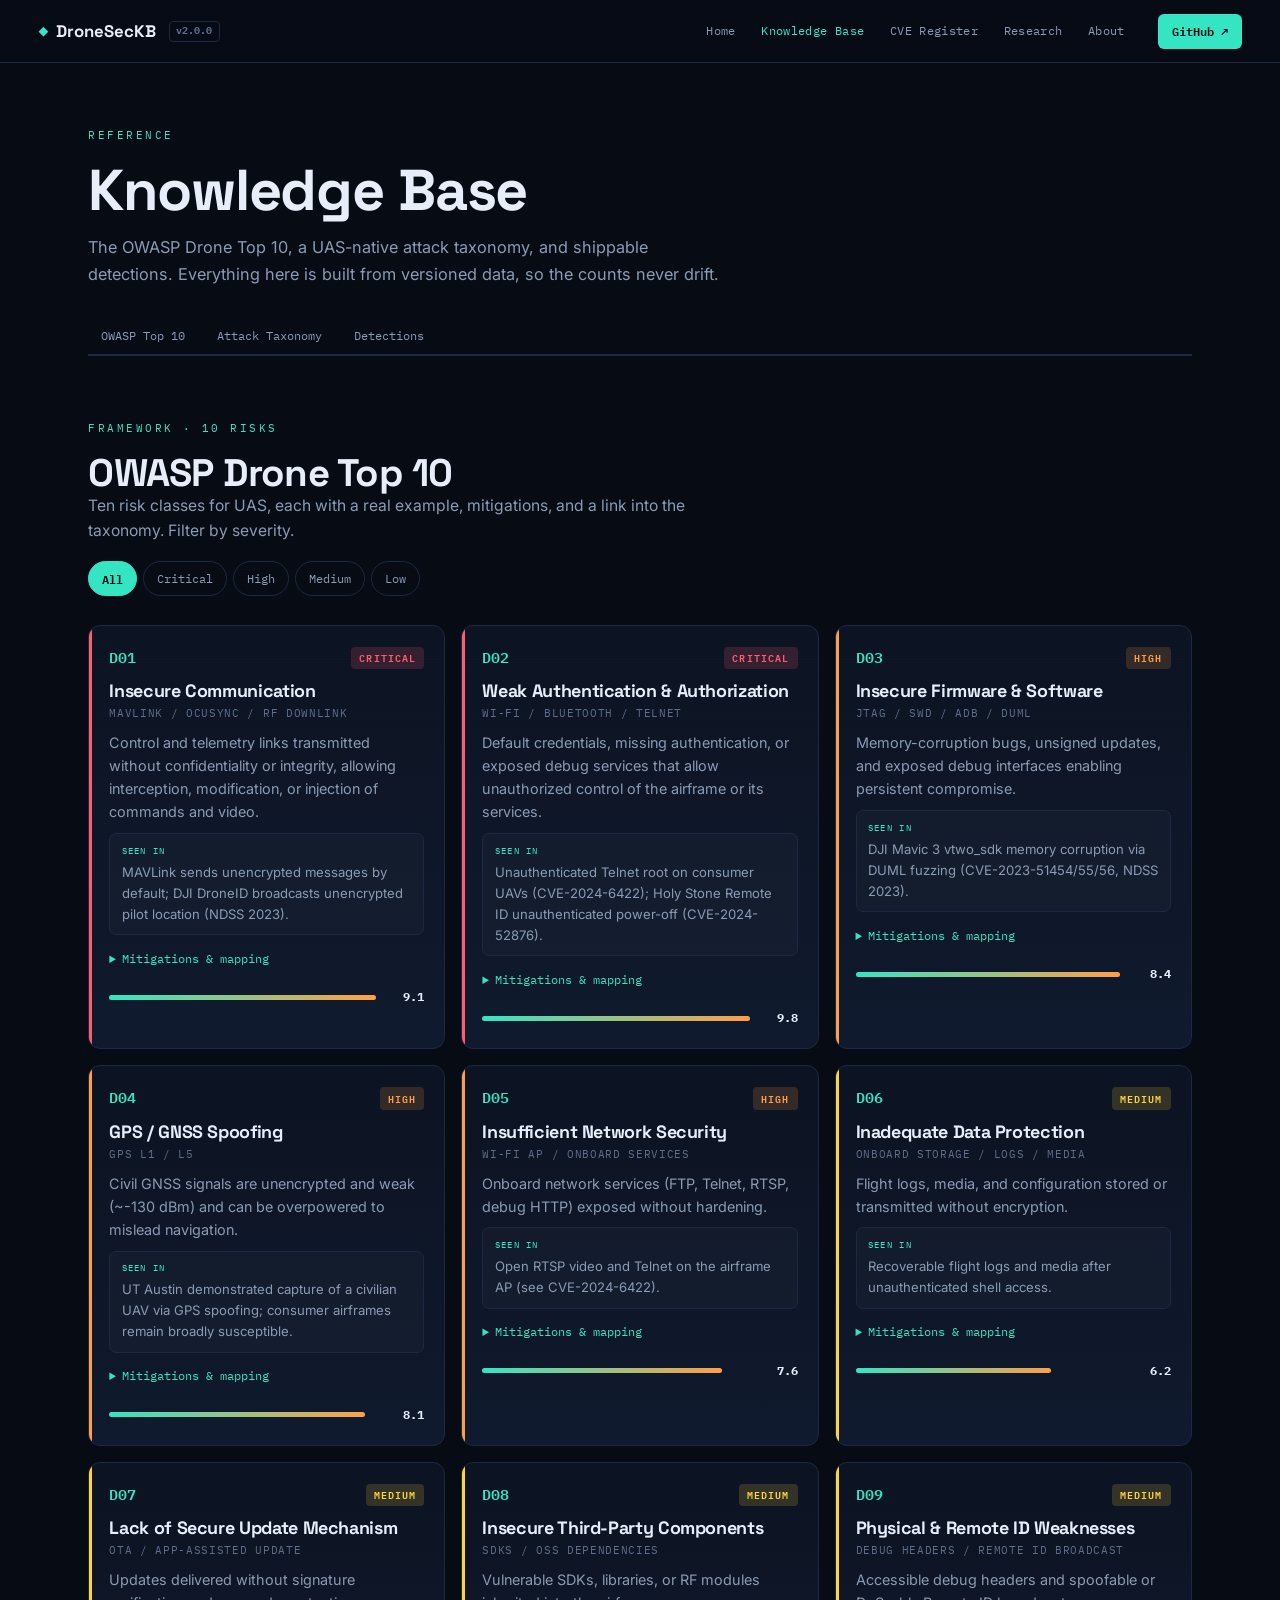
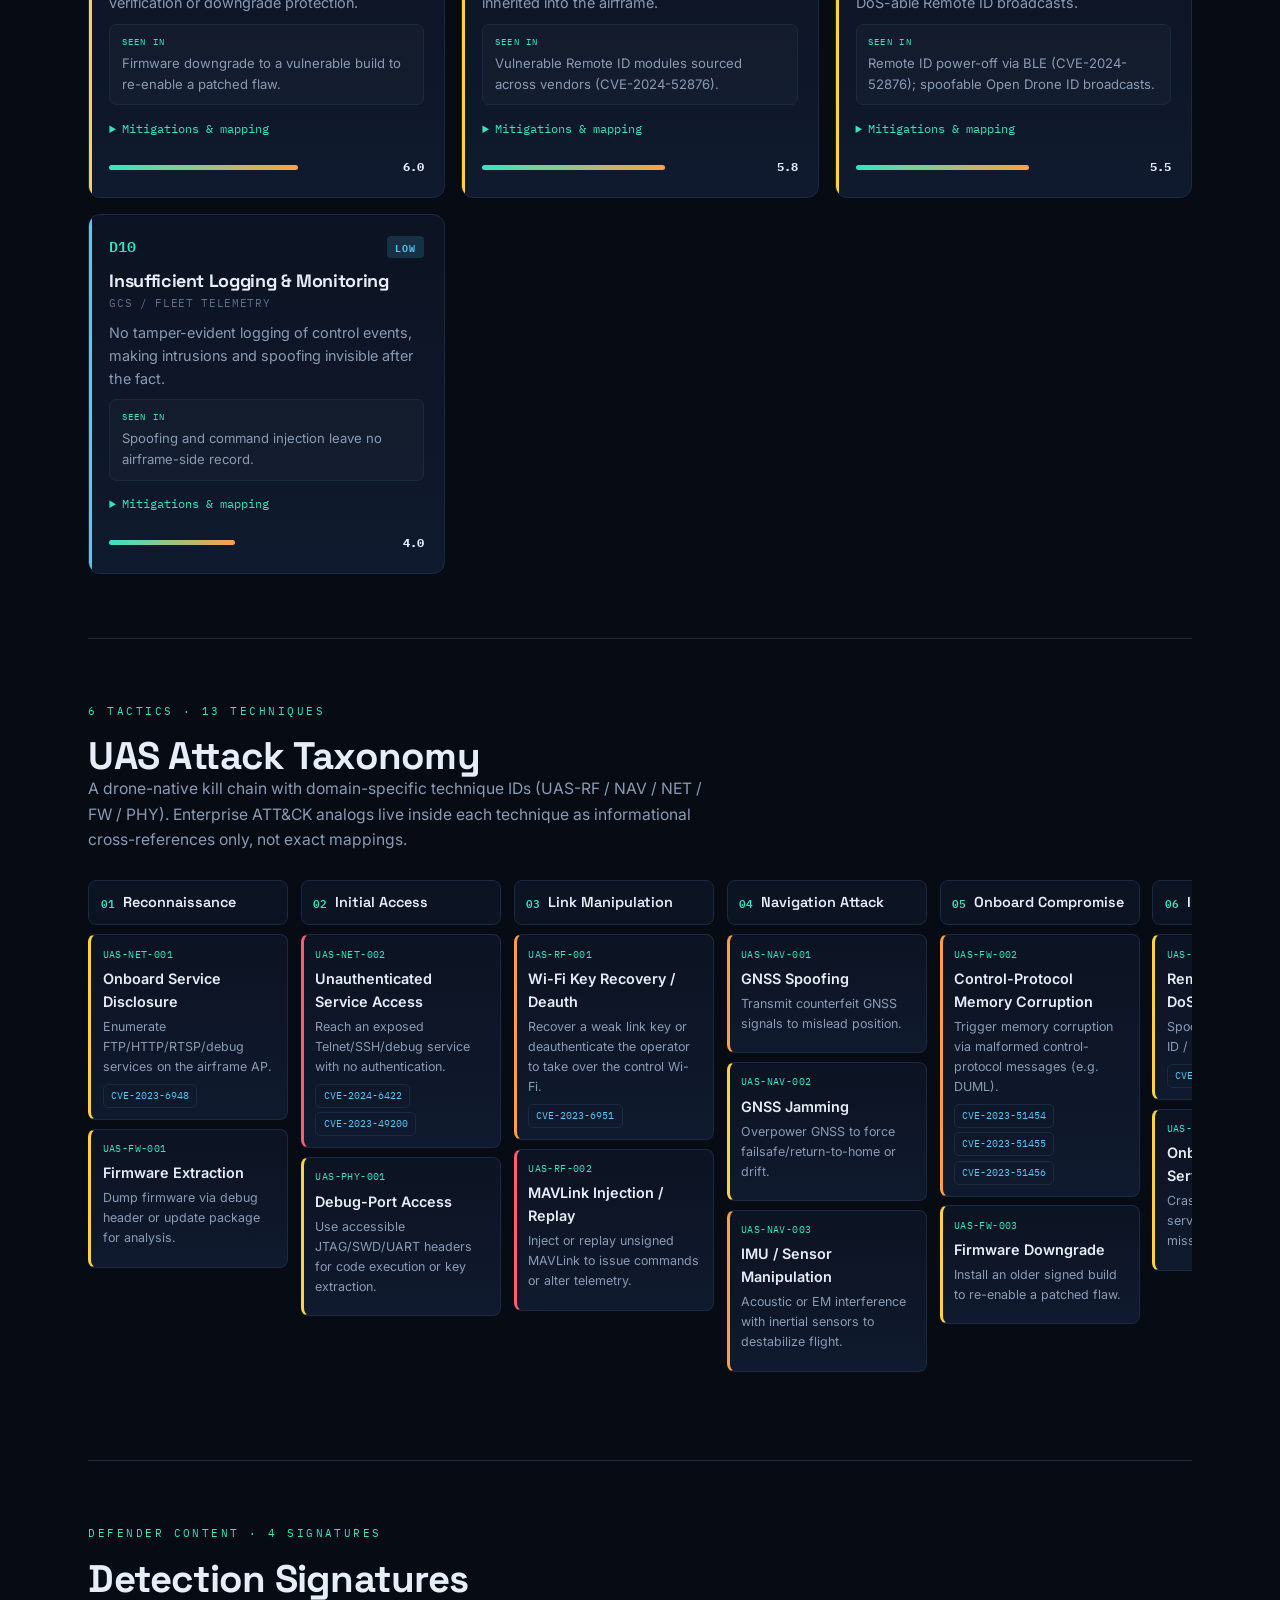
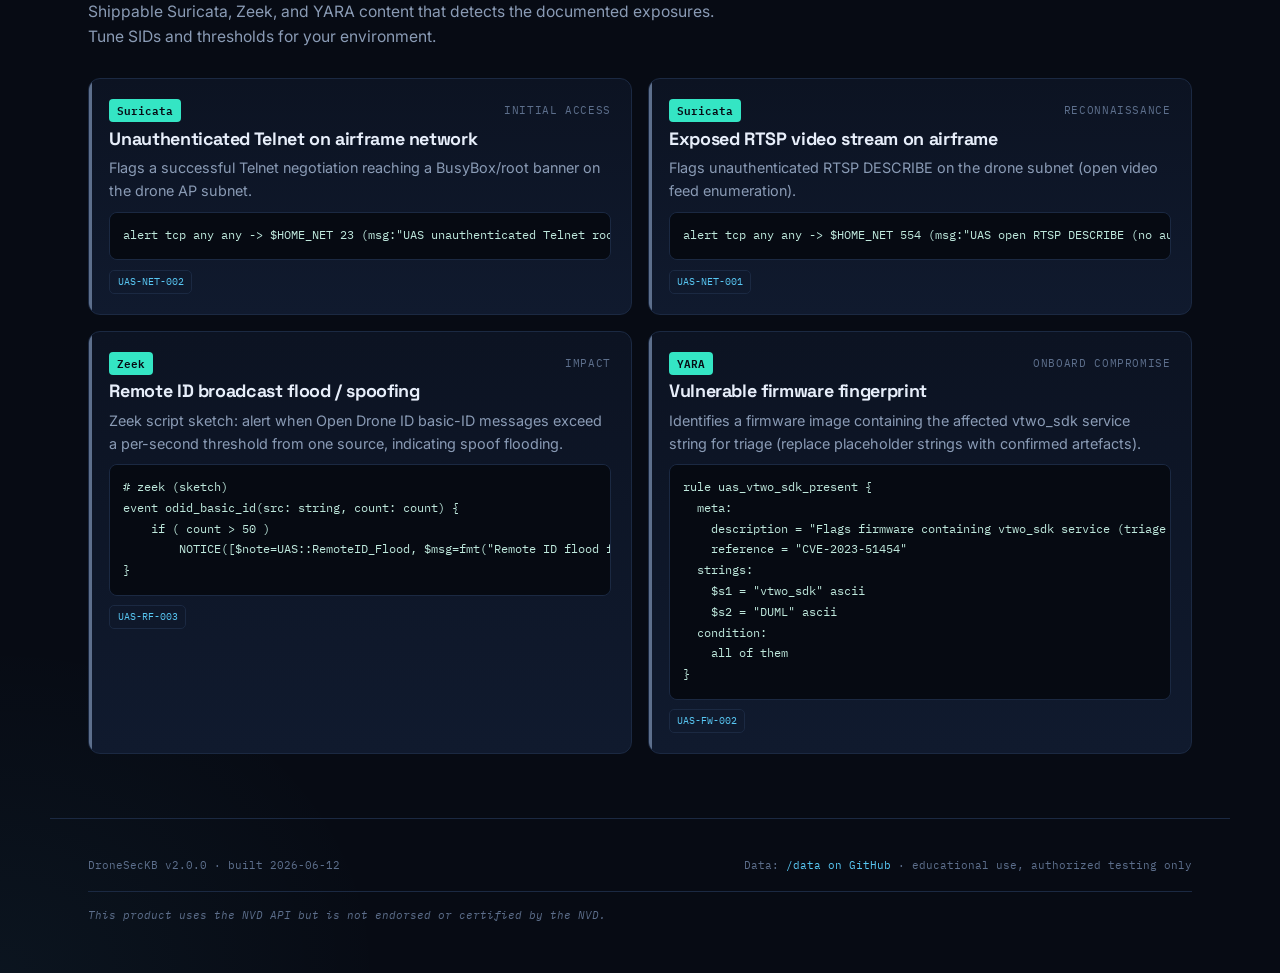
<file: knowledge.html>
<!DOCTYPE html>
<html lang="en">
<head>
<meta charset="UTF-8">
<meta name="viewport" content="width=device-width, initial-scale=1">
<title>Knowledge Base · DroneSecKB</title>
<meta name="description" content="OWASP Drone Top 10, UAS attack taxonomy, and shippable detection signatures.">
<meta property="og:title" content="Knowledge Base · DroneSecKB">
<meta property="og:description" content="OWASP Drone Top 10, UAS attack taxonomy, and shippable detection signatures.">
<meta property="og:type" content="website">
<link rel="preconnect" href="https://fonts.googleapis.com">
<link rel="preconnect" href="https://fonts.gstatic.com" crossorigin>
<link href="https://fonts.googleapis.com/css2?family=Space+Grotesk:wght@400;500;600;700&family=Inter:wght@400;500;600&family=IBM+Plex+Mono:wght@400;500;600&display=swap" rel="stylesheet">
<style>:root{
  --void:#070B14; --panel:#0C1322; --panel-2:#101a2e; --panel-3:#0a1018; --grid:#1B2942; --grid-2:#243657;
  --ink:#E7EEFA; --muted:#8A9BB5; --faint:#5d6f8c;
  --scope:#34E5C4; --scope-2:#58C7F3;
  --critical:#FF5C72; --high:#FF9F45; --medium:#FFD23F; --low:#58C7F3; --na:#5d6f8c;
  --disp:'Space Grotesk',system-ui,sans-serif; --body:'Inter',system-ui,sans-serif; --mono:'IBM Plex Mono',ui-monospace,monospace;
  --maxw:1180px;
}
*{box-sizing:border-box}
html{scroll-behavior:smooth}
body{margin:0;background:var(--void);color:var(--ink);font-family:var(--body);line-height:1.6;-webkit-font-smoothing:antialiased;
  background-image:radial-gradient(900px 500px at 80% -10%,rgba(52,229,196,.07),transparent 60%),radial-gradient(700px 600px at 0% 100%,rgba(88,199,243,.05),transparent 55%);}
a{color:inherit;text-decoration:none}
h1,h2,h3,h4{font-family:var(--disp);font-weight:700;letter-spacing:-.02em;line-height:1.08;margin:0}
.eyebrow{font-family:var(--mono);font-size:.7rem;letter-spacing:.22em;color:var(--scope);text-transform:uppercase;margin:0 0 .9rem}
.muted{color:var(--muted)} .tiny{font-size:.72rem} .sm{font-size:.95rem}
.scanline{position:fixed;inset:0;pointer-events:none;z-index:200;mix-blend-mode:overlay;opacity:.5;background:repeating-linear-gradient(0deg,rgba(255,255,255,.018) 0 1px,transparent 1px 3px)}

/* topbar */
.topbar{position:sticky;top:0;z-index:100;display:flex;align-items:center;gap:1.4rem;padding:.85rem clamp(1rem,4vw,2.4rem);background:rgba(7,11,20,.8);backdrop-filter:blur(14px);border-bottom:1px solid var(--grid)}
.brand{font-family:var(--disp);font-weight:700;font-size:1.05rem;display:flex;align-items:center;gap:.5rem}
.brand .logo{color:var(--scope);font-size:.8rem}
.brand .ver{font-family:var(--mono);font-size:.62rem;color:var(--faint);padding:.1rem .4rem;border:1px solid var(--grid);border-radius:4px;margin-left:.3rem}
.nav{display:flex;gap:.2rem;margin-left:auto;flex-wrap:wrap}
.nav a{font-family:var(--mono);font-size:.74rem;letter-spacing:.03em;color:var(--muted);padding:.45rem .7rem;border-radius:6px;transition:.18s}
.nav a:hover{color:var(--ink);background:var(--panel)} .nav a.active{color:var(--scope)}
.ghbtn{font-family:var(--mono);font-size:.74rem;color:var(--void);background:var(--scope);padding:.5rem .85rem;border-radius:6px;font-weight:600;transition:.18s}
.ghbtn:hover{filter:brightness(1.1);transform:translateY(-1px)}
.menu-btn{display:none;background:transparent;border:1px solid var(--grid);color:var(--ink);font-size:1.1rem;border-radius:6px;padding:.3rem .6rem;cursor:pointer;margin-left:auto}

main{max-width:var(--maxw);margin:0 auto;padding:0 clamp(1rem,4vw,2.4rem)}

/* buttons */
.btn{font-family:var(--mono);font-size:.8rem;padding:.7rem 1.2rem;border-radius:7px;transition:.18s;border:1px solid transparent;display:inline-block}
.btn.sm{padding:.5rem .9rem;font-size:.74rem}
.btn.primary{background:var(--scope);color:var(--void);font-weight:600}
.btn.primary:hover{filter:brightness(1.1);transform:translateY(-1px)}
.btn.ghost{border-color:var(--grid);color:var(--ink)} .btn.ghost:hover{border-color:var(--scope);color:var(--scope)}

/* hero */
.hero{padding:clamp(3rem,8vw,6rem) 0 clamp(2rem,5vw,3.5rem)}
.hero-grid{display:grid;grid-template-columns:1.05fr .95fr;gap:clamp(1.5rem,4vw,3.5rem);align-items:center}
.hero h1{font-size:clamp(2.6rem,6.5vw,5rem);margin:.2rem 0 1.2rem}
.lede{font-size:1.06rem;color:var(--muted);max-width:46ch;margin:0 0 2rem} .lede.sm{font-size:.98rem}
.hero-stats{display:grid;grid-template-columns:repeat(4,auto);gap:clamp(1rem,3vw,2.4rem);margin-bottom:1.6rem}
.stat b{font-family:var(--mono);font-size:clamp(1.7rem,4vw,2.5rem);font-weight:600;display:block;line-height:1}
.stat span{font-family:var(--mono);font-size:.66rem;letter-spacing:.1em;text-transform:uppercase;color:var(--faint)}
.own-line{font-size:.92rem;color:var(--muted);border-left:2px solid var(--scope);padding-left:.9rem;margin:0 0 2rem}
.own-line b{color:var(--scope)}
.hero-cta{display:flex;gap:.8rem;flex-wrap:wrap}

/* radar */
.scope{margin:0;position:relative}
.scope svg{width:100%;height:auto;display:block;filter:drop-shadow(0 0 40px rgba(52,229,196,.18))}
.ring{fill:none;stroke:var(--grid);stroke-width:.3}.ring.outer{stroke:var(--scope);stroke-opacity:.4;stroke-width:.4}
.cross{stroke:var(--grid);stroke-width:.2}
.sweep{transform-origin:50px 50px;animation:sweep 4.4s linear infinite}.sweep path{fill:var(--scope);opacity:.16}
.blip circle{fill:var(--na)}
.blip .ping{fill:none;stroke:currentColor;stroke-width:.5;transform-origin:center;animation:ping 2.6s ease-out infinite;animation-delay:var(--d)}
.blip.sev-critical{color:var(--critical)}.blip.sev-critical circle:first-child{fill:var(--critical)}
.blip.sev-high{color:var(--high)}.blip.sev-high circle:first-child{fill:var(--high)}
.blip.sev-medium{color:var(--medium)}.blip.sev-medium circle:first-child{fill:var(--medium)}
.blip.sev-low{color:var(--low)}.blip.sev-low circle:first-child{fill:var(--low)}
.blip-label{font-family:var(--mono);font-size:2.4px;fill:var(--muted)}
.scope figcaption{font-family:var(--mono);font-size:.64rem;letter-spacing:.08em;color:var(--faint);text-align:center;margin-top:.8rem;text-transform:uppercase}
@keyframes sweep{to{transform:rotate(360deg)}}
@keyframes ping{0%{transform:scale(1);opacity:.9}80%,100%{transform:scale(4.5);opacity:0}}

/* page header */
.phead{padding:clamp(2.4rem,6vw,4rem) 0 1rem;max-width:64ch}
.phead h1{font-size:clamp(2.2rem,5vw,3.6rem);margin:.3rem 0 .8rem}
.phead-sub{color:var(--muted);font-size:1.02rem;margin:0}
.subnav{display:flex;gap:.4rem;flex-wrap:wrap;padding:1rem 0 0;border-bottom:1px solid var(--grid)}
.subnav a{font-family:var(--mono);font-size:.74rem;color:var(--muted);padding:.5rem .8rem;border-radius:7px 7px 0 0;transition:.16s}
.subnav a:hover{color:var(--scope);background:var(--panel)}

/* bands + blocks */
.band{padding:clamp(2.4rem,5vw,3.6rem) 0;border-top:1px solid var(--grid)}
.band-head{margin-bottom:1.8rem} .band-head.split{display:flex;justify-content:space-between;align-items:flex-end;gap:1rem;flex-wrap:wrap}
.band-head h2,.block-head h2{font-size:clamp(1.7rem,3.6vw,2.4rem);margin-top:.3rem}
.block{padding:clamp(2.4rem,6vw,4rem) 0;border-top:1px solid var(--grid)} .block.pt0{border-top:none;padding-top:1.4rem}
.block-head{margin-bottom:1.8rem;max-width:64ch}
.sub{color:var(--muted);font-size:.98rem;margin:0}

/* filters */
.filters{display:flex;gap:.4rem;flex-wrap:wrap;margin-top:1.1rem}
.chip{font-family:var(--mono);font-size:.72rem;color:var(--muted);background:transparent;border:1px solid var(--grid);padding:.4rem .8rem;border-radius:20px;cursor:pointer;transition:.16s}
.chip:hover{border-color:var(--scope);color:var(--ink)}
.chip.active{background:var(--scope);color:var(--void);border-color:var(--scope);font-weight:600}

/* generic cards */
.grid{display:grid;gap:1rem}
.owasp-grid{grid-template-columns:repeat(auto-fill,minmax(290px,1fr))}
.cve-grid{grid-template-columns:repeat(auto-fill,minmax(320px,1fr))}
.det-grid{grid-template-columns:repeat(auto-fill,minmax(360px,1fr))}
.card{background:linear-gradient(180deg,var(--panel),var(--panel-2));border:1px solid var(--grid);border-radius:12px;padding:1.25rem;position:relative;overflow:hidden;transition:.2s}
.card::before{content:"";position:absolute;left:0;top:0;bottom:0;width:3px;background:var(--na)}
.card.sev-critical::before{background:var(--critical)}.card.sev-high::before{background:var(--high)}.card.sev-medium::before{background:var(--medium)}.card.sev-low::before{background:var(--low)}
.card:hover{transform:translateY(-3px);border-color:var(--grid-2);box-shadow:0 18px 40px -22px rgba(0,0,0,.8)}
.card h3{font-size:1.12rem;margin-bottom:.3rem}.card .desc{color:var(--muted);font-size:.9rem;margin:.5rem 0}
.sev-pill{font-family:var(--mono);font-size:.6rem;letter-spacing:.12em;padding:.22rem .5rem;border-radius:4px;font-weight:600;white-space:nowrap}
.sev-pill.sev-critical{background:rgba(255,92,114,.16);color:var(--critical)}.sev-pill.sev-high{background:rgba(255,159,69,.16);color:var(--high)}
.sev-pill.sev-medium{background:rgba(255,210,63,.16);color:var(--medium)}.sev-pill.sev-low{background:rgba(88,199,243,.16);color:var(--low)}.sev-pill.sev-na{background:rgba(93,111,140,.16);color:var(--na)}

.card-top{display:flex;justify-content:space-between;align-items:center;margin-bottom:.7rem}
.rank{font-family:var(--mono);font-size:.95rem;font-weight:600;color:var(--scope)}
.proto{font-family:var(--mono);font-size:.7rem;color:var(--faint);text-transform:uppercase;letter-spacing:.06em;margin:.2rem 0 .5rem}
.example{font-size:.82rem;color:var(--muted);background:rgba(255,255,255,.02);border:1px solid var(--grid);border-radius:7px;padding:.6rem .7rem;margin:.6rem 0}
.example .lbl{font-family:var(--mono);font-size:.58rem;letter-spacing:.14em;color:var(--scope);display:block;margin-bottom:.2rem}
details summary{font-family:var(--mono);font-size:.72rem;color:var(--scope);cursor:pointer;padding:.3rem 0}
.mits{margin:.4rem 0;padding-left:1.1rem;font-size:.82rem;color:var(--muted)}.mits li{margin:.15rem 0}
.tags{display:flex;gap:.35rem;flex-wrap:wrap;margin-top:.5rem}
.tag,.mini{font-family:var(--mono);font-size:.62rem;color:var(--low);border:1px solid var(--grid);padding:.18rem .45rem;border-radius:5px}
.cvss-bar{display:flex;align-items:center;gap:.5rem;margin-top:.9rem}
.cvss-bar>span{height:5px;background:linear-gradient(90deg,var(--scope),var(--high));border-radius:3px;flex:0 0 auto;max-width:calc(100% - 3rem)}
.cvss-bar b{font-family:var(--mono);font-size:.78rem;margin-left:auto;flex:0 0 auto}

/* cve cards */
.cve-head{display:flex;justify-content:space-between;align-items:center}
.cve .own,.rcve .own,.feat-cve .own{font-family:var(--mono);font-size:.58rem;color:var(--scope);border:1px solid var(--scope);padding:.1rem .35rem;border-radius:4px;vertical-align:middle;margin-left:.3rem}
.nvdtag{font-family:var(--mono);font-size:.56rem;color:var(--low);border:1px solid var(--low);padding:.08rem .3rem;border-radius:4px;vertical-align:middle;margin-left:.3rem;letter-spacing:.06em}
.cve[data-fill="1"]{box-shadow:inset 0 0 0 1px rgba(52,229,196,.35)}
.cve-title{font-size:.9rem;margin:.35rem 0 .7rem}
.cve-meta{display:grid;grid-template-columns:1fr 1fr;gap:.4rem .9rem;margin:0 0 .7rem}.cve-meta.wide{grid-template-columns:repeat(4,1fr)}
.cve-meta div{border-bottom:1px solid var(--grid);padding-bottom:.25rem}
.cve-meta dt{font-family:var(--mono);font-size:.56rem;letter-spacing:.1em;color:var(--faint)}
.cve-meta dd{margin:0;font-size:.82rem;font-family:var(--mono)}
.cve-desc{font-size:.84rem;color:var(--muted);margin:.2rem 0 .8rem}
.cve-foot{display:flex;justify-content:space-between;align-items:center;font-family:var(--mono);font-size:.68rem}
.cve-foot .by{color:var(--faint)}.cve-foot .refs a{color:var(--low);margin-left:.5rem}.cve-foot .refs a:hover{color:var(--scope)}
.cve-controls{display:flex;flex-wrap:wrap;gap:.8rem;align-items:center;margin:0 0 1.4rem}
#cve-search{font-family:var(--mono);font-size:.8rem;background:var(--panel);border:1px solid var(--grid);color:var(--ink);padding:.6rem .9rem;border-radius:8px;min-width:240px;flex:1}
#cve-search:focus{outline:none;border-color:var(--scope)}
.empty{font-family:var(--mono);color:var(--faint);text-align:center;padding:2rem}

/* matrix */
.matrix{display:flex;gap:.8rem;overflow-x:auto;padding-bottom:1rem}
.col{flex:1 0 200px;min-width:200px}
.col-head{display:flex;align-items:center;gap:.5rem;font-family:var(--disp);font-weight:600;font-size:.9rem;padding:.6rem .7rem;background:var(--panel);border:1px solid var(--grid);border-radius:8px;margin-bottom:.6rem}
.col-head .ph{font-family:var(--mono);font-size:.7rem;color:var(--scope)}
.cell{background:linear-gradient(180deg,var(--panel),var(--panel-2));border:1px solid var(--grid);border-left:3px solid var(--na);border-radius:8px;padding:.7rem;margin-bottom:.55rem;display:flex;flex-direction:column;gap:.25rem;transition:.16s}
.cell.sev-critical{border-left-color:var(--critical)}.cell.sev-high{border-left-color:var(--high)}.cell.sev-medium{border-left-color:var(--medium)}.cell.sev-low{border-left-color:var(--low)}
.cell:hover{transform:translateX(2px);border-color:var(--grid-2)}
.cell .tid{font-family:var(--mono);font-size:.64rem;color:var(--scope);letter-spacing:.04em}
.cell .tname{font-weight:600;font-size:.9rem}.cell .tsum{font-size:.78rem;color:var(--muted)}
.cell .tcves{display:flex;gap:.3rem;flex-wrap:wrap;margin-top:.2rem}

/* detections */
.det pre{background:#060a12;border:1px solid var(--grid);border-radius:8px;padding:.8rem;overflow-x:auto;margin:.6rem 0}
.det code{font-family:var(--mono);font-size:.72rem;color:#bfe9dd;white-space:pre}
.det-head{display:flex;justify-content:space-between;align-items:center;margin-bottom:.4rem}
.engine{font-family:var(--mono);font-size:.66rem;font-weight:600;color:var(--void);background:var(--scope);padding:.2rem .5rem;border-radius:4px}
.det-tactic{font-family:var(--mono);font-size:.66rem;color:var(--faint);letter-spacing:.06em;text-transform:uppercase}

/* home: featured cve */
.feat-grid{display:grid;grid-template-columns:1fr 1fr;gap:1rem}
.feat-cve{background:linear-gradient(180deg,var(--panel),var(--panel-2));border:1px solid var(--grid);border-radius:12px;padding:1.3rem;position:relative;overflow:hidden;transition:.2s;display:block}
.feat-cve::before{content:"";position:absolute;left:0;top:0;bottom:0;width:3px;background:var(--na)}
.feat-cve.sev-critical::before{background:var(--critical)}.feat-cve.sev-high::before{background:var(--high)}.feat-cve.sev-medium::before{background:var(--medium)}.feat-cve.sev-low::before{background:var(--low)}
.feat-cve:hover{transform:translateY(-3px);border-color:var(--scope)}
.feat-top{display:flex;justify-content:space-between;align-items:center;margin-bottom:.6rem}
.feat-top .cid{font-family:var(--mono);font-weight:600}
.feat-t{font-size:1.05rem;font-family:var(--disp);font-weight:600;margin:.2rem 0 1rem;line-height:1.2}
.feat-link{font-family:var(--mono);font-size:.74rem;color:var(--scope)}

/* home: bento */
.bento-grid{display:grid;grid-template-columns:repeat(4,1fr);gap:1rem}
.bento{background:linear-gradient(180deg,var(--panel),var(--panel-2));border:1px solid var(--grid);border-radius:14px;padding:1.4rem;transition:.2s;display:flex;flex-direction:column;gap:.4rem;min-height:190px}
.bento.span2{grid-column:span 2}
.bento:hover{transform:translateY(-3px);border-color:var(--scope);box-shadow:0 18px 40px -22px rgba(0,0,0,.8)}
.bento-n{display:flex;align-items:baseline;gap:.5rem}
.bento-n b{font-family:var(--mono);font-size:2rem;font-weight:600;color:var(--scope);line-height:1}
.bento-n span{font-family:var(--mono);font-size:.64rem;text-transform:uppercase;letter-spacing:.1em;color:var(--faint)}
.bento h3{font-size:1.15rem;margin-top:.3rem}.bento p{color:var(--muted);font-size:.88rem;margin:0;flex:1}
.bento-go{font-family:var(--mono);font-size:.72rem;color:var(--scope)}

/* home: nvd list */
.nvd-list{display:flex;flex-direction:column;gap:.5rem}
.nvd-row{display:grid;grid-template-columns:auto auto 1fr;align-items:center;gap:.9rem;padding:.7rem 1rem;background:var(--panel);border:1px solid var(--grid);border-left:3px solid var(--na);border-radius:9px;transition:.16s}
.nvd-row.sev-critical{border-left-color:var(--critical)}.nvd-row.sev-high{border-left-color:var(--high)}.nvd-row.sev-medium{border-left-color:var(--medium)}.nvd-row.sev-low{border-left-color:var(--low)}
.nvd-row:hover{border-color:var(--grid-2);transform:translateX(2px)}
.nr-id{font-family:var(--mono);font-size:.82rem;font-weight:600}
.nr-prod{font-family:var(--mono);font-size:.74rem;color:var(--muted);text-align:right}

/* home: about teaser */
.about-teaser{text-align:center}
.about-teaser h2{font-size:clamp(1.7rem,4vw,2.6rem);max-width:18ch;margin:.4rem auto .9rem}
.about-teaser .lede{margin:0 auto 1.6rem}

/* research page */
.rcve-grid{display:grid;gap:1.2rem}
.rcve{background:linear-gradient(180deg,var(--panel),var(--panel-2));border:1px solid var(--grid);border-radius:14px;padding:1.5rem;position:relative;overflow:hidden}
.rcve::before{content:"";position:absolute;left:0;top:0;bottom:0;width:4px;background:var(--na)}
.rcve.sev-critical::before{background:var(--critical)}.rcve.sev-high::before{background:var(--high)}.rcve.sev-medium::before{background:var(--medium)}.rcve.sev-low::before{background:var(--low)}
.rcve-head{display:flex;justify-content:space-between;align-items:center;margin-bottom:.5rem}
.rcve-head .cid{font-family:var(--mono);font-weight:600;font-size:1.05rem}
.rcve h3{font-size:1.4rem;margin:.2rem 0 1rem}
.rcve-desc{color:var(--muted);margin:0 0 1rem}
.teardown{background:#060a12;border:1px solid var(--grid);border-radius:9px;padding:1rem;margin-bottom:1rem}
.teardown.pending{opacity:.7}
.teardown .lbl{font-family:var(--mono);font-size:.6rem;letter-spacing:.14em;color:var(--scope);display:block;margin-bottom:.4rem}
.teardown p{margin:0;font-family:var(--mono);font-size:.82rem;color:#cfe0f2}
.rcve-refs{display:flex;gap:.6rem;flex-wrap:wrap}
.rcve-refs a{font-family:var(--mono);font-size:.72rem;color:var(--low)}.rcve-refs a:hover{color:var(--scope)}

/* methodology */
.methodology{display:grid;grid-template-columns:repeat(4,1fr);gap:1rem}
.mstep{display:flex;gap:.8rem;background:var(--panel);border:1px solid var(--grid);border-radius:12px;padding:1.2rem}
.ms-n{font-family:var(--mono);font-size:1.1rem;font-weight:600;color:var(--scope)}
.mstep h4{font-size:1rem;margin-bottom:.3rem}.mstep p{margin:0;color:var(--muted);font-size:.84rem}

/* two col + lists */
.two-col{display:grid;grid-template-columns:1fr 1fr;gap:2rem}
.pub-list,.contrib-list{list-style:none;margin:0;padding:0;display:flex;flex-direction:column;gap:.7rem}
.pub{display:flex;justify-content:space-between;align-items:center;gap:1rem;background:var(--panel);border:1px solid var(--grid);border-radius:9px;padding:.9rem 1rem}
.pub-t{display:block;font-weight:600;font-size:.92rem}.pub-v{font-family:var(--mono);font-size:.72rem;color:var(--faint)}
.pub a{font-family:var(--mono);font-size:.72rem;color:var(--scope);white-space:nowrap}
.contrib-list li{background:var(--panel);border:1px solid var(--grid);border-left:3px solid var(--scope);border-radius:9px;padding:.8rem 1rem;color:var(--muted);font-size:.9rem}

/* about: bio */
.about-cols{display:grid;grid-template-columns:1.5fr 1fr;gap:2rem;align-items:start}
.about-p{color:var(--muted);max-width:60ch}
.cols3{display:grid;grid-template-columns:repeat(3,1fr);gap:1rem}
.codeblock pre{background:#060a12;border:1px solid var(--grid);border-radius:10px;padding:1rem;overflow-x:auto;margin:0}
.codeblock code{font-family:var(--mono);font-size:.72rem;color:#9fb6d4;white-space:pre}
.maintainer{text-align:left}
.m-links{display:flex;gap:.8rem;flex-wrap:wrap;margin:1.2rem 0}
.bio-grid{display:grid;grid-template-columns:1.5fr 1fr;gap:2rem;align-items:start}
.bio-lead{font-family:var(--disp);font-size:1.4rem;font-weight:600;line-height:1.3;margin:0 0 1rem;color:var(--ink)}
.bio p{color:var(--muted)}
.bio-side{background:linear-gradient(180deg,var(--panel),var(--panel-2));border:1px solid var(--grid);border-radius:14px;padding:1.4rem;display:flex;flex-direction:column;gap:1rem}
.bio-stat{display:flex;align-items:baseline;gap:.6rem;border-bottom:1px solid var(--grid);padding-bottom:.7rem}
.bio-stat b{font-family:var(--mono);font-size:1.6rem;font-weight:600;color:var(--scope)}
.bio-stat span{font-family:var(--mono);font-size:.7rem;text-transform:uppercase;letter-spacing:.08em;color:var(--faint)}
.contacts{display:flex;flex-direction:column;gap:.5rem;margin-top:.3rem}
.contact-link{font-family:var(--mono);font-size:.8rem;color:var(--scope);padding:.5rem .7rem;border:1px solid var(--grid);border-radius:8px;transition:.16s}
.contact-link:hover{border-color:var(--scope);background:rgba(52,229,196,.06)}

/* about: focus */
.focus-grid{display:grid;grid-template-columns:repeat(4,1fr);gap:1rem}
.focus{background:linear-gradient(180deg,var(--panel),var(--panel-2));border:1px solid var(--grid);border-radius:12px;padding:1.3rem;transition:.2s}
.focus:hover{transform:translateY(-3px);border-color:var(--grid-2)}
.focus-ic{color:var(--scope);display:inline-flex}.focus-ic .ic{width:26px;height:26px}
.focus h3{font-size:1.05rem;margin:.7rem 0 .4rem}.focus p{margin:0;color:var(--muted);font-size:.85rem}

/* about: skills */
.skills-grid{display:grid;grid-template-columns:repeat(2,1fr);gap:1.2rem}
.skillgroup{background:var(--panel);border:1px solid var(--grid);border-radius:12px;padding:1.2rem}
.skillgroup h4{font-family:var(--mono);font-size:.74rem;letter-spacing:.1em;text-transform:uppercase;color:var(--scope);margin-bottom:.8rem}
.chips{display:flex;flex-wrap:wrap;gap:.45rem}
.schip{font-family:var(--mono);font-size:.74rem;color:var(--ink);background:rgba(255,255,255,.03);border:1px solid var(--grid);padding:.35rem .65rem;border-radius:7px}

/* about: timeline */
.timeline{position:relative;padding-left:1.4rem}
.timeline::before{content:"";position:absolute;left:4px;top:.4rem;bottom:.4rem;width:1px;background:var(--grid)}
.tl-item{position:relative;margin-bottom:1.4rem}
.tl-dot{position:absolute;left:-1.4rem;top:.35rem;width:9px;height:9px;border-radius:50%;background:var(--scope);box-shadow:0 0 0 4px rgba(52,229,196,.12)}
.tl-top{display:flex;justify-content:space-between;gap:1rem;flex-wrap:wrap}
.tl-role{font-family:var(--disp);font-weight:600;font-size:1.05rem}
.tl-period{font-family:var(--mono);font-size:.74rem;color:var(--faint)}
.tl-org{font-family:var(--mono);font-size:.8rem;color:var(--scope)}
.tl-body ul{margin:.5rem 0 0;padding-left:1.1rem;color:var(--muted);font-size:.88rem}

/* about: education */
.edu-list{display:flex;flex-direction:column;gap:.7rem}
.edu{display:flex;justify-content:space-between;gap:1rem;flex-wrap:wrap;background:var(--panel);border:1px solid var(--grid);border-radius:9px;padding:.9rem 1rem}
.edu-d{font-family:var(--disp);font-weight:600}.edu-s{font-family:var(--mono);font-size:.78rem;color:var(--faint)}

/* footer */
.foot{max-width:var(--maxw);margin:0 auto;padding:2.4rem clamp(1rem,4vw,2.4rem) 3rem;border-top:1px solid var(--grid)}
.foot-row{display:flex;justify-content:space-between;flex-wrap:wrap;gap:.6rem;font-family:var(--mono);font-size:.7rem;color:var(--faint)}
.foot a{color:var(--low)}
.nvd-attr{font-family:var(--mono);font-size:.7rem;color:var(--faint);font-style:italic;border-top:1px solid var(--grid);padding-top:.9rem;margin:1rem 0 0}

:focus-visible{outline:2px solid var(--scope);outline-offset:2px;border-radius:4px}

/* reveal animation */
.reveal{opacity:0;transform:translateY(14px);transition:opacity .6s ease,transform .6s ease}
.reveal.in{opacity:1;transform:none}

@media(max-width:900px){
  .bento-grid,.methodology,.focus-grid{grid-template-columns:repeat(2,1fr)}
  .bento.span2{grid-column:span 2}
}
@media(max-width:860px){
  .menu-btn{display:block}
  .nav{display:none;position:absolute;top:100%;left:0;right:0;flex-direction:column;background:rgba(7,11,20,.97);backdrop-filter:blur(14px);border-bottom:1px solid var(--grid);padding:.6rem clamp(1rem,4vw,2.4rem) 1rem;gap:.1rem}
  .nav.open{display:flex}
  .nav a{padding:.7rem .5rem}
  .ghbtn{display:none}
  .hero-grid{grid-template-columns:1fr}.scope{max-width:380px;margin:0 auto;order:-1}
  .feat-grid,.two-col,.bio-grid,.skills-grid,.about-cols{grid-template-columns:1fr}
  .cols3{grid-template-columns:1fr}
  .nvd-row{grid-template-columns:auto 1fr;row-gap:.3rem}.nr-prod{text-align:left;grid-column:1/-1}
}
@media(max-width:480px){
  .hero-stats{grid-template-columns:repeat(2,1fr);gap:1.2rem}
  .bento-grid,.methodology,.focus-grid{grid-template-columns:1fr}.bento.span2{grid-column:span 1}
  .cve-meta.wide{grid-template-columns:1fr 1fr}
}
@media(prefers-reduced-motion:reduce){
  html{scroll-behavior:auto}.sweep,.blip .ping{animation:none}.sweep path{opacity:.1}
  .reveal{opacity:1;transform:none;transition:none}*{transition:none!important}
}
</style>
</head>
<body>
<div class="scanline" aria-hidden="true"></div>
<header class="topbar">
  <a class="brand" href="index.html"><span class="logo" aria-hidden="true">&#9670;</span>DroneSecKB<span class="ver">v2.0.0</span></a>
  <button class="menu-btn" aria-label="Menu" aria-expanded="false">&#9776;</button>
  <nav class="nav"><a href="index.html">Home</a><a href="knowledge.html" class="active">Knowledge Base</a><a href="cves.html">CVE Register</a><a href="research.html">Research</a><a href="about.html">About</a></nav>
  <a class="ghbtn" href="https://github.com/Sandesh028/Comprehensive-Drone-Security-Knowledge-Base" target="_blank" rel="noopener">GitHub &#8599;</a>
</header>
<main>
<section class="phead reveal">
  <p class="eyebrow">REFERENCE</p>
  <h1>Knowledge Base</h1>
  <p class="phead-sub">The OWASP Drone Top 10, a UAS-native attack taxonomy, and shippable detections. Everything here is built from versioned data, so the counts never drift.</p>
</section>
<nav class="subnav"><a href="#owasp">OWASP Top 10</a><a href="#taxonomy">Attack Taxonomy</a><a href="#detections">Detections</a></nav>

<section id="owasp" class="block">
  <div class="block-head"><p class="eyebrow">FRAMEWORK &middot; 10 RISKS</p><h2>OWASP Drone Top 10</h2>
  <p class="sub">Ten risk classes for UAS, each with a real example, mitigations, and a link into the taxonomy. Filter by severity.</p>
  <div class="filters" data-target="owasp"><button class="chip active" data-sev="all">All</button><button class="chip" data-sev="critical">Critical</button><button class="chip" data-sev="high">High</button><button class="chip" data-sev="medium">Medium</button><button class="chip" data-sev="low">Low</button></div></div>
  <div class="grid owasp-grid" id="owasp-grid"><article class="card owasp sev-critical" data-sev="critical">
      <header class="card-top"><span class="rank">D01</span><span class="sev-pill sev-critical">CRITICAL</span></header>
      <h3>Insecure Communication</h3>
      <p class="proto">MAVLink / OcuSync / RF downlink</p>
      <p class="desc">Control and telemetry links transmitted without confidentiality or integrity, allowing interception, modification, or injection of commands and video.</p>
      <p class="example"><span class="lbl">SEEN IN</span> MAVLink sends unencrypted messages by default; DJI DroneID broadcasts unencrypted pilot location (NDSS 2023).</p>
      <details><summary>Mitigations &amp; mapping</summary><ul class="mits"><li>MAVLink 2.0 message signing</li><li>AES-256 / ChaCha20 link encryption</li><li>DTLS tunneling</li><li>Encrypted RF links (e.g. OcuSync)</li></ul><div class="tags"><a class="tag" href="knowledge.html#taxonomy">UAS-RF-002</a><a class="tag" href="knowledge.html#taxonomy">UAS-RF-001</a></div></details>
      <div class="cvss-bar"><span style="width:91%"></span><b>9.1</b></div>
    </article><article class="card owasp sev-critical" data-sev="critical">
      <header class="card-top"><span class="rank">D02</span><span class="sev-pill sev-critical">CRITICAL</span></header>
      <h3>Weak Authentication &amp; Authorization</h3>
      <p class="proto">Wi-Fi / Bluetooth / Telnet</p>
      <p class="desc">Default credentials, missing authentication, or exposed debug services that allow unauthorized control of the airframe or its services.</p>
      <p class="example"><span class="lbl">SEEN IN</span> Unauthenticated Telnet root on consumer UAVs (CVE-2024-6422); Holy Stone Remote ID unauthenticated power-off (CVE-2024-52876).</p>
      <details><summary>Mitigations &amp; mapping</summary><ul class="mits"><li>WPA3-SAE</li><li>Certificate-based auth</li><li>X25519 key exchange</li><li>Disable default/debug services in production</li></ul><div class="tags"><a class="tag" href="knowledge.html#taxonomy">UAS-NET-002</a><a class="tag" href="knowledge.html#taxonomy">UAS-NET-001</a></div></details>
      <div class="cvss-bar"><span style="width:98%"></span><b>9.8</b></div>
    </article><article class="card owasp sev-high" data-sev="high">
      <header class="card-top"><span class="rank">D03</span><span class="sev-pill sev-high">HIGH</span></header>
      <h3>Insecure Firmware &amp; Software</h3>
      <p class="proto">JTAG / SWD / ADB / DUML</p>
      <p class="desc">Memory-corruption bugs, unsigned updates, and exposed debug interfaces enabling persistent compromise.</p>
      <p class="example"><span class="lbl">SEEN IN</span> DJI Mavic 3 vtwo_sdk memory corruption via DUML fuzzing (CVE-2023-51454/55/56, NDSS 2023).</p>
      <details><summary>Mitigations &amp; mapping</summary><ul class="mits"><li>Secure boot chain</li><li>Signed firmware with rollback protection</li><li>Disable debug ports</li><li>Memory-safe parsing of control protocols</li></ul><div class="tags"><a class="tag" href="knowledge.html#taxonomy">UAS-FW-002</a><a class="tag" href="knowledge.html#taxonomy">UAS-FW-001</a></div></details>
      <div class="cvss-bar"><span style="width:84%"></span><b>8.4</b></div>
    </article><article class="card owasp sev-high" data-sev="high">
      <header class="card-top"><span class="rank">D04</span><span class="sev-pill sev-high">HIGH</span></header>
      <h3>GPS / GNSS Spoofing</h3>
      <p class="proto">GPS L1 / L5</p>
      <p class="desc">Civil GNSS signals are unencrypted and weak (~-130 dBm) and can be overpowered to mislead navigation.</p>
      <p class="example"><span class="lbl">SEEN IN</span> UT Austin demonstrated capture of a civilian UAV via GPS spoofing; consumer airframes remain broadly susceptible.</p>
      <details><summary>Mitigations &amp; mapping</summary><ul class="mits"><li>Multi-constellation receivers</li><li>Spoofing-aware RAIM</li><li>Inertial cross-checks</li><li>Signal-authentication GNSS (e.g. Galileo OSNMA)</li></ul><div class="tags"><a class="tag" href="knowledge.html#taxonomy">UAS-NAV-001</a><a class="tag" href="knowledge.html#taxonomy">UAS-NAV-003</a></div></details>
      <div class="cvss-bar"><span style="width:81%"></span><b>8.1</b></div>
    </article><article class="card owasp sev-high" data-sev="high">
      <header class="card-top"><span class="rank">D05</span><span class="sev-pill sev-high">HIGH</span></header>
      <h3>Insufficient Network Security</h3>
      <p class="proto">Wi-Fi AP / onboard services</p>
      <p class="desc">Onboard network services (FTP, Telnet, RTSP, debug HTTP) exposed without hardening.</p>
      <p class="example"><span class="lbl">SEEN IN</span> Open RTSP video and Telnet on the airframe AP (see CVE-2024-6422).</p>
      <details><summary>Mitigations &amp; mapping</summary><ul class="mits"><li>Close unused ports</li><li>Authenticate every service</li><li>Network segmentation onboard</li><li>Egress filtering</li></ul><div class="tags"><a class="tag" href="knowledge.html#taxonomy">UAS-NET-002</a><a class="tag" href="knowledge.html#taxonomy">UAS-NET-003</a></div></details>
      <div class="cvss-bar"><span style="width:76%"></span><b>7.6</b></div>
    </article><article class="card owasp sev-medium" data-sev="medium">
      <header class="card-top"><span class="rank">D06</span><span class="sev-pill sev-medium">MEDIUM</span></header>
      <h3>Inadequate Data Protection</h3>
      <p class="proto">Onboard storage / logs / media</p>
      <p class="desc">Flight logs, media, and configuration stored or transmitted without encryption.</p>
      <p class="example"><span class="lbl">SEEN IN</span> Recoverable flight logs and media after unauthenticated shell access.</p>
      <details><summary>Mitigations &amp; mapping</summary><ul class="mits"><li>Encrypt data at rest</li><li>Strip metadata on export</li><li>Secure-erase on decommission</li></ul><div class="tags"><a class="tag" href="knowledge.html#taxonomy">UAS-NET-001</a></div></details>
      <div class="cvss-bar"><span style="width:62%"></span><b>6.2</b></div>
    </article><article class="card owasp sev-medium" data-sev="medium">
      <header class="card-top"><span class="rank">D07</span><span class="sev-pill sev-medium">MEDIUM</span></header>
      <h3>Lack of Secure Update Mechanism</h3>
      <p class="proto">OTA / app-assisted update</p>
      <p class="desc">Updates delivered without signature verification or downgrade protection.</p>
      <p class="example"><span class="lbl">SEEN IN</span> Firmware downgrade to a vulnerable build to re-enable a patched flaw.</p>
      <details><summary>Mitigations &amp; mapping</summary><ul class="mits"><li>Signed updates</li><li>Monotonic version / anti-rollback</li><li>TLS-pinned update channel</li></ul><div class="tags"><a class="tag" href="knowledge.html#taxonomy">UAS-FW-003</a></div></details>
      <div class="cvss-bar"><span style="width:60%"></span><b>6.0</b></div>
    </article><article class="card owasp sev-medium" data-sev="medium">
      <header class="card-top"><span class="rank">D08</span><span class="sev-pill sev-medium">MEDIUM</span></header>
      <h3>Insecure Third-Party Components</h3>
      <p class="proto">SDKs / OSS dependencies</p>
      <p class="desc">Vulnerable SDKs, libraries, or RF modules inherited into the airframe.</p>
      <p class="example"><span class="lbl">SEEN IN</span> Vulnerable Remote ID modules sourced across vendors (CVE-2024-52876).</p>
      <details><summary>Mitigations &amp; mapping</summary><ul class="mits"><li>SBOM for airframe + GCS</li><li>Pin and monitor dependencies</li><li>Vet RF/Remote ID modules</li></ul><div class="tags"><a class="tag" href="knowledge.html#taxonomy">UAS-FW-001</a></div></details>
      <div class="cvss-bar"><span style="width:58%"></span><b>5.8</b></div>
    </article><article class="card owasp sev-medium" data-sev="medium">
      <header class="card-top"><span class="rank">D09</span><span class="sev-pill sev-medium">MEDIUM</span></header>
      <h3>Physical &amp; Remote ID Weaknesses</h3>
      <p class="proto">Debug headers / Remote ID broadcast</p>
      <p class="desc">Accessible debug headers and spoofable or DoS-able Remote ID broadcasts.</p>
      <p class="example"><span class="lbl">SEEN IN</span> Remote ID power-off via BLE (CVE-2024-52876); spoofable Open Drone ID broadcasts.</p>
      <details><summary>Mitigations &amp; mapping</summary><ul class="mits"><li>Remove/lock debug headers</li><li>Authenticate Remote ID where feasible</li><li>Tamper-evident enclosures</li></ul><div class="tags"><a class="tag" href="knowledge.html#taxonomy">UAS-RF-003</a><a class="tag" href="knowledge.html#taxonomy">UAS-PHY-001</a></div></details>
      <div class="cvss-bar"><span style="width:55%"></span><b>5.5</b></div>
    </article><article class="card owasp sev-low" data-sev="low">
      <header class="card-top"><span class="rank">D10</span><span class="sev-pill sev-low">LOW</span></header>
      <h3>Insufficient Logging &amp; Monitoring</h3>
      <p class="proto">GCS / fleet telemetry</p>
      <p class="desc">No tamper-evident logging of control events, making intrusions and spoofing invisible after the fact.</p>
      <p class="example"><span class="lbl">SEEN IN</span> Spoofing and command injection leave no airframe-side record.</p>
      <details><summary>Mitigations &amp; mapping</summary><ul class="mits"><li>Signed flight-event logs</li><li>GCS-side anomaly detection</li><li>Fleet telemetry baselining</li></ul><div class="tags"><a class="tag" href="knowledge.html#taxonomy">UAS-NAV-002</a></div></details>
      <div class="cvss-bar"><span style="width:40%"></span><b>4.0</b></div>
    </article></div>
</section>

<section id="taxonomy" class="block">
  <div class="block-head"><p class="eyebrow">6 TACTICS &middot; 13 TECHNIQUES</p><h2>UAS Attack Taxonomy</h2>
  <p class="sub">A drone-native kill chain with domain-specific technique IDs (UAS-RF / NAV / NET / FW / PHY). Enterprise ATT&amp;CK analogs live inside each technique as informational cross-references only, not exact mappings.</p></div>
  <div class="matrix"><div class="col"><div class="col-head"><span class="ph">01</span><span>Reconnaissance</span></div><div class="cell sev-medium">
          <span class="tid">UAS-NET-001</span><span class="tname">Onboard Service Disclosure</span>
          <span class="tsum">Enumerate FTP/HTTP/RTSP/debug services on the airframe AP.</span><span class="tcves"><span class="mini">CVE-2023-6948</span></span></div><div class="cell sev-medium">
          <span class="tid">UAS-FW-001</span><span class="tname">Firmware Extraction</span>
          <span class="tsum">Dump firmware via debug header or update package for analysis.</span><span class="tcves"></span></div></div><div class="col"><div class="col-head"><span class="ph">02</span><span>Initial Access</span></div><div class="cell sev-critical">
          <span class="tid">UAS-NET-002</span><span class="tname">Unauthenticated Service Access</span>
          <span class="tsum">Reach an exposed Telnet/SSH/debug service with no authentication.</span><span class="tcves"><span class="mini">CVE-2024-6422</span><span class="mini">CVE-2023-49200</span></span></div><div class="cell sev-medium">
          <span class="tid">UAS-PHY-001</span><span class="tname">Debug-Port Access</span>
          <span class="tsum">Use accessible JTAG/SWD/UART headers for code execution or key extraction.</span><span class="tcves"></span></div></div><div class="col"><div class="col-head"><span class="ph">03</span><span>Link Manipulation</span></div><div class="cell sev-high">
          <span class="tid">UAS-RF-001</span><span class="tname">Wi-Fi Key Recovery / Deauth</span>
          <span class="tsum">Recover a weak link key or deauthenticate the operator to take over the control Wi-Fi.</span><span class="tcves"><span class="mini">CVE-2023-6951</span></span></div><div class="cell sev-critical">
          <span class="tid">UAS-RF-002</span><span class="tname">MAVLink Injection / Replay</span>
          <span class="tsum">Inject or replay unsigned MAVLink to issue commands or alter telemetry.</span><span class="tcves"></span></div></div><div class="col"><div class="col-head"><span class="ph">04</span><span>Navigation Attack</span></div><div class="cell sev-high">
          <span class="tid">UAS-NAV-001</span><span class="tname">GNSS Spoofing</span>
          <span class="tsum">Transmit counterfeit GNSS signals to mislead position.</span><span class="tcves"></span></div><div class="cell sev-medium">
          <span class="tid">UAS-NAV-002</span><span class="tname">GNSS Jamming</span>
          <span class="tsum">Overpower GNSS to force failsafe/return-to-home or drift.</span><span class="tcves"></span></div><div class="cell sev-high">
          <span class="tid">UAS-NAV-003</span><span class="tname">IMU / Sensor Manipulation</span>
          <span class="tsum">Acoustic or EM interference with inertial sensors to destabilize flight.</span><span class="tcves"></span></div></div><div class="col"><div class="col-head"><span class="ph">05</span><span>Onboard Compromise</span></div><div class="cell sev-high">
          <span class="tid">UAS-FW-002</span><span class="tname">Control-Protocol Memory Corruption</span>
          <span class="tsum">Trigger memory corruption via malformed control-protocol messages (e.g. DUML).</span><span class="tcves"><span class="mini">CVE-2023-51454</span><span class="mini">CVE-2023-51455</span><span class="mini">CVE-2023-51456</span></span></div><div class="cell sev-medium">
          <span class="tid">UAS-FW-003</span><span class="tname">Firmware Downgrade</span>
          <span class="tsum">Install an older signed build to re-enable a patched flaw.</span><span class="tcves"></span></div></div><div class="col"><div class="col-head"><span class="ph">06</span><span>Impact</span></div><div class="cell sev-medium">
          <span class="tid">UAS-RF-003</span><span class="tname">Remote ID Spoofing / DoS</span>
          <span class="tsum">Spoof or deny Open Drone ID / Remote ID broadcasts.</span><span class="tcves"><span class="mini">CVE-2024-52876</span></span></div><div class="cell sev-medium">
          <span class="tid">UAS-NET-003</span><span class="tname">Onboard Denial of Service</span>
          <span class="tsum">Crash or hang onboard services to disrupt the mission.</span><span class="tcves"></span></div></div></div>
</section>

<section id="detections" class="block">
  <div class="block-head"><p class="eyebrow">DEFENDER CONTENT &middot; 4 SIGNATURES</p><h2>Detection Signatures</h2>
  <p class="sub">Shippable Suricata, Zeek, and YARA content that detects the documented exposures. Tune SIDs and thresholds for your environment.</p></div>
  <div class="grid det-grid"><article class="card det reveal">
      <header class="det-head"><span class="engine">Suricata</span><span class="det-tactic">Initial Access</span></header>
      <h3>Unauthenticated Telnet on airframe network</h3><p class="desc">Flags a successful Telnet negotiation reaching a BusyBox/root banner on the drone AP subnet.</p>
      <pre><code>alert tcp any any -&gt; $HOME_NET 23 (msg:&quot;UAS unauthenticated Telnet root banner&quot;; flow:established,to_client; content:&quot;BusyBox&quot;; nocase; content:&quot;built-in shell&quot;; distance:0; classtype:attempted-admin; sid:9000001; rev:1;)</code></pre><div class="tags"><span class="tag">UAS-NET-002</span></div></article><article class="card det reveal">
      <header class="det-head"><span class="engine">Suricata</span><span class="det-tactic">Reconnaissance</span></header>
      <h3>Exposed RTSP video stream on airframe</h3><p class="desc">Flags unauthenticated RTSP DESCRIBE on the drone subnet (open video feed enumeration).</p>
      <pre><code>alert tcp any any -&gt; $HOME_NET 554 (msg:&quot;UAS open RTSP DESCRIBE (no auth)&quot;; flow:established,to_server; content:&quot;DESCRIBE rtsp://&quot;; nocase; content:!&quot;Authorization:&quot;; classtype:attempted-recon; sid:9000002; rev:1;)</code></pre><div class="tags"><span class="tag">UAS-NET-001</span></div></article><article class="card det reveal">
      <header class="det-head"><span class="engine">Zeek</span><span class="det-tactic">Impact</span></header>
      <h3>Remote ID broadcast flood / spoofing</h3><p class="desc">Zeek script sketch: alert when Open Drone ID basic-ID messages exceed a per-second threshold from one source, indicating spoof flooding.</p>
      <pre><code># zeek (sketch)
event odid_basic_id(src: string, count: count) {
    if ( count &gt; 50 )
        NOTICE([$note=UAS::RemoteID_Flood, $msg=fmt(&quot;Remote ID flood from %s&quot;, src)]);
}</code></pre><div class="tags"><span class="tag">UAS-RF-003</span></div></article><article class="card det reveal">
      <header class="det-head"><span class="engine">YARA</span><span class="det-tactic">Onboard Compromise</span></header>
      <h3>Vulnerable firmware fingerprint</h3><p class="desc">Identifies a firmware image containing the affected vtwo_sdk service string for triage (replace placeholder strings with confirmed artefacts).</p>
      <pre><code>rule uas_vtwo_sdk_present {
  meta:
    description = &quot;Flags firmware containing vtwo_sdk service (triage only)&quot;
    reference = &quot;CVE-2023-51454&quot;
  strings:
    $s1 = &quot;vtwo_sdk&quot; ascii
    $s2 = &quot;DUML&quot; ascii
  condition:
    all of them
}</code></pre><div class="tags"><span class="tag">UAS-FW-002</span></div></article></div>
</section></main>
<footer class="foot">
  <div class="foot-row">
    <span>DroneSecKB v2.0.0 &middot; built 2026-06-12</span>
    <span>Data: <a href="https://github.com/Sandesh028/Comprehensive-Drone-Security-Knowledge-Base" target="_blank" rel="noopener">/data on GitHub</a> &middot; educational use, authorized testing only</span>
  </div>
  <p class="nvd-attr">This product uses the NVD API but is not endorsed or certified by the NVD.</p>
</footer>
<script>// reduced motion
var reduce = matchMedia('(prefers-reduced-motion:reduce)').matches;

// count-up stats
function countUp(el){
  var target = +el.dataset.count, dur = 900, t0 = performance.now();
  function step(t){ var p = Math.min((t-t0)/dur,1);
    el.textContent = Math.round(target*(1-Math.pow(1-p,3)));
    if(p<1) requestAnimationFrame(step); }
  requestAnimationFrame(step);
}
function runCounts(){
  document.querySelectorAll('b[data-count]').forEach(function(el){
    if(el.dataset.done) return;
    if(reduce){ el.textContent = el.dataset.count; el.dataset.done='1'; return; }
    el.dataset.done='1'; countUp(el);
  });
}

// reveal on scroll
if(!reduce && 'IntersectionObserver' in window){
  var revObs = new IntersectionObserver(function(es){
    es.forEach(function(en){ if(en.isIntersecting){ en.target.classList.add('in'); revObs.unobserve(en.target);
      en.target.querySelectorAll('b[data-count]').forEach(function(el){ if(!el.dataset.done){ el.dataset.done='1'; countUp(el); } });
    }});
  },{rootMargin:'0px 0px -8% 0px'});
  document.querySelectorAll('.reveal').forEach(function(el){ revObs.observe(el); });
} else {
  document.querySelectorAll('.reveal').forEach(function(el){ el.classList.add('in'); });
}
runCounts();

// severity filters + search
var search = document.getElementById('cve-search');
function activeSev(target){
  var g = document.querySelector('.filters[data-target="'+target+'"] .chip.active');
  return g ? g.dataset.sev : 'all';
}
function applyFilters(target){
  if(target === 'owasp'){
    var sev = activeSev('owasp');
    document.querySelectorAll('#owasp-grid .card').forEach(function(c){
      c.style.display = (sev==='all'||c.dataset.sev===sev) ? '' : 'none';
    });
  } else {
    var sev = activeSev('cve'), q = (search?search.value:'').trim().toLowerCase(), shown = 0;
    document.querySelectorAll('#cve-grid .card').forEach(function(c){
      var ok = (sev==='all'||c.dataset.sev===sev) && (!q || c.dataset.q.indexOf(q)>-1);
      c.style.display = ok ? '' : 'none'; if(ok) shown++;
    });
    var empty = document.getElementById('cve-empty'); if(empty) empty.hidden = shown>0;
  }
}
document.querySelectorAll('.filters').forEach(function(group){
  var target = group.dataset.target;
  group.addEventListener('click', function(e){
    var btn = e.target.closest('.chip'); if(!btn) return;
    group.querySelectorAll('.chip').forEach(function(c){ c.classList.remove('active'); });
    btn.classList.add('active'); applyFilters(target);
  });
});
if(search) search.addEventListener('input', function(){ applyFilters('cve'); });

// mobile menu
var menuBtn = document.querySelector('.menu-btn'), nav = document.querySelector('.nav');
if(menuBtn && nav){
  menuBtn.addEventListener('click', function(){
    var open = nav.classList.toggle('open');
    menuBtn.setAttribute('aria-expanded', open ? 'true' : 'false');
  });
}
</script>
</body>
</html>
</file>
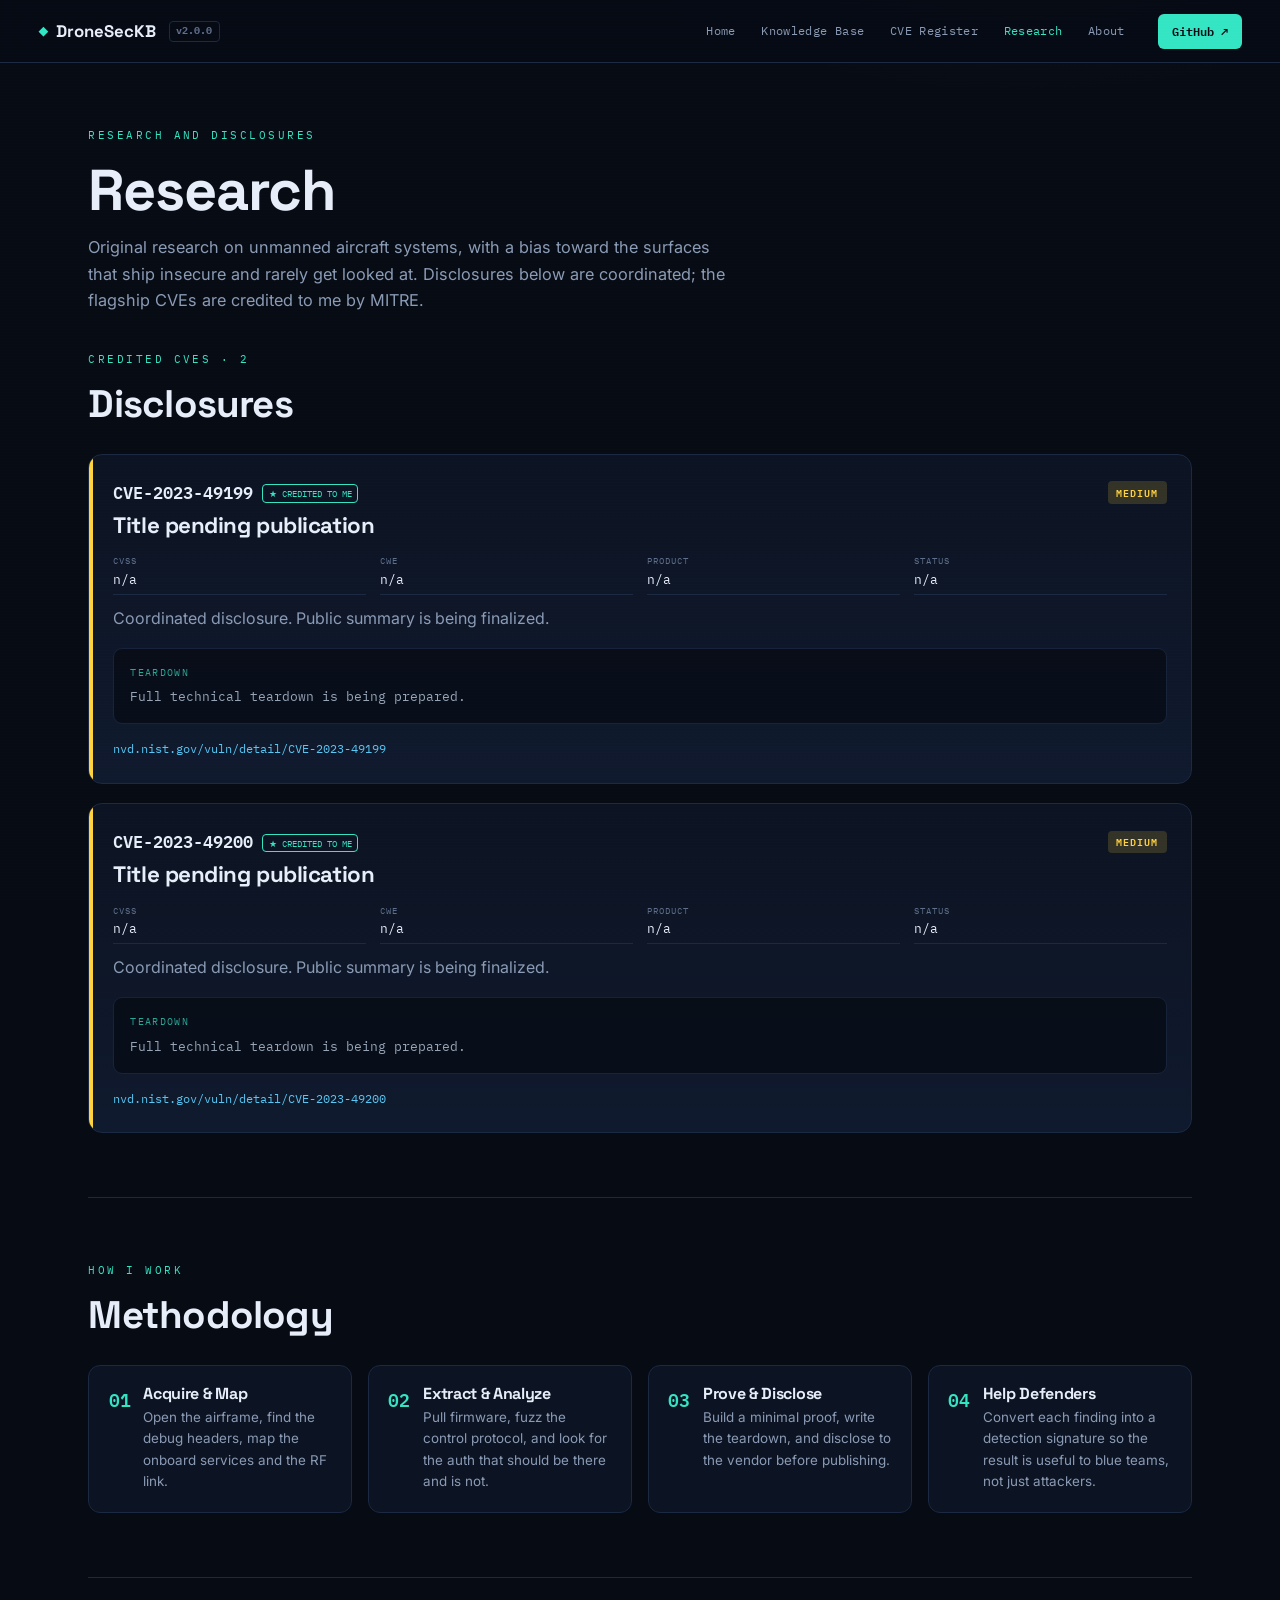
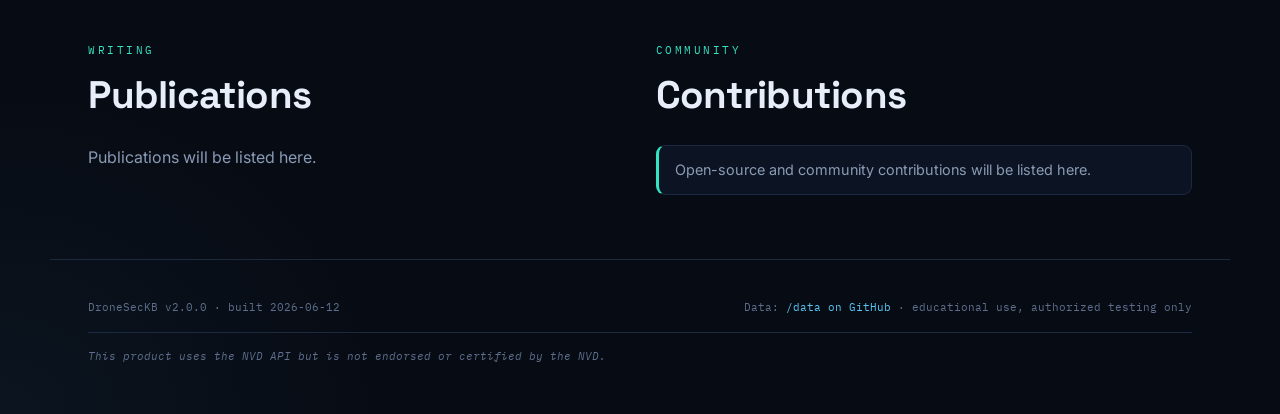
<file: research.html>
<!DOCTYPE html>
<html lang="en">
<head>
<meta charset="UTF-8">
<meta name="viewport" content="width=device-width, initial-scale=1">
<title>Research · DroneSecKB</title>
<meta name="description" content="Credited CVE disclosures and UAS security research.">
<meta property="og:title" content="Research · DroneSecKB">
<meta property="og:description" content="Credited CVE disclosures and UAS security research.">
<meta property="og:type" content="website">
<link rel="preconnect" href="https://fonts.googleapis.com">
<link rel="preconnect" href="https://fonts.gstatic.com" crossorigin>
<link href="https://fonts.googleapis.com/css2?family=Space+Grotesk:wght@400;500;600;700&family=Inter:wght@400;500;600&family=IBM+Plex+Mono:wght@400;500;600&display=swap" rel="stylesheet">
<style>:root{
  --void:#070B14; --panel:#0C1322; --panel-2:#101a2e; --panel-3:#0a1018; --grid:#1B2942; --grid-2:#243657;
  --ink:#E7EEFA; --muted:#8A9BB5; --faint:#5d6f8c;
  --scope:#34E5C4; --scope-2:#58C7F3;
  --critical:#FF5C72; --high:#FF9F45; --medium:#FFD23F; --low:#58C7F3; --na:#5d6f8c;
  --disp:'Space Grotesk',system-ui,sans-serif; --body:'Inter',system-ui,sans-serif; --mono:'IBM Plex Mono',ui-monospace,monospace;
  --maxw:1180px;
}
*{box-sizing:border-box}
html{scroll-behavior:smooth}
body{margin:0;background:var(--void);color:var(--ink);font-family:var(--body);line-height:1.6;-webkit-font-smoothing:antialiased;
  background-image:radial-gradient(900px 500px at 80% -10%,rgba(52,229,196,.07),transparent 60%),radial-gradient(700px 600px at 0% 100%,rgba(88,199,243,.05),transparent 55%);}
a{color:inherit;text-decoration:none}
h1,h2,h3,h4{font-family:var(--disp);font-weight:700;letter-spacing:-.02em;line-height:1.08;margin:0}
.eyebrow{font-family:var(--mono);font-size:.7rem;letter-spacing:.22em;color:var(--scope);text-transform:uppercase;margin:0 0 .9rem}
.muted{color:var(--muted)} .tiny{font-size:.72rem} .sm{font-size:.95rem}
.scanline{position:fixed;inset:0;pointer-events:none;z-index:200;mix-blend-mode:overlay;opacity:.5;background:repeating-linear-gradient(0deg,rgba(255,255,255,.018) 0 1px,transparent 1px 3px)}

/* topbar */
.topbar{position:sticky;top:0;z-index:100;display:flex;align-items:center;gap:1.4rem;padding:.85rem clamp(1rem,4vw,2.4rem);background:rgba(7,11,20,.8);backdrop-filter:blur(14px);border-bottom:1px solid var(--grid)}
.brand{font-family:var(--disp);font-weight:700;font-size:1.05rem;display:flex;align-items:center;gap:.5rem}
.brand .logo{color:var(--scope);font-size:.8rem}
.brand .ver{font-family:var(--mono);font-size:.62rem;color:var(--faint);padding:.1rem .4rem;border:1px solid var(--grid);border-radius:4px;margin-left:.3rem}
.nav{display:flex;gap:.2rem;margin-left:auto;flex-wrap:wrap}
.nav a{font-family:var(--mono);font-size:.74rem;letter-spacing:.03em;color:var(--muted);padding:.45rem .7rem;border-radius:6px;transition:.18s}
.nav a:hover{color:var(--ink);background:var(--panel)} .nav a.active{color:var(--scope)}
.ghbtn{font-family:var(--mono);font-size:.74rem;color:var(--void);background:var(--scope);padding:.5rem .85rem;border-radius:6px;font-weight:600;transition:.18s}
.ghbtn:hover{filter:brightness(1.1);transform:translateY(-1px)}
.menu-btn{display:none;background:transparent;border:1px solid var(--grid);color:var(--ink);font-size:1.1rem;border-radius:6px;padding:.3rem .6rem;cursor:pointer;margin-left:auto}

main{max-width:var(--maxw);margin:0 auto;padding:0 clamp(1rem,4vw,2.4rem)}

/* buttons */
.btn{font-family:var(--mono);font-size:.8rem;padding:.7rem 1.2rem;border-radius:7px;transition:.18s;border:1px solid transparent;display:inline-block}
.btn.sm{padding:.5rem .9rem;font-size:.74rem}
.btn.primary{background:var(--scope);color:var(--void);font-weight:600}
.btn.primary:hover{filter:brightness(1.1);transform:translateY(-1px)}
.btn.ghost{border-color:var(--grid);color:var(--ink)} .btn.ghost:hover{border-color:var(--scope);color:var(--scope)}

/* hero */
.hero{padding:clamp(3rem,8vw,6rem) 0 clamp(2rem,5vw,3.5rem)}
.hero-grid{display:grid;grid-template-columns:1.05fr .95fr;gap:clamp(1.5rem,4vw,3.5rem);align-items:center}
.hero h1{font-size:clamp(2.6rem,6.5vw,5rem);margin:.2rem 0 1.2rem}
.lede{font-size:1.06rem;color:var(--muted);max-width:46ch;margin:0 0 2rem} .lede.sm{font-size:.98rem}
.hero-stats{display:grid;grid-template-columns:repeat(4,auto);gap:clamp(1rem,3vw,2.4rem);margin-bottom:1.6rem}
.stat b{font-family:var(--mono);font-size:clamp(1.7rem,4vw,2.5rem);font-weight:600;display:block;line-height:1}
.stat span{font-family:var(--mono);font-size:.66rem;letter-spacing:.1em;text-transform:uppercase;color:var(--faint)}
.own-line{font-size:.92rem;color:var(--muted);border-left:2px solid var(--scope);padding-left:.9rem;margin:0 0 2rem}
.own-line b{color:var(--scope)}
.hero-cta{display:flex;gap:.8rem;flex-wrap:wrap}

/* radar */
.scope{margin:0;position:relative}
.scope svg{width:100%;height:auto;display:block;filter:drop-shadow(0 0 40px rgba(52,229,196,.18))}
.ring{fill:none;stroke:var(--grid);stroke-width:.3}.ring.outer{stroke:var(--scope);stroke-opacity:.4;stroke-width:.4}
.cross{stroke:var(--grid);stroke-width:.2}
.sweep{transform-origin:50px 50px;animation:sweep 4.4s linear infinite}.sweep path{fill:var(--scope);opacity:.16}
.blip circle{fill:var(--na)}
.blip .ping{fill:none;stroke:currentColor;stroke-width:.5;transform-origin:center;animation:ping 2.6s ease-out infinite;animation-delay:var(--d)}
.blip.sev-critical{color:var(--critical)}.blip.sev-critical circle:first-child{fill:var(--critical)}
.blip.sev-high{color:var(--high)}.blip.sev-high circle:first-child{fill:var(--high)}
.blip.sev-medium{color:var(--medium)}.blip.sev-medium circle:first-child{fill:var(--medium)}
.blip.sev-low{color:var(--low)}.blip.sev-low circle:first-child{fill:var(--low)}
.blip-label{font-family:var(--mono);font-size:2.4px;fill:var(--muted)}
.scope figcaption{font-family:var(--mono);font-size:.64rem;letter-spacing:.08em;color:var(--faint);text-align:center;margin-top:.8rem;text-transform:uppercase}
@keyframes sweep{to{transform:rotate(360deg)}}
@keyframes ping{0%{transform:scale(1);opacity:.9}80%,100%{transform:scale(4.5);opacity:0}}

/* page header */
.phead{padding:clamp(2.4rem,6vw,4rem) 0 1rem;max-width:64ch}
.phead h1{font-size:clamp(2.2rem,5vw,3.6rem);margin:.3rem 0 .8rem}
.phead-sub{color:var(--muted);font-size:1.02rem;margin:0}
.subnav{display:flex;gap:.4rem;flex-wrap:wrap;padding:1rem 0 0;border-bottom:1px solid var(--grid)}
.subnav a{font-family:var(--mono);font-size:.74rem;color:var(--muted);padding:.5rem .8rem;border-radius:7px 7px 0 0;transition:.16s}
.subnav a:hover{color:var(--scope);background:var(--panel)}

/* bands + blocks */
.band{padding:clamp(2.4rem,5vw,3.6rem) 0;border-top:1px solid var(--grid)}
.band-head{margin-bottom:1.8rem} .band-head.split{display:flex;justify-content:space-between;align-items:flex-end;gap:1rem;flex-wrap:wrap}
.band-head h2,.block-head h2{font-size:clamp(1.7rem,3.6vw,2.4rem);margin-top:.3rem}
.block{padding:clamp(2.4rem,6vw,4rem) 0;border-top:1px solid var(--grid)} .block.pt0{border-top:none;padding-top:1.4rem}
.block-head{margin-bottom:1.8rem;max-width:64ch}
.sub{color:var(--muted);font-size:.98rem;margin:0}

/* filters */
.filters{display:flex;gap:.4rem;flex-wrap:wrap;margin-top:1.1rem}
.chip{font-family:var(--mono);font-size:.72rem;color:var(--muted);background:transparent;border:1px solid var(--grid);padding:.4rem .8rem;border-radius:20px;cursor:pointer;transition:.16s}
.chip:hover{border-color:var(--scope);color:var(--ink)}
.chip.active{background:var(--scope);color:var(--void);border-color:var(--scope);font-weight:600}

/* generic cards */
.grid{display:grid;gap:1rem}
.owasp-grid{grid-template-columns:repeat(auto-fill,minmax(290px,1fr))}
.cve-grid{grid-template-columns:repeat(auto-fill,minmax(320px,1fr))}
.det-grid{grid-template-columns:repeat(auto-fill,minmax(360px,1fr))}
.card{background:linear-gradient(180deg,var(--panel),var(--panel-2));border:1px solid var(--grid);border-radius:12px;padding:1.25rem;position:relative;overflow:hidden;transition:.2s}
.card::before{content:"";position:absolute;left:0;top:0;bottom:0;width:3px;background:var(--na)}
.card.sev-critical::before{background:var(--critical)}.card.sev-high::before{background:var(--high)}.card.sev-medium::before{background:var(--medium)}.card.sev-low::before{background:var(--low)}
.card:hover{transform:translateY(-3px);border-color:var(--grid-2);box-shadow:0 18px 40px -22px rgba(0,0,0,.8)}
.card h3{font-size:1.12rem;margin-bottom:.3rem}.card .desc{color:var(--muted);font-size:.9rem;margin:.5rem 0}
.sev-pill{font-family:var(--mono);font-size:.6rem;letter-spacing:.12em;padding:.22rem .5rem;border-radius:4px;font-weight:600;white-space:nowrap}
.sev-pill.sev-critical{background:rgba(255,92,114,.16);color:var(--critical)}.sev-pill.sev-high{background:rgba(255,159,69,.16);color:var(--high)}
.sev-pill.sev-medium{background:rgba(255,210,63,.16);color:var(--medium)}.sev-pill.sev-low{background:rgba(88,199,243,.16);color:var(--low)}.sev-pill.sev-na{background:rgba(93,111,140,.16);color:var(--na)}

.card-top{display:flex;justify-content:space-between;align-items:center;margin-bottom:.7rem}
.rank{font-family:var(--mono);font-size:.95rem;font-weight:600;color:var(--scope)}
.proto{font-family:var(--mono);font-size:.7rem;color:var(--faint);text-transform:uppercase;letter-spacing:.06em;margin:.2rem 0 .5rem}
.example{font-size:.82rem;color:var(--muted);background:rgba(255,255,255,.02);border:1px solid var(--grid);border-radius:7px;padding:.6rem .7rem;margin:.6rem 0}
.example .lbl{font-family:var(--mono);font-size:.58rem;letter-spacing:.14em;color:var(--scope);display:block;margin-bottom:.2rem}
details summary{font-family:var(--mono);font-size:.72rem;color:var(--scope);cursor:pointer;padding:.3rem 0}
.mits{margin:.4rem 0;padding-left:1.1rem;font-size:.82rem;color:var(--muted)}.mits li{margin:.15rem 0}
.tags{display:flex;gap:.35rem;flex-wrap:wrap;margin-top:.5rem}
.tag,.mini{font-family:var(--mono);font-size:.62rem;color:var(--low);border:1px solid var(--grid);padding:.18rem .45rem;border-radius:5px}
.cvss-bar{display:flex;align-items:center;gap:.5rem;margin-top:.9rem}
.cvss-bar>span{height:5px;background:linear-gradient(90deg,var(--scope),var(--high));border-radius:3px;flex:0 0 auto;max-width:calc(100% - 3rem)}
.cvss-bar b{font-family:var(--mono);font-size:.78rem;margin-left:auto;flex:0 0 auto}

/* cve cards */
.cve-head{display:flex;justify-content:space-between;align-items:center}
.cve .own,.rcve .own,.feat-cve .own{font-family:var(--mono);font-size:.58rem;color:var(--scope);border:1px solid var(--scope);padding:.1rem .35rem;border-radius:4px;vertical-align:middle;margin-left:.3rem}
.nvdtag{font-family:var(--mono);font-size:.56rem;color:var(--low);border:1px solid var(--low);padding:.08rem .3rem;border-radius:4px;vertical-align:middle;margin-left:.3rem;letter-spacing:.06em}
.cve[data-fill="1"]{box-shadow:inset 0 0 0 1px rgba(52,229,196,.35)}
.cve-title{font-size:.9rem;margin:.35rem 0 .7rem}
.cve-meta{display:grid;grid-template-columns:1fr 1fr;gap:.4rem .9rem;margin:0 0 .7rem}.cve-meta.wide{grid-template-columns:repeat(4,1fr)}
.cve-meta div{border-bottom:1px solid var(--grid);padding-bottom:.25rem}
.cve-meta dt{font-family:var(--mono);font-size:.56rem;letter-spacing:.1em;color:var(--faint)}
.cve-meta dd{margin:0;font-size:.82rem;font-family:var(--mono)}
.cve-desc{font-size:.84rem;color:var(--muted);margin:.2rem 0 .8rem}
.cve-foot{display:flex;justify-content:space-between;align-items:center;font-family:var(--mono);font-size:.68rem}
.cve-foot .by{color:var(--faint)}.cve-foot .refs a{color:var(--low);margin-left:.5rem}.cve-foot .refs a:hover{color:var(--scope)}
.cve-controls{display:flex;flex-wrap:wrap;gap:.8rem;align-items:center;margin:0 0 1.4rem}
#cve-search{font-family:var(--mono);font-size:.8rem;background:var(--panel);border:1px solid var(--grid);color:var(--ink);padding:.6rem .9rem;border-radius:8px;min-width:240px;flex:1}
#cve-search:focus{outline:none;border-color:var(--scope)}
.empty{font-family:var(--mono);color:var(--faint);text-align:center;padding:2rem}

/* matrix */
.matrix{display:flex;gap:.8rem;overflow-x:auto;padding-bottom:1rem}
.col{flex:1 0 200px;min-width:200px}
.col-head{display:flex;align-items:center;gap:.5rem;font-family:var(--disp);font-weight:600;font-size:.9rem;padding:.6rem .7rem;background:var(--panel);border:1px solid var(--grid);border-radius:8px;margin-bottom:.6rem}
.col-head .ph{font-family:var(--mono);font-size:.7rem;color:var(--scope)}
.cell{background:linear-gradient(180deg,var(--panel),var(--panel-2));border:1px solid var(--grid);border-left:3px solid var(--na);border-radius:8px;padding:.7rem;margin-bottom:.55rem;display:flex;flex-direction:column;gap:.25rem;transition:.16s}
.cell.sev-critical{border-left-color:var(--critical)}.cell.sev-high{border-left-color:var(--high)}.cell.sev-medium{border-left-color:var(--medium)}.cell.sev-low{border-left-color:var(--low)}
.cell:hover{transform:translateX(2px);border-color:var(--grid-2)}
.cell .tid{font-family:var(--mono);font-size:.64rem;color:var(--scope);letter-spacing:.04em}
.cell .tname{font-weight:600;font-size:.9rem}.cell .tsum{font-size:.78rem;color:var(--muted)}
.cell .tcves{display:flex;gap:.3rem;flex-wrap:wrap;margin-top:.2rem}

/* detections */
.det pre{background:#060a12;border:1px solid var(--grid);border-radius:8px;padding:.8rem;overflow-x:auto;margin:.6rem 0}
.det code{font-family:var(--mono);font-size:.72rem;color:#bfe9dd;white-space:pre}
.det-head{display:flex;justify-content:space-between;align-items:center;margin-bottom:.4rem}
.engine{font-family:var(--mono);font-size:.66rem;font-weight:600;color:var(--void);background:var(--scope);padding:.2rem .5rem;border-radius:4px}
.det-tactic{font-family:var(--mono);font-size:.66rem;color:var(--faint);letter-spacing:.06em;text-transform:uppercase}

/* home: featured cve */
.feat-grid{display:grid;grid-template-columns:1fr 1fr;gap:1rem}
.feat-cve{background:linear-gradient(180deg,var(--panel),var(--panel-2));border:1px solid var(--grid);border-radius:12px;padding:1.3rem;position:relative;overflow:hidden;transition:.2s;display:block}
.feat-cve::before{content:"";position:absolute;left:0;top:0;bottom:0;width:3px;background:var(--na)}
.feat-cve.sev-critical::before{background:var(--critical)}.feat-cve.sev-high::before{background:var(--high)}.feat-cve.sev-medium::before{background:var(--medium)}.feat-cve.sev-low::before{background:var(--low)}
.feat-cve:hover{transform:translateY(-3px);border-color:var(--scope)}
.feat-top{display:flex;justify-content:space-between;align-items:center;margin-bottom:.6rem}
.feat-top .cid{font-family:var(--mono);font-weight:600}
.feat-t{font-size:1.05rem;font-family:var(--disp);font-weight:600;margin:.2rem 0 1rem;line-height:1.2}
.feat-link{font-family:var(--mono);font-size:.74rem;color:var(--scope)}

/* home: bento */
.bento-grid{display:grid;grid-template-columns:repeat(4,1fr);gap:1rem}
.bento{background:linear-gradient(180deg,var(--panel),var(--panel-2));border:1px solid var(--grid);border-radius:14px;padding:1.4rem;transition:.2s;display:flex;flex-direction:column;gap:.4rem;min-height:190px}
.bento.span2{grid-column:span 2}
.bento:hover{transform:translateY(-3px);border-color:var(--scope);box-shadow:0 18px 40px -22px rgba(0,0,0,.8)}
.bento-n{display:flex;align-items:baseline;gap:.5rem}
.bento-n b{font-family:var(--mono);font-size:2rem;font-weight:600;color:var(--scope);line-height:1}
.bento-n span{font-family:var(--mono);font-size:.64rem;text-transform:uppercase;letter-spacing:.1em;color:var(--faint)}
.bento h3{font-size:1.15rem;margin-top:.3rem}.bento p{color:var(--muted);font-size:.88rem;margin:0;flex:1}
.bento-go{font-family:var(--mono);font-size:.72rem;color:var(--scope)}

/* home: nvd list */
.nvd-list{display:flex;flex-direction:column;gap:.5rem}
.nvd-row{display:grid;grid-template-columns:auto auto 1fr;align-items:center;gap:.9rem;padding:.7rem 1rem;background:var(--panel);border:1px solid var(--grid);border-left:3px solid var(--na);border-radius:9px;transition:.16s}
.nvd-row.sev-critical{border-left-color:var(--critical)}.nvd-row.sev-high{border-left-color:var(--high)}.nvd-row.sev-medium{border-left-color:var(--medium)}.nvd-row.sev-low{border-left-color:var(--low)}
.nvd-row:hover{border-color:var(--grid-2);transform:translateX(2px)}
.nr-id{font-family:var(--mono);font-size:.82rem;font-weight:600}
.nr-prod{font-family:var(--mono);font-size:.74rem;color:var(--muted);text-align:right}

/* home: about teaser */
.about-teaser{text-align:center}
.about-teaser h2{font-size:clamp(1.7rem,4vw,2.6rem);max-width:18ch;margin:.4rem auto .9rem}
.about-teaser .lede{margin:0 auto 1.6rem}

/* research page */
.rcve-grid{display:grid;gap:1.2rem}
.rcve{background:linear-gradient(180deg,var(--panel),var(--panel-2));border:1px solid var(--grid);border-radius:14px;padding:1.5rem;position:relative;overflow:hidden}
.rcve::before{content:"";position:absolute;left:0;top:0;bottom:0;width:4px;background:var(--na)}
.rcve.sev-critical::before{background:var(--critical)}.rcve.sev-high::before{background:var(--high)}.rcve.sev-medium::before{background:var(--medium)}.rcve.sev-low::before{background:var(--low)}
.rcve-head{display:flex;justify-content:space-between;align-items:center;margin-bottom:.5rem}
.rcve-head .cid{font-family:var(--mono);font-weight:600;font-size:1.05rem}
.rcve h3{font-size:1.4rem;margin:.2rem 0 1rem}
.rcve-desc{color:var(--muted);margin:0 0 1rem}
.teardown{background:#060a12;border:1px solid var(--grid);border-radius:9px;padding:1rem;margin-bottom:1rem}
.teardown.pending{opacity:.7}
.teardown .lbl{font-family:var(--mono);font-size:.6rem;letter-spacing:.14em;color:var(--scope);display:block;margin-bottom:.4rem}
.teardown p{margin:0;font-family:var(--mono);font-size:.82rem;color:#cfe0f2}
.rcve-refs{display:flex;gap:.6rem;flex-wrap:wrap}
.rcve-refs a{font-family:var(--mono);font-size:.72rem;color:var(--low)}.rcve-refs a:hover{color:var(--scope)}

/* methodology */
.methodology{display:grid;grid-template-columns:repeat(4,1fr);gap:1rem}
.mstep{display:flex;gap:.8rem;background:var(--panel);border:1px solid var(--grid);border-radius:12px;padding:1.2rem}
.ms-n{font-family:var(--mono);font-size:1.1rem;font-weight:600;color:var(--scope)}
.mstep h4{font-size:1rem;margin-bottom:.3rem}.mstep p{margin:0;color:var(--muted);font-size:.84rem}

/* two col + lists */
.two-col{display:grid;grid-template-columns:1fr 1fr;gap:2rem}
.pub-list,.contrib-list{list-style:none;margin:0;padding:0;display:flex;flex-direction:column;gap:.7rem}
.pub{display:flex;justify-content:space-between;align-items:center;gap:1rem;background:var(--panel);border:1px solid var(--grid);border-radius:9px;padding:.9rem 1rem}
.pub-t{display:block;font-weight:600;font-size:.92rem}.pub-v{font-family:var(--mono);font-size:.72rem;color:var(--faint)}
.pub a{font-family:var(--mono);font-size:.72rem;color:var(--scope);white-space:nowrap}
.contrib-list li{background:var(--panel);border:1px solid var(--grid);border-left:3px solid var(--scope);border-radius:9px;padding:.8rem 1rem;color:var(--muted);font-size:.9rem}

/* about: bio */
.about-cols{display:grid;grid-template-columns:1.5fr 1fr;gap:2rem;align-items:start}
.about-p{color:var(--muted);max-width:60ch}
.cols3{display:grid;grid-template-columns:repeat(3,1fr);gap:1rem}
.codeblock pre{background:#060a12;border:1px solid var(--grid);border-radius:10px;padding:1rem;overflow-x:auto;margin:0}
.codeblock code{font-family:var(--mono);font-size:.72rem;color:#9fb6d4;white-space:pre}
.maintainer{text-align:left}
.m-links{display:flex;gap:.8rem;flex-wrap:wrap;margin:1.2rem 0}
.bio-grid{display:grid;grid-template-columns:1.5fr 1fr;gap:2rem;align-items:start}
.bio-lead{font-family:var(--disp);font-size:1.4rem;font-weight:600;line-height:1.3;margin:0 0 1rem;color:var(--ink)}
.bio p{color:var(--muted)}
.bio-side{background:linear-gradient(180deg,var(--panel),var(--panel-2));border:1px solid var(--grid);border-radius:14px;padding:1.4rem;display:flex;flex-direction:column;gap:1rem}
.bio-stat{display:flex;align-items:baseline;gap:.6rem;border-bottom:1px solid var(--grid);padding-bottom:.7rem}
.bio-stat b{font-family:var(--mono);font-size:1.6rem;font-weight:600;color:var(--scope)}
.bio-stat span{font-family:var(--mono);font-size:.7rem;text-transform:uppercase;letter-spacing:.08em;color:var(--faint)}
.contacts{display:flex;flex-direction:column;gap:.5rem;margin-top:.3rem}
.contact-link{font-family:var(--mono);font-size:.8rem;color:var(--scope);padding:.5rem .7rem;border:1px solid var(--grid);border-radius:8px;transition:.16s}
.contact-link:hover{border-color:var(--scope);background:rgba(52,229,196,.06)}

/* about: focus */
.focus-grid{display:grid;grid-template-columns:repeat(4,1fr);gap:1rem}
.focus{background:linear-gradient(180deg,var(--panel),var(--panel-2));border:1px solid var(--grid);border-radius:12px;padding:1.3rem;transition:.2s}
.focus:hover{transform:translateY(-3px);border-color:var(--grid-2)}
.focus-ic{color:var(--scope);display:inline-flex}.focus-ic .ic{width:26px;height:26px}
.focus h3{font-size:1.05rem;margin:.7rem 0 .4rem}.focus p{margin:0;color:var(--muted);font-size:.85rem}

/* about: skills */
.skills-grid{display:grid;grid-template-columns:repeat(2,1fr);gap:1.2rem}
.skillgroup{background:var(--panel);border:1px solid var(--grid);border-radius:12px;padding:1.2rem}
.skillgroup h4{font-family:var(--mono);font-size:.74rem;letter-spacing:.1em;text-transform:uppercase;color:var(--scope);margin-bottom:.8rem}
.chips{display:flex;flex-wrap:wrap;gap:.45rem}
.schip{font-family:var(--mono);font-size:.74rem;color:var(--ink);background:rgba(255,255,255,.03);border:1px solid var(--grid);padding:.35rem .65rem;border-radius:7px}

/* about: timeline */
.timeline{position:relative;padding-left:1.4rem}
.timeline::before{content:"";position:absolute;left:4px;top:.4rem;bottom:.4rem;width:1px;background:var(--grid)}
.tl-item{position:relative;margin-bottom:1.4rem}
.tl-dot{position:absolute;left:-1.4rem;top:.35rem;width:9px;height:9px;border-radius:50%;background:var(--scope);box-shadow:0 0 0 4px rgba(52,229,196,.12)}
.tl-top{display:flex;justify-content:space-between;gap:1rem;flex-wrap:wrap}
.tl-role{font-family:var(--disp);font-weight:600;font-size:1.05rem}
.tl-period{font-family:var(--mono);font-size:.74rem;color:var(--faint)}
.tl-org{font-family:var(--mono);font-size:.8rem;color:var(--scope)}
.tl-body ul{margin:.5rem 0 0;padding-left:1.1rem;color:var(--muted);font-size:.88rem}

/* about: education */
.edu-list{display:flex;flex-direction:column;gap:.7rem}
.edu{display:flex;justify-content:space-between;gap:1rem;flex-wrap:wrap;background:var(--panel);border:1px solid var(--grid);border-radius:9px;padding:.9rem 1rem}
.edu-d{font-family:var(--disp);font-weight:600}.edu-s{font-family:var(--mono);font-size:.78rem;color:var(--faint)}

/* footer */
.foot{max-width:var(--maxw);margin:0 auto;padding:2.4rem clamp(1rem,4vw,2.4rem) 3rem;border-top:1px solid var(--grid)}
.foot-row{display:flex;justify-content:space-between;flex-wrap:wrap;gap:.6rem;font-family:var(--mono);font-size:.7rem;color:var(--faint)}
.foot a{color:var(--low)}
.nvd-attr{font-family:var(--mono);font-size:.7rem;color:var(--faint);font-style:italic;border-top:1px solid var(--grid);padding-top:.9rem;margin:1rem 0 0}

:focus-visible{outline:2px solid var(--scope);outline-offset:2px;border-radius:4px}

/* reveal animation */
.reveal{opacity:0;transform:translateY(14px);transition:opacity .6s ease,transform .6s ease}
.reveal.in{opacity:1;transform:none}

@media(max-width:900px){
  .bento-grid,.methodology,.focus-grid{grid-template-columns:repeat(2,1fr)}
  .bento.span2{grid-column:span 2}
}
@media(max-width:860px){
  .menu-btn{display:block}
  .nav{display:none;position:absolute;top:100%;left:0;right:0;flex-direction:column;background:rgba(7,11,20,.97);backdrop-filter:blur(14px);border-bottom:1px solid var(--grid);padding:.6rem clamp(1rem,4vw,2.4rem) 1rem;gap:.1rem}
  .nav.open{display:flex}
  .nav a{padding:.7rem .5rem}
  .ghbtn{display:none}
  .hero-grid{grid-template-columns:1fr}.scope{max-width:380px;margin:0 auto;order:-1}
  .feat-grid,.two-col,.bio-grid,.skills-grid,.about-cols{grid-template-columns:1fr}
  .cols3{grid-template-columns:1fr}
  .nvd-row{grid-template-columns:auto 1fr;row-gap:.3rem}.nr-prod{text-align:left;grid-column:1/-1}
}
@media(max-width:480px){
  .hero-stats{grid-template-columns:repeat(2,1fr);gap:1.2rem}
  .bento-grid,.methodology,.focus-grid{grid-template-columns:1fr}.bento.span2{grid-column:span 1}
  .cve-meta.wide{grid-template-columns:1fr 1fr}
}
@media(prefers-reduced-motion:reduce){
  html{scroll-behavior:auto}.sweep,.blip .ping{animation:none}.sweep path{opacity:.1}
  .reveal{opacity:1;transform:none;transition:none}*{transition:none!important}
}
</style>
</head>
<body>
<div class="scanline" aria-hidden="true"></div>
<header class="topbar">
  <a class="brand" href="index.html"><span class="logo" aria-hidden="true">&#9670;</span>DroneSecKB<span class="ver">v2.0.0</span></a>
  <button class="menu-btn" aria-label="Menu" aria-expanded="false">&#9776;</button>
  <nav class="nav"><a href="index.html">Home</a><a href="knowledge.html">Knowledge Base</a><a href="cves.html">CVE Register</a><a href="research.html" class="active">Research</a><a href="about.html">About</a></nav>
  <a class="ghbtn" href="https://github.com/Sandesh028/Comprehensive-Drone-Security-Knowledge-Base" target="_blank" rel="noopener">GitHub &#8599;</a>
</header>
<main>
<section class="phead reveal">
  <p class="eyebrow">RESEARCH AND DISCLOSURES</p>
  <h1>Research</h1>
  <p class="phead-sub">Original research on unmanned aircraft systems, with a bias toward the surfaces that ship insecure and rarely get looked at. Disclosures below are coordinated; the flagship CVEs are credited to me by MITRE.</p>
</section>
<section class="block pt0">
  <div class="block-head"><p class="eyebrow">CREDITED CVES &middot; 2</p><h2>Disclosures</h2></div>
  <div class="rcve-grid"><article class="rcve sev-medium reveal">
      <header class="rcve-head"><div><span class="cid">CVE-2023-49199</span> <span class="own">&#9733; CREDITED TO ME</span></div><span class="sev-pill sev-medium">MEDIUM</span></header>
      <h3>Title pending publication</h3>
      <dl class="cve-meta wide"><div><dt>CVSS</dt><dd>n/a</dd></div><div><dt>CWE</dt><dd>n/a</dd></div><div><dt>PRODUCT</dt><dd>n/a</dd></div><div><dt>STATUS</dt><dd>n/a</dd></div></dl>
      <p class="rcve-desc">Coordinated disclosure. Public summary is being finalized.</p>
      <div class="teardown pending"><span class="lbl">TEARDOWN</span><p>Full technical teardown is being prepared.</p></div>
      <div class="rcve-refs"><a href="https://nvd.nist.gov/vuln/detail/CVE-2023-49199" target="_blank" rel="noopener">nvd.nist.gov/vuln/detail/CVE-2023-49199</a></div></article><article class="rcve sev-medium reveal">
      <header class="rcve-head"><div><span class="cid">CVE-2023-49200</span> <span class="own">&#9733; CREDITED TO ME</span></div><span class="sev-pill sev-medium">MEDIUM</span></header>
      <h3>Title pending publication</h3>
      <dl class="cve-meta wide"><div><dt>CVSS</dt><dd>n/a</dd></div><div><dt>CWE</dt><dd>n/a</dd></div><div><dt>PRODUCT</dt><dd>n/a</dd></div><div><dt>STATUS</dt><dd>n/a</dd></div></dl>
      <p class="rcve-desc">Coordinated disclosure. Public summary is being finalized.</p>
      <div class="teardown pending"><span class="lbl">TEARDOWN</span><p>Full technical teardown is being prepared.</p></div>
      <div class="rcve-refs"><a href="https://nvd.nist.gov/vuln/detail/CVE-2023-49200" target="_blank" rel="noopener">nvd.nist.gov/vuln/detail/CVE-2023-49200</a></div></article></div>
</section>
<section class="block">
  <div class="block-head"><p class="eyebrow">HOW I WORK</p><h2>Methodology</h2></div>
  <div class="methodology"><div class="mstep reveal"><span class="ms-n">01</span><div><h4>Acquire &amp; Map</h4><p>Open the airframe, find the debug headers, map the onboard services and the RF link.</p></div></div><div class="mstep reveal"><span class="ms-n">02</span><div><h4>Extract &amp; Analyze</h4><p>Pull firmware, fuzz the control protocol, and look for the auth that should be there and is not.</p></div></div><div class="mstep reveal"><span class="ms-n">03</span><div><h4>Prove &amp; Disclose</h4><p>Build a minimal proof, write the teardown, and disclose to the vendor before publishing.</p></div></div><div class="mstep reveal"><span class="ms-n">04</span><div><h4>Help Defenders</h4><p>Convert each finding into a detection signature so the result is useful to blue teams, not just attackers.</p></div></div></div>
</section>
<section class="block">
  <div class="two-col">
    <div><div class="block-head"><p class="eyebrow">WRITING</p><h2>Publications</h2></div><ul class="pub-list"><li class="muted">Publications will be listed here.</li></ul></div>
    <div><div class="block-head"><p class="eyebrow">COMMUNITY</p><h2>Contributions</h2></div><ul class="contrib-list"><li class="muted">Open-source and community contributions will be listed here.</li></ul></div>
  </div>
</section></main>
<footer class="foot">
  <div class="foot-row">
    <span>DroneSecKB v2.0.0 &middot; built 2026-06-12</span>
    <span>Data: <a href="https://github.com/Sandesh028/Comprehensive-Drone-Security-Knowledge-Base" target="_blank" rel="noopener">/data on GitHub</a> &middot; educational use, authorized testing only</span>
  </div>
  <p class="nvd-attr">This product uses the NVD API but is not endorsed or certified by the NVD.</p>
</footer>
<script>// reduced motion
var reduce = matchMedia('(prefers-reduced-motion:reduce)').matches;

// count-up stats
function countUp(el){
  var target = +el.dataset.count, dur = 900, t0 = performance.now();
  function step(t){ var p = Math.min((t-t0)/dur,1);
    el.textContent = Math.round(target*(1-Math.pow(1-p,3)));
    if(p<1) requestAnimationFrame(step); }
  requestAnimationFrame(step);
}
function runCounts(){
  document.querySelectorAll('b[data-count]').forEach(function(el){
    if(el.dataset.done) return;
    if(reduce){ el.textContent = el.dataset.count; el.dataset.done='1'; return; }
    el.dataset.done='1'; countUp(el);
  });
}

// reveal on scroll
if(!reduce && 'IntersectionObserver' in window){
  var revObs = new IntersectionObserver(function(es){
    es.forEach(function(en){ if(en.isIntersecting){ en.target.classList.add('in'); revObs.unobserve(en.target);
      en.target.querySelectorAll('b[data-count]').forEach(function(el){ if(!el.dataset.done){ el.dataset.done='1'; countUp(el); } });
    }});
  },{rootMargin:'0px 0px -8% 0px'});
  document.querySelectorAll('.reveal').forEach(function(el){ revObs.observe(el); });
} else {
  document.querySelectorAll('.reveal').forEach(function(el){ el.classList.add('in'); });
}
runCounts();

// severity filters + search
var search = document.getElementById('cve-search');
function activeSev(target){
  var g = document.querySelector('.filters[data-target="'+target+'"] .chip.active');
  return g ? g.dataset.sev : 'all';
}
function applyFilters(target){
  if(target === 'owasp'){
    var sev = activeSev('owasp');
    document.querySelectorAll('#owasp-grid .card').forEach(function(c){
      c.style.display = (sev==='all'||c.dataset.sev===sev) ? '' : 'none';
    });
  } else {
    var sev = activeSev('cve'), q = (search?search.value:'').trim().toLowerCase(), shown = 0;
    document.querySelectorAll('#cve-grid .card').forEach(function(c){
      var ok = (sev==='all'||c.dataset.sev===sev) && (!q || c.dataset.q.indexOf(q)>-1);
      c.style.display = ok ? '' : 'none'; if(ok) shown++;
    });
    var empty = document.getElementById('cve-empty'); if(empty) empty.hidden = shown>0;
  }
}
document.querySelectorAll('.filters').forEach(function(group){
  var target = group.dataset.target;
  group.addEventListener('click', function(e){
    var btn = e.target.closest('.chip'); if(!btn) return;
    group.querySelectorAll('.chip').forEach(function(c){ c.classList.remove('active'); });
    btn.classList.add('active'); applyFilters(target);
  });
});
if(search) search.addEventListener('input', function(){ applyFilters('cve'); });

// mobile menu
var menuBtn = document.querySelector('.menu-btn'), nav = document.querySelector('.nav');
if(menuBtn && nav){
  menuBtn.addEventListener('click', function(){
    var open = nav.classList.toggle('open');
    menuBtn.setAttribute('aria-expanded', open ? 'true' : 'false');
  });
}
</script>
</body>
</html>
</file>
